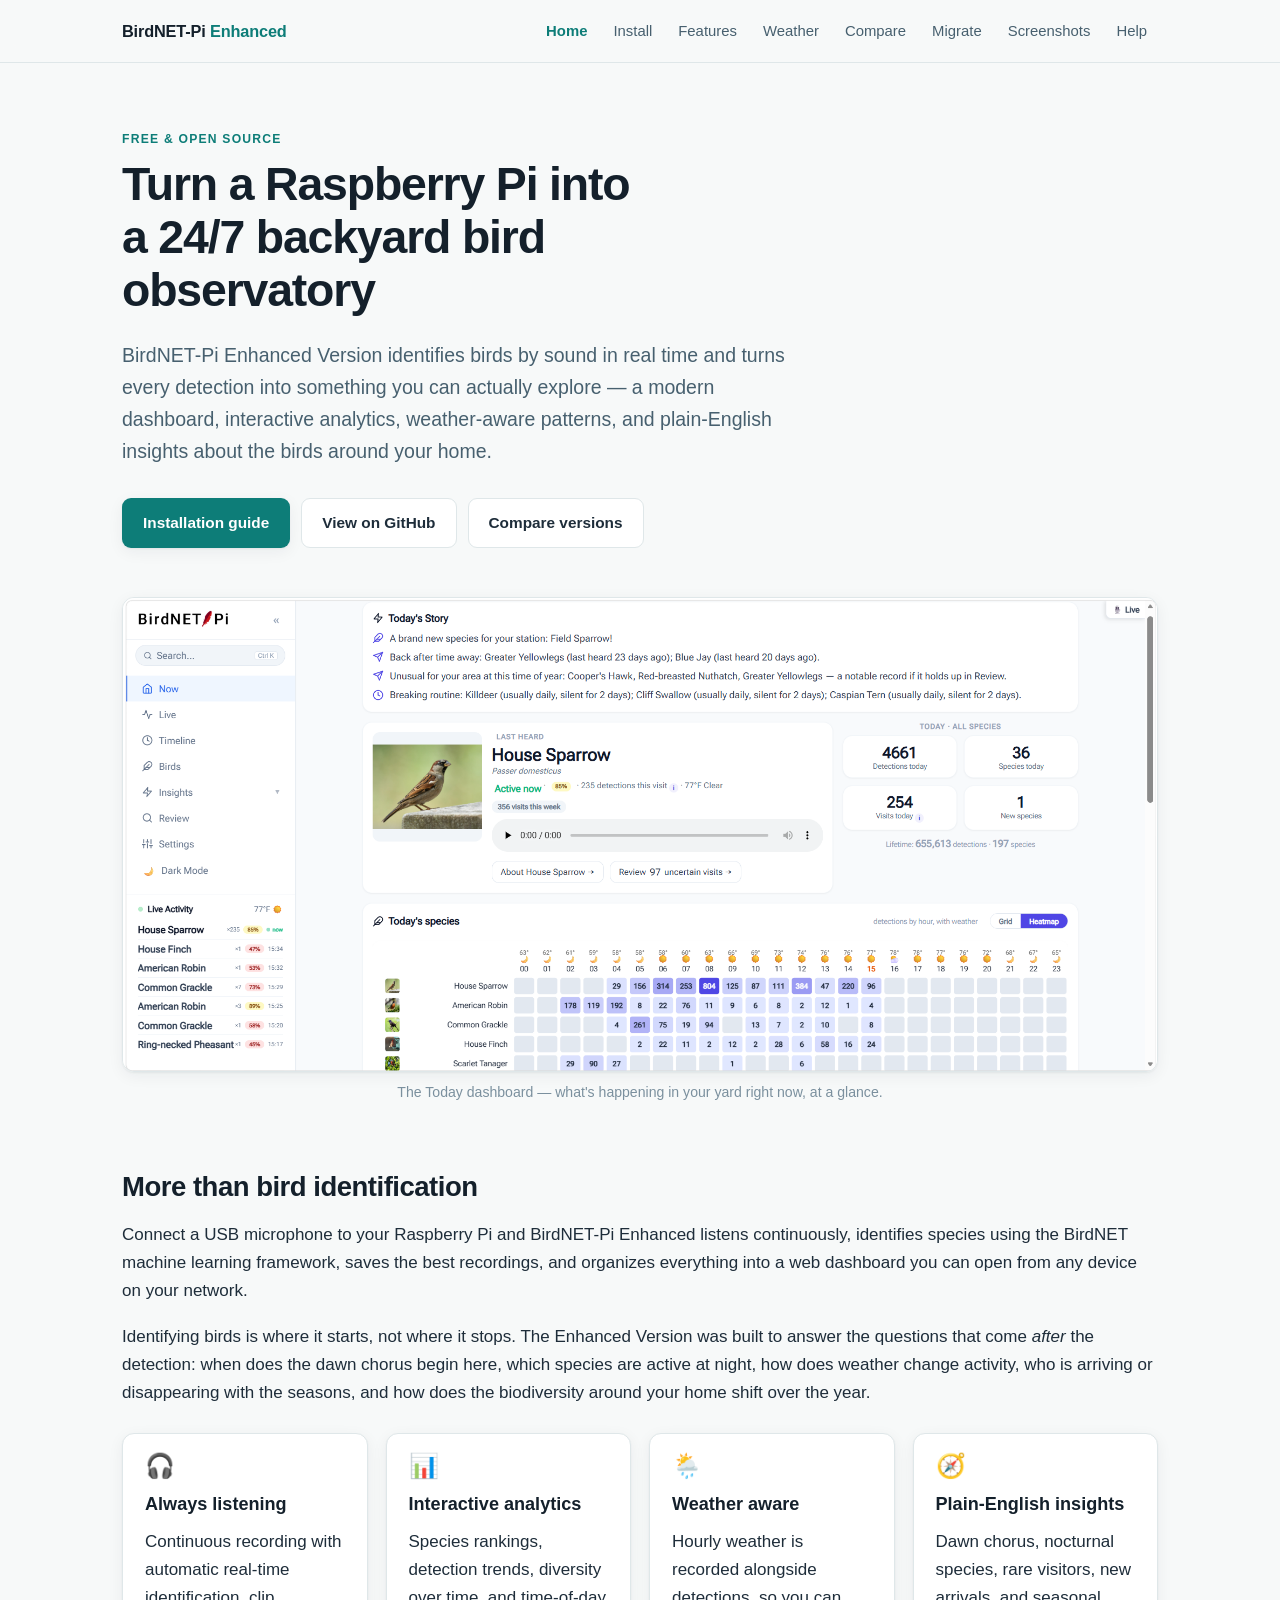
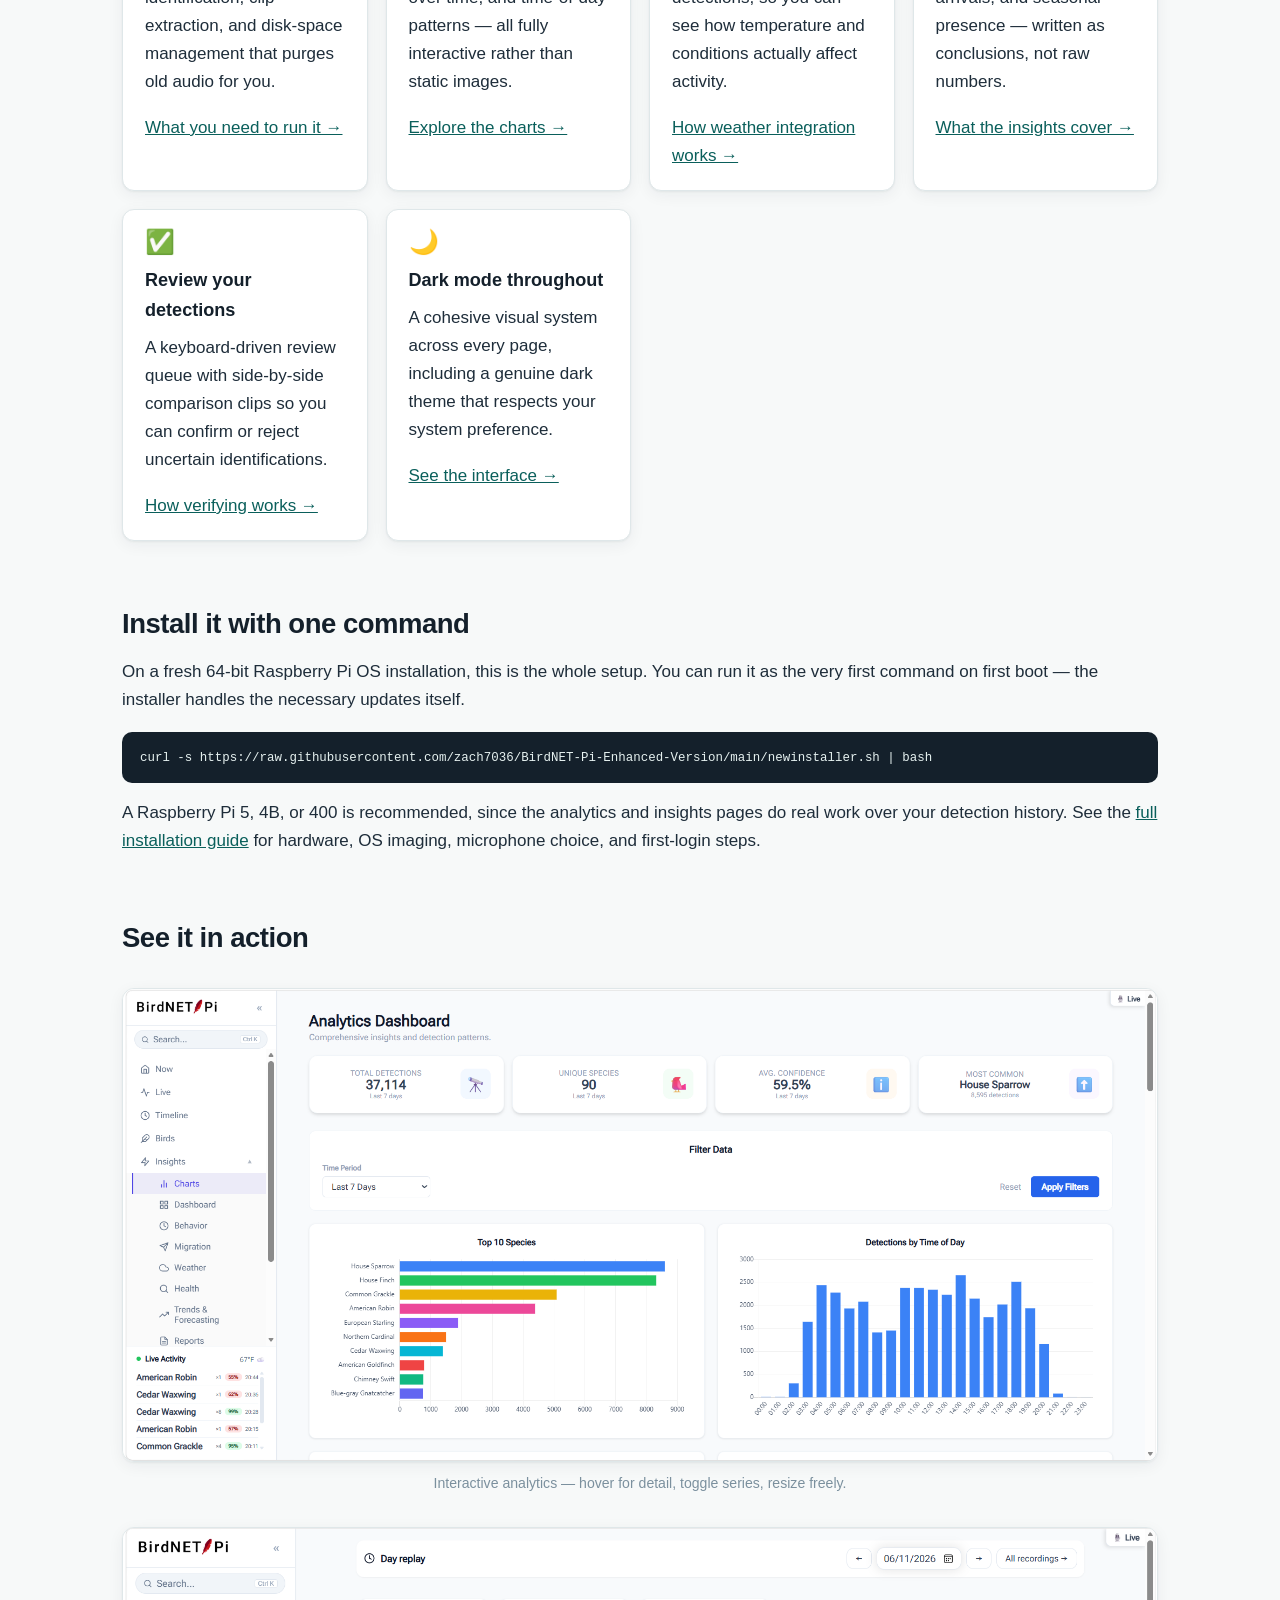
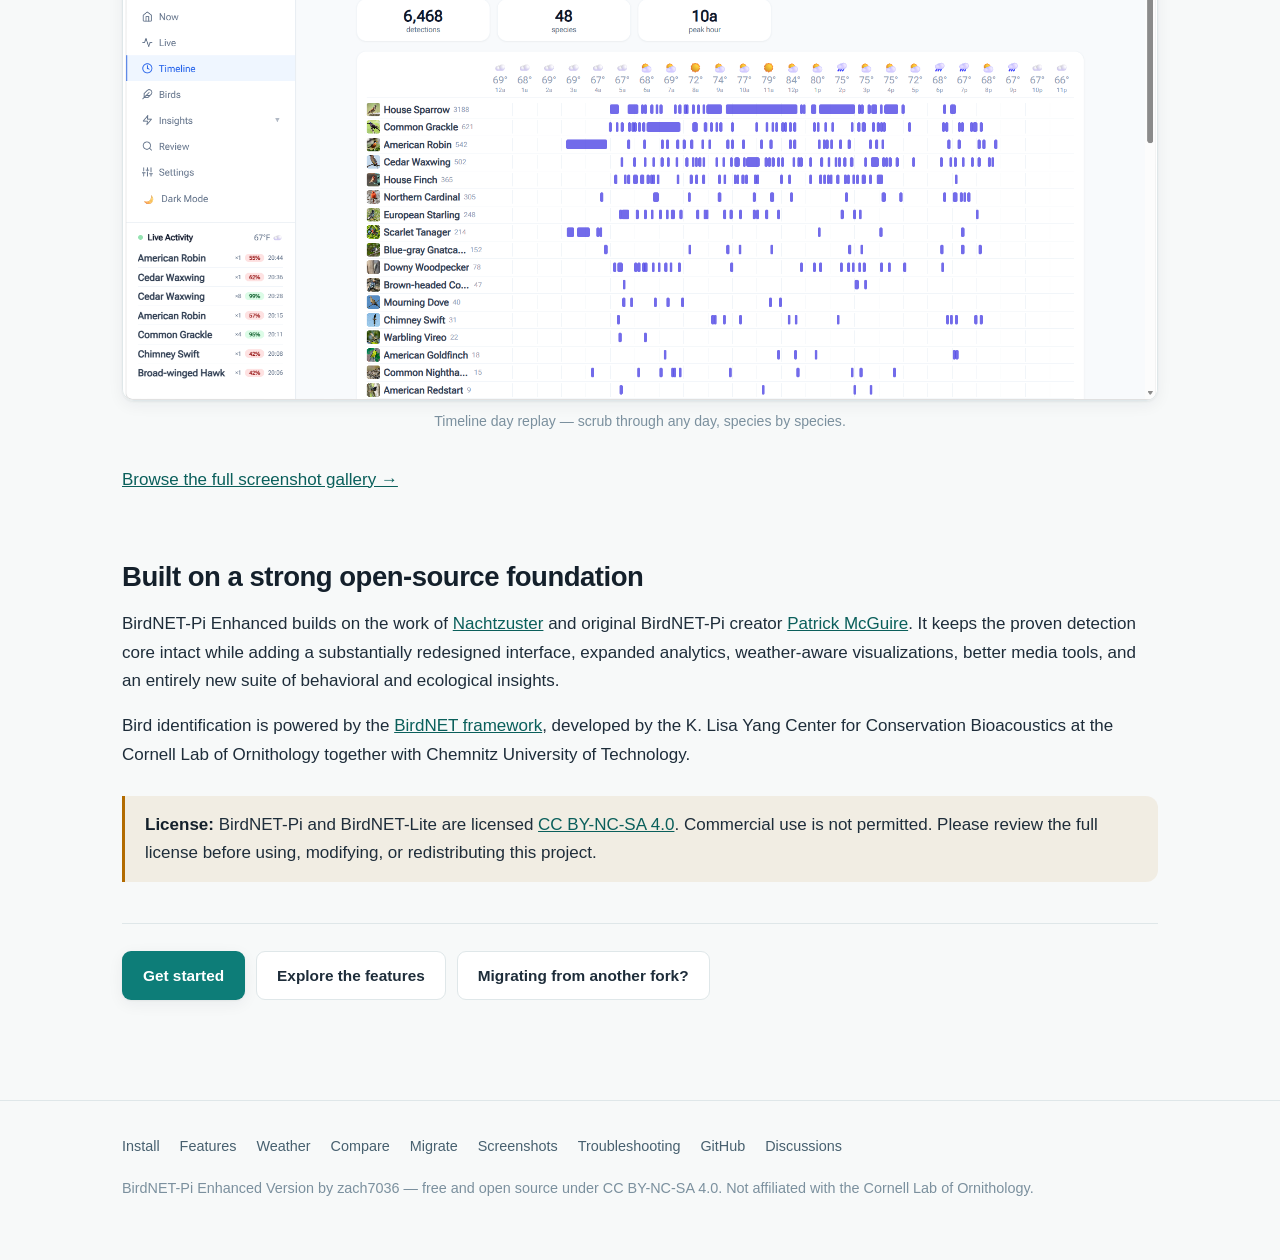
<file: index.html>
<!DOCTYPE html>
<html lang="en">
<head>
<meta charset="utf-8">
<meta name="viewport" content="width=device-width, initial-scale=1">
<title>BirdNET-Pi Enhanced: Bird Identification for Raspberry Pi</title>
<meta name="description" content="Identify birds by sound in real time on a Raspberry Pi. A modern dashboard, interactive analytics, weather-aware patterns, and plain-English insights.">
<link rel="canonical" href="https://zach7036.github.io/BirdNET-Pi-Enhanced-Version/">
<meta name="author" content="zach7036">
<meta property="og:type" content="website">
<meta property="og:site_name" content="BirdNET-Pi Enhanced Version">
<meta property="og:title" content="BirdNET-Pi Enhanced: Bird Identification for Raspberry Pi">
<meta property="og:description" content="Identify birds by sound in real time on a Raspberry Pi. A modern dashboard, interactive analytics, weather-aware patterns, and plain-English insights.">
<meta property="og:url" content="https://zach7036.github.io/BirdNET-Pi-Enhanced-Version/">
<meta property="og:image" content="https://zach7036.github.io/BirdNET-Pi-Enhanced-Version/assets/img/birdnet-pi-enhanced-dashboard.png">
<meta name="twitter:card" content="summary_large_image">
<meta name="twitter:title" content="BirdNET-Pi Enhanced: Bird Identification for Raspberry Pi">
<meta name="twitter:description" content="Identify birds by sound in real time on a Raspberry Pi. A modern dashboard, interactive analytics, weather-aware patterns, and plain-English insights.">
<meta name="twitter:image" content="https://zach7036.github.io/BirdNET-Pi-Enhanced-Version/assets/img/birdnet-pi-enhanced-dashboard.png">
<link rel="icon" href="favicon.ico" sizes="any">
<link rel="icon" type="image/png" href="assets/icon-192.png" sizes="192x192">
<link rel="apple-touch-icon" href="assets/icon-192.png">
<link rel="stylesheet" href="assets/style.css">
<script type="application/ld+json">
{
  "@context": "https://schema.org",
  "@type": "WebSite",
  "name": "BirdNET-Pi Enhanced",
  "alternateName": ["BirdNET-Pi Enhanced Version", "BirdNET-Pi Enhanced by zach7036"],
  "url": "https://zach7036.github.io/BirdNET-Pi-Enhanced-Version/"
}
</script>
<script type="application/ld+json">
{
  "@context": "https://schema.org",
  "@type": "SoftwareApplication",
  "name": "BirdNET-Pi Enhanced Version",
  "alternateName": "BirdNET-Pi Enhanced",
  "applicationCategory": "MultimediaApplication",
  "applicationSubCategory": "Acoustic bird monitoring",
  "operatingSystem": "Raspberry Pi OS (64-bit), Debian",
  "url": "https://zach7036.github.io/BirdNET-Pi-Enhanced-Version/",
  "downloadUrl": "https://github.com/zach7036/BirdNET-Pi-Enhanced-Version",
  "codeRepository": "https://github.com/zach7036/BirdNET-Pi-Enhanced-Version",
  "license": "https://creativecommons.org/licenses/by-nc-sa/4.0/",
  "author": { "@type": "Person", "name": "zach7036" },
  "offers": { "@type": "Offer", "price": "0", "priceCurrency": "USD" },
  "description": "A modern, actively maintained version of BirdNET-Pi for the Raspberry Pi, adding a redesigned interface, interactive analytics, weather integration, eBird export tools, a detection review queue, and plain-English behavioral insights.",
  "featureList": [
    "Real-time birdsong identification with BirdNET",
    "Modern responsive dashboard",
    "Interactive analytics and charts",
    "Live audio stream and spectrogram",
    "Weather-aware activity analysis",
    "Behavioral insights and seasonality reports",
    "Detection review queue",
    "eBird checklist export",
    "BirdWeather integration",
    "Dark mode"
  ]
}
</script>
</head>
<body>
<a class="skip-link" href="#main">Skip to content</a>
<header class="site-header">
  <div class="wrap">
    <a class="brand" href="index.html">BirdNET-Pi <span>Enhanced</span></a>
    <nav class="site-nav" aria-label="Main">
      <a href="index.html" aria-current="page">Home</a>
      <a href="install.html">Install</a>
      <a href="features.html">Features</a>
      <a href="weather.html">Weather</a>
      <a href="compare.html">Compare</a>
      <a href="migrate.html">Migrate</a>
      <a href="screenshots.html">Screenshots</a>
      <a href="troubleshooting.html">Help</a>
    </nav>
  </div>
</header>

<main id="main">
<div class="wrap">

  <section class="hero">
    <p class="kicker">Free &amp; open source</p>
    <h1>Turn a Raspberry Pi into a 24/7 backyard bird observatory</h1>
    <p class="lead">
      BirdNET-Pi Enhanced Version identifies birds by sound in real time and turns every
      detection into something you can actually explore — a modern dashboard, interactive
      analytics, weather-aware patterns, and plain-English insights about the birds around
      your home.
    </p>
    <div class="cta-row">
      <a class="btn btn-primary" href="install.html">Installation guide</a>
      <a class="btn btn-ghost" href="https://github.com/zach7036/BirdNET-Pi-Enhanced-Version">View on GitHub</a>
      <a class="btn btn-ghost" href="compare.html">Compare versions</a>
    </div>
  </section>

  <figure>
    <img src="assets/img/birdnet-pi-enhanced-dashboard.png"
         alt="BirdNET-Pi Enhanced Version dashboard showing Today's Story, the last heard bird with a photo, detection totals, and an hourly species heatmap"
         width="1600" height="900" loading="eager">
    <figcaption>The Today dashboard — what's happening in your yard right now, at a glance.</figcaption>
  </figure>

  <h2>More than bird identification</h2>
  <p>
    Connect a USB microphone to your Raspberry Pi and BirdNET-Pi Enhanced listens continuously,
    identifies species using the BirdNET machine learning framework, saves the best recordings,
    and organizes everything into a web dashboard you can open from any device on your network.
  </p>
  <p>
    Identifying birds is where it starts, not where it stops. The Enhanced Version was built to
    answer the questions that come <em>after</em> the detection: when does the dawn chorus begin
    here, which species are active at night, how does weather change activity, who is arriving
    or disappearing with the seasons, and how does the biodiversity around your home shift over
    the year.
  </p>

  <div class="grid grid-3">
    <div class="card">
      <span class="card-icon" aria-hidden="true">🎧</span>
      <h3>Always listening</h3>
      <p>Continuous recording with automatic real-time identification, clip extraction, and disk-space management that purges old audio for you.</p>
      <p><a href="install.html">What you need to run it &rarr;</a></p>
    </div>
    <div class="card">
      <span class="card-icon" aria-hidden="true">📊</span>
      <h3>Interactive analytics</h3>
      <p>Species rankings, detection trends, diversity over time, and time-of-day patterns — all fully interactive rather than static images.</p>
      <p><a href="features.html#analytics">Explore the charts &rarr;</a></p>
    </div>
    <div class="card">
      <span class="card-icon" aria-hidden="true">🌦️</span>
      <h3>Weather aware</h3>
      <p>Hourly weather is recorded alongside detections, so you can see how temperature and conditions actually affect activity.</p>
      <p><a href="weather.html">How weather integration works &rarr;</a></p>
    </div>
    <div class="card">
      <span class="card-icon" aria-hidden="true">🧭</span>
      <h3>Plain-English insights</h3>
      <p>Dawn chorus, nocturnal species, rare visitors, new arrivals, and seasonal presence — written as conclusions, not raw numbers.</p>
      <p><a href="features.html#insights">What the insights cover &rarr;</a></p>
    </div>
    <div class="card">
      <span class="card-icon" aria-hidden="true">✅</span>
      <h3>Review your detections</h3>
      <p>A keyboard-driven review queue with side-by-side comparison clips so you can confirm or reject uncertain identifications.</p>
      <p><a href="features.html#review">How verifying works &rarr;</a></p>
    </div>
    <div class="card">
      <span class="card-icon" aria-hidden="true">🌙</span>
      <h3>Dark mode throughout</h3>
      <p>A cohesive visual system across every page, including a genuine dark theme that respects your system preference.</p>
      <p><a href="screenshots.html">See the interface &rarr;</a></p>
    </div>
  </div>

  <h2>Install it with one command</h2>
  <p>
    On a fresh 64-bit Raspberry Pi OS installation, this is the whole setup. You can run it as
    the very first command on first boot — the installer handles the necessary updates itself.
  </p>
  <pre><code>curl -s https://raw.githubusercontent.com/zach7036/BirdNET-Pi-Enhanced-Version/main/newinstaller.sh | bash</code></pre>
  <p>
    A Raspberry Pi 5, 4B, or 400 is recommended, since the analytics and insights pages do real
    work over your detection history. See the
    <a href="install.html">full installation guide</a> for hardware, OS imaging, microphone
    choice, and first-login steps.
  </p>

  <h2>See it in action</h2>

  <figure>
    <img src="assets/img/birdnet-pi-analytics-dashboard.png"
         alt="BirdNET-Pi Enhanced analytics dashboard with interactive charts for top species, detections by time of day, and detection trends"
         width="1600" height="900" loading="lazy">
    <figcaption>Interactive analytics — hover for detail, toggle series, resize freely.</figcaption>
  </figure>

  <figure>
    <img src="assets/img/birdnet-pi-timeline-day-replay.png"
         alt="BirdNET-Pi Enhanced timeline day replay showing species lanes with visit blocks across 24 hours and a weather strip"
         width="1600" height="900" loading="lazy">
    <figcaption>Timeline day replay — scrub through any day, species by species.</figcaption>
  </figure>

  <p><a href="screenshots.html">Browse the full screenshot gallery →</a></p>

  <h2>Built on a strong open-source foundation</h2>
  <p>
    BirdNET-Pi Enhanced builds on the work of
    <a href="https://github.com/Nachtzuster/BirdNET-Pi">Nachtzuster</a> and original BirdNET-Pi
    creator <a href="https://github.com/mcguirepr89/BirdNET-Pi">Patrick McGuire</a>. It keeps the
    proven detection core intact while adding a substantially redesigned interface, expanded
    analytics, weather-aware visualizations, better media tools, and an entirely new suite of
    behavioral and ecological insights.
  </p>
  <p>
    Bird identification is powered by the
    <a href="https://github.com/kahst/BirdNET-Analyzer">BirdNET framework</a>, developed by the
    K. Lisa Yang Center for Conservation Bioacoustics at the Cornell Lab of Ornithology together
    with Chemnitz University of Technology.
  </p>

  <div class="note warn">
    <p>
      <strong>License:</strong> BirdNET-Pi and BirdNET-Lite are licensed
      <a href="https://creativecommons.org/licenses/by-nc-sa/4.0/">CC BY-NC-SA 4.0</a>.
      Commercial use is not permitted. Please review the full license before using, modifying,
      or redistributing this project.
    </p>
  </div>

  <div class="next-steps">
    <a class="btn btn-primary" href="install.html">Get started</a>
    <a class="btn btn-ghost" href="features.html">Explore the features</a>
    <a class="btn btn-ghost" href="migrate.html">Migrating from another fork?</a>
  </div>

</div>
</main>

<footer class="site-footer">
  <div class="wrap">
    <div class="footer-links">
      <a href="install.html">Install</a>
      <a href="features.html">Features</a>
      <a href="weather.html">Weather</a>
      <a href="compare.html">Compare</a>
      <a href="migrate.html">Migrate</a>
      <a href="screenshots.html">Screenshots</a>
      <a href="troubleshooting.html">Troubleshooting</a>
      <a href="https://github.com/zach7036/BirdNET-Pi-Enhanced-Version">GitHub</a>
      <a href="https://github.com/zach7036/BirdNET-Pi-Enhanced-Version/discussions">Discussions</a>
    </div>
    <p>
      BirdNET-Pi Enhanced Version by zach7036 — free and open source under CC BY-NC-SA 4.0.
      Not affiliated with the Cornell Lab of Ornithology.
    </p>
  </div>
</footer>
</body>
</html>
</file>
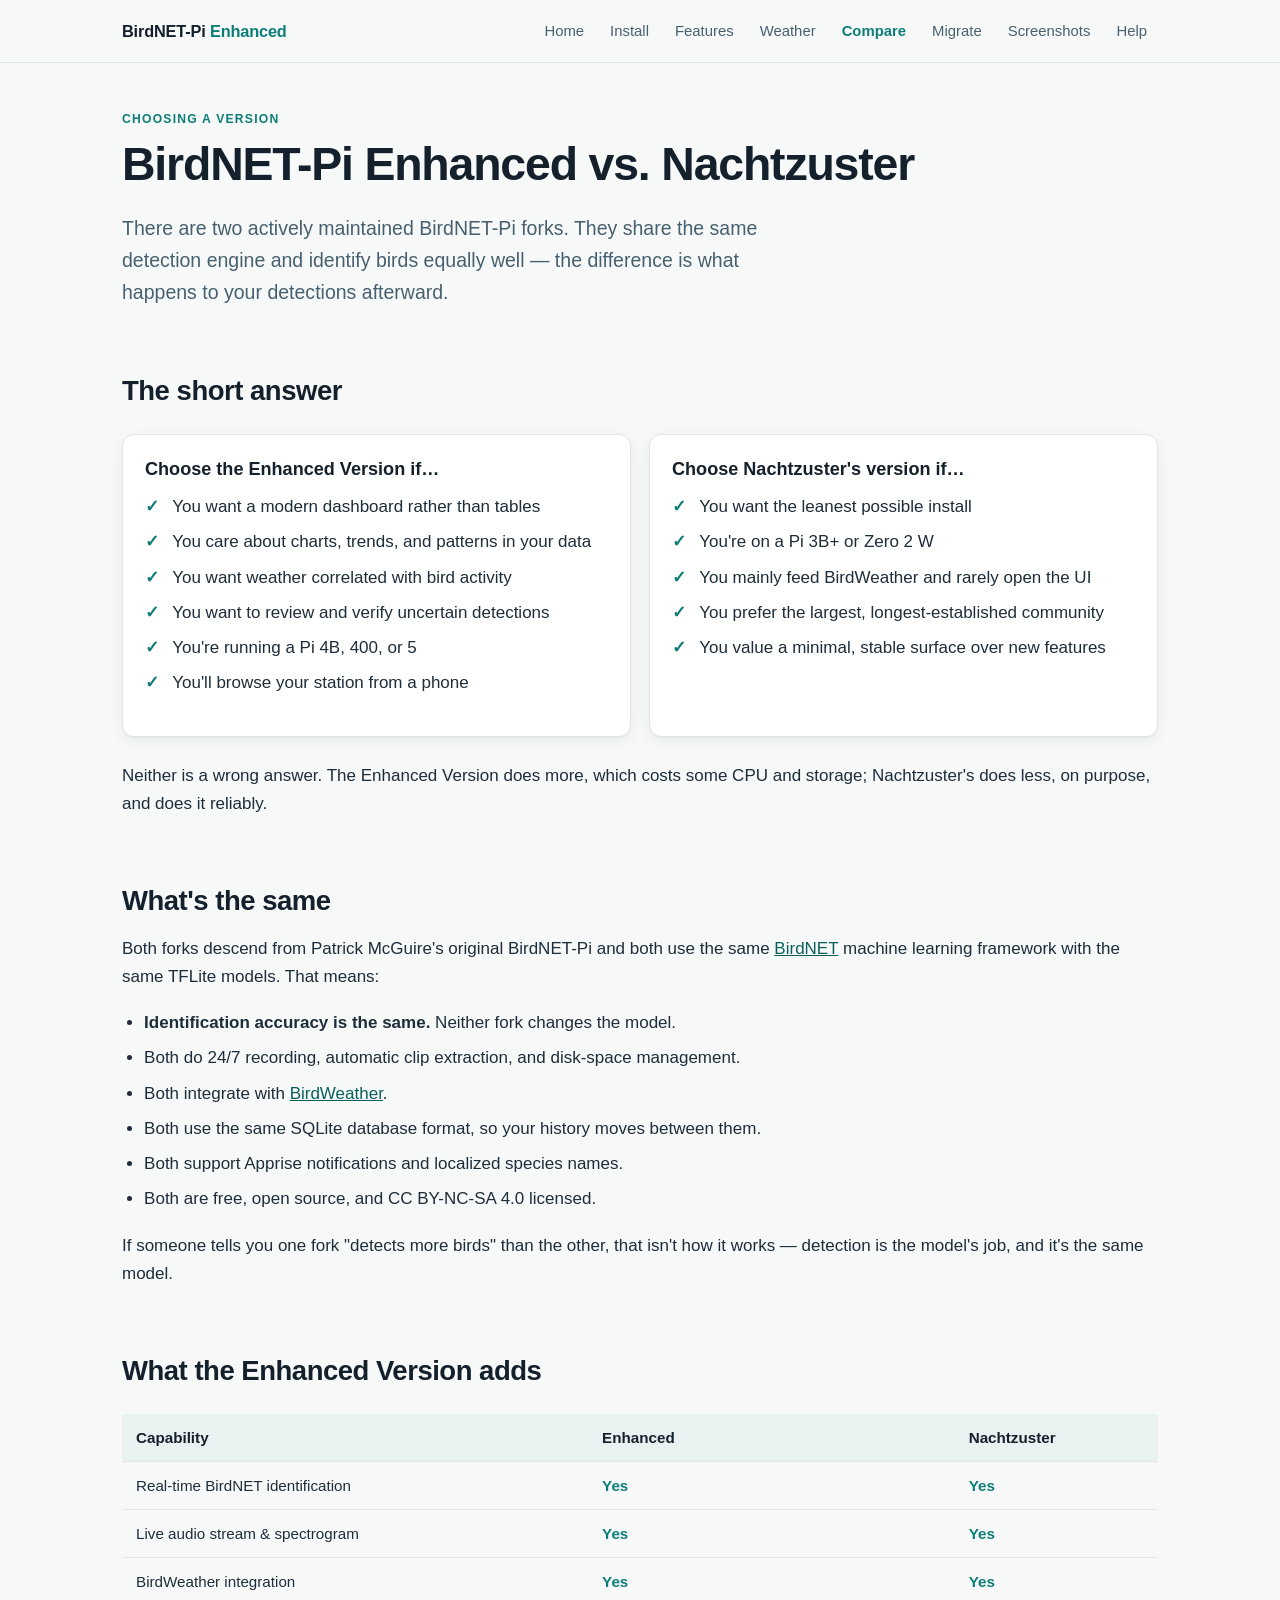
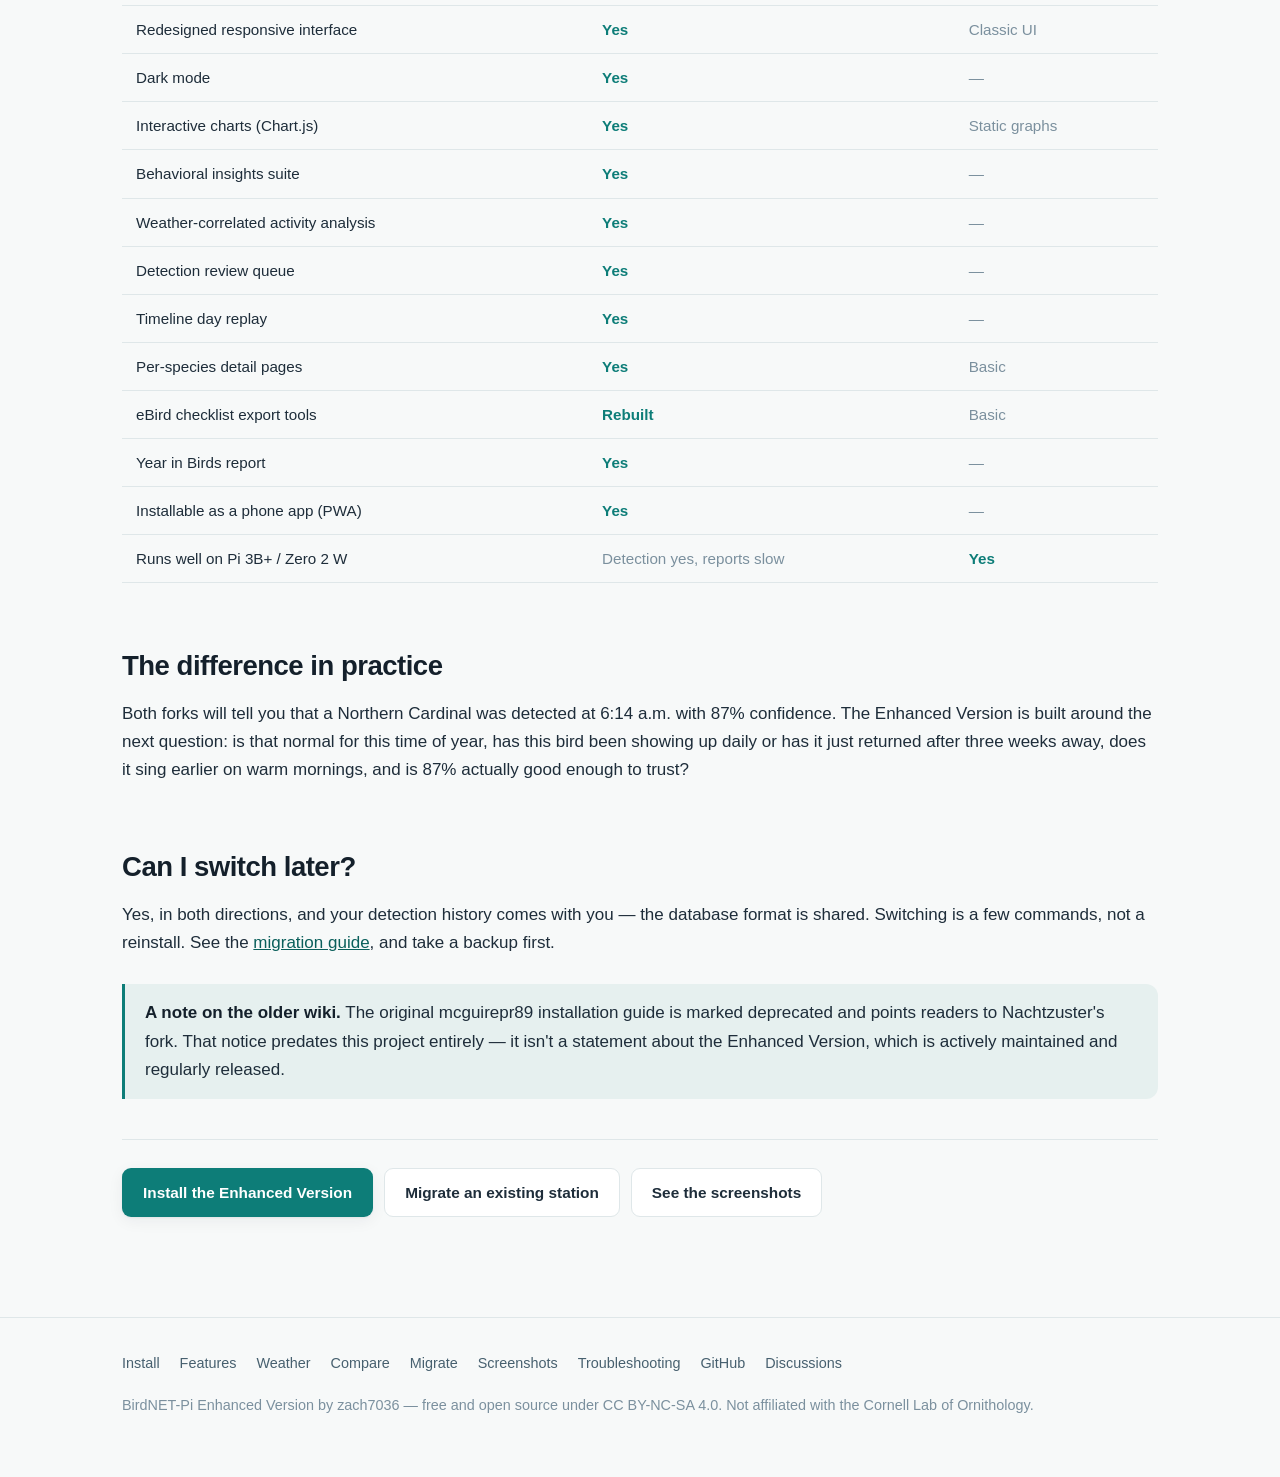
<file: compare.html>
<!DOCTYPE html>
<html lang="en">
<head>
<meta charset="utf-8">
<meta name="viewport" content="width=device-width, initial-scale=1">
<title>BirdNET-Pi Enhanced vs. Nachtzuster: Versions Compared</title>
<meta name="description" content="The two main BirdNET-Pi forks compared: same detection engine, different priorities. See which fits your Raspberry Pi and how you use your data.">
<link rel="canonical" href="https://zach7036.github.io/BirdNET-Pi-Enhanced-Version/compare.html">
<meta property="og:type" content="article">
<meta property="og:site_name" content="BirdNET-Pi Enhanced Version">
<meta property="og:title" content="BirdNET-Pi Enhanced vs. Nachtzuster: Versions Compared">
<meta property="og:description" content="The two main BirdNET-Pi forks compared: same detection engine, different priorities. See which fits your Raspberry Pi and how you use your data.">
<meta property="og:url" content="https://zach7036.github.io/BirdNET-Pi-Enhanced-Version/compare.html">
<meta property="og:image" content="https://zach7036.github.io/BirdNET-Pi-Enhanced-Version/assets/img/birdnet-pi-analytics-dashboard.png">
<meta name="twitter:card" content="summary_large_image">
<meta name="twitter:image" content="https://zach7036.github.io/BirdNET-Pi-Enhanced-Version/assets/img/birdnet-pi-analytics-dashboard.png">
<link rel="icon" href="favicon.ico" sizes="any">
<link rel="icon" type="image/png" href="assets/icon-192.png" sizes="192x192">
<link rel="apple-touch-icon" href="assets/icon-192.png">
<link rel="stylesheet" href="assets/style.css">
</head>
<body>
<a class="skip-link" href="#main">Skip to content</a>
<header class="site-header">
  <div class="wrap">
    <a class="brand" href="index.html">BirdNET-Pi <span>Enhanced</span></a>
    <nav class="site-nav" aria-label="Main">
      <a href="index.html">Home</a>
      <a href="install.html">Install</a>
      <a href="features.html">Features</a>
      <a href="weather.html">Weather</a>
      <a href="compare.html" aria-current="page">Compare</a>
      <a href="migrate.html">Migrate</a>
      <a href="screenshots.html">Screenshots</a>
      <a href="troubleshooting.html">Help</a>
    </nav>
  </div>
</header>

<main id="main">
<div class="wrap">

  <p class="kicker">Choosing a version</p>
  <h1>BirdNET-Pi Enhanced vs. Nachtzuster</h1>
  <p class="lead">
    There are two actively maintained BirdNET-Pi forks. They share the same detection engine and
    identify birds equally well — the difference is what happens to your detections afterward.
  </p>

  <h2>The short answer</h2>
  <div class="grid grid-2">
    <div class="card">
      <h3>Choose the Enhanced Version if…</h3>
      <ul class="plain">
        <li>You want a modern dashboard rather than tables</li>
        <li>You care about charts, trends, and patterns in your data</li>
        <li>You want weather correlated with bird activity</li>
        <li>You want to review and verify uncertain detections</li>
        <li>You're running a Pi 4B, 400, or 5</li>
        <li>You'll browse your station from a phone</li>
      </ul>
    </div>
    <div class="card">
      <h3>Choose Nachtzuster's version if…</h3>
      <ul class="plain">
        <li>You want the leanest possible install</li>
        <li>You're on a Pi 3B+ or Zero 2 W</li>
        <li>You mainly feed BirdWeather and rarely open the UI</li>
        <li>You prefer the largest, longest-established community</li>
        <li>You value a minimal, stable surface over new features</li>
      </ul>
    </div>
  </div>
  <p>
    Neither is a wrong answer. The Enhanced Version does more, which costs some CPU and storage;
    Nachtzuster's does less, on purpose, and does it reliably.
  </p>

  <h2>What's the same</h2>
  <p>
    Both forks descend from Patrick McGuire's original BirdNET-Pi and both use the same
    <a href="https://github.com/kahst/BirdNET-Analyzer">BirdNET</a> machine learning framework
    with the same TFLite models. That means:
  </p>
  <ul>
    <li><strong>Identification accuracy is the same.</strong> Neither fork changes the model.</li>
    <li>Both do 24/7 recording, automatic clip extraction, and disk-space management.</li>
    <li>Both integrate with <a href="https://app.birdweather.com">BirdWeather</a>.</li>
    <li>Both use the same SQLite database format, so your history moves between them.</li>
    <li>Both support Apprise notifications and localized species names.</li>
    <li>Both are free, open source, and CC BY-NC-SA 4.0 licensed.</li>
  </ul>
  <p>
    If someone tells you one fork "detects more birds" than the other, that isn't how it works —
    detection is the model's job, and it's the same model.
  </p>

  <h2>What the Enhanced Version adds</h2>
  <div class="table-scroll">
    <table>
      <thead>
        <tr><th>Capability</th><th>Enhanced</th><th>Nachtzuster</th></tr>
      </thead>
      <tbody>
        <tr><td>Real-time BirdNET identification</td><td class="yes">Yes</td><td class="yes">Yes</td></tr>
        <tr><td>Live audio stream &amp; spectrogram</td><td class="yes">Yes</td><td class="yes">Yes</td></tr>
        <tr><td>BirdWeather integration</td><td class="yes">Yes</td><td class="yes">Yes</td></tr>
        <tr><td>Redesigned responsive interface</td><td class="yes">Yes</td><td class="no">Classic UI</td></tr>
        <tr><td>Dark mode</td><td class="yes">Yes</td><td class="no">—</td></tr>
        <tr><td>Interactive charts (Chart.js)</td><td class="yes">Yes</td><td class="no">Static graphs</td></tr>
        <tr><td>Behavioral insights suite</td><td class="yes">Yes</td><td class="no">—</td></tr>
        <tr><td>Weather-correlated activity analysis</td><td class="yes">Yes</td><td class="no">—</td></tr>
        <tr><td>Detection review queue</td><td class="yes">Yes</td><td class="no">—</td></tr>
        <tr><td>Timeline day replay</td><td class="yes">Yes</td><td class="no">—</td></tr>
        <tr><td>Per-species detail pages</td><td class="yes">Yes</td><td class="no">Basic</td></tr>
        <tr><td>eBird checklist export tools</td><td class="yes">Rebuilt</td><td class="no">Basic</td></tr>
        <tr><td>Year in Birds report</td><td class="yes">Yes</td><td class="no">—</td></tr>
        <tr><td>Installable as a phone app (PWA)</td><td class="yes">Yes</td><td class="no">—</td></tr>
        <tr><td>Runs well on Pi 3B+ / Zero 2 W</td><td class="no">Detection yes, reports slow</td><td class="yes">Yes</td></tr>
      </tbody>
    </table>
  </div>

  <h2>The difference in practice</h2>
  <p>
    Both forks will tell you that a Northern Cardinal was detected at 6:14 a.m. with 87%
    confidence. The Enhanced Version is built around the next question: is that normal for this
    time of year, has this bird been showing up daily or has it just returned after three weeks
    away, does it sing earlier on warm mornings, and is 87% actually good enough to trust?
  </p>

  <h2>Can I switch later?</h2>
  <p>
    Yes, in both directions, and your detection history comes with you — the database format is
    shared. Switching is a few commands, not a reinstall. See the
    <a href="migrate.html">migration guide</a>, and take a backup first.
  </p>

  <div class="note">
    <p>
      <strong>A note on the older wiki.</strong> The original mcguirepr89 installation guide is
      marked deprecated and points readers to Nachtzuster's fork. That notice predates this
      project entirely — it isn't a statement about the Enhanced Version, which is actively
      maintained and regularly released.
    </p>
  </div>

  <div class="next-steps">
    <a class="btn btn-primary" href="install.html">Install the Enhanced Version</a>
    <a class="btn btn-ghost" href="migrate.html">Migrate an existing station</a>
    <a class="btn btn-ghost" href="screenshots.html">See the screenshots</a>
  </div>

</div>
</main>

<footer class="site-footer">
  <div class="wrap">
    <div class="footer-links">
      <a href="install.html">Install</a>
      <a href="features.html">Features</a>
      <a href="weather.html">Weather</a>
      <a href="compare.html">Compare</a>
      <a href="migrate.html">Migrate</a>
      <a href="screenshots.html">Screenshots</a>
      <a href="troubleshooting.html">Troubleshooting</a>
      <a href="https://github.com/zach7036/BirdNET-Pi-Enhanced-Version">GitHub</a>
      <a href="https://github.com/zach7036/BirdNET-Pi-Enhanced-Version/discussions">Discussions</a>
    </div>
    <p>
      BirdNET-Pi Enhanced Version by zach7036 — free and open source under CC BY-NC-SA 4.0.
      Not affiliated with the Cornell Lab of Ornithology.
    </p>
  </div>
</footer>
</body>
</html>
</file>
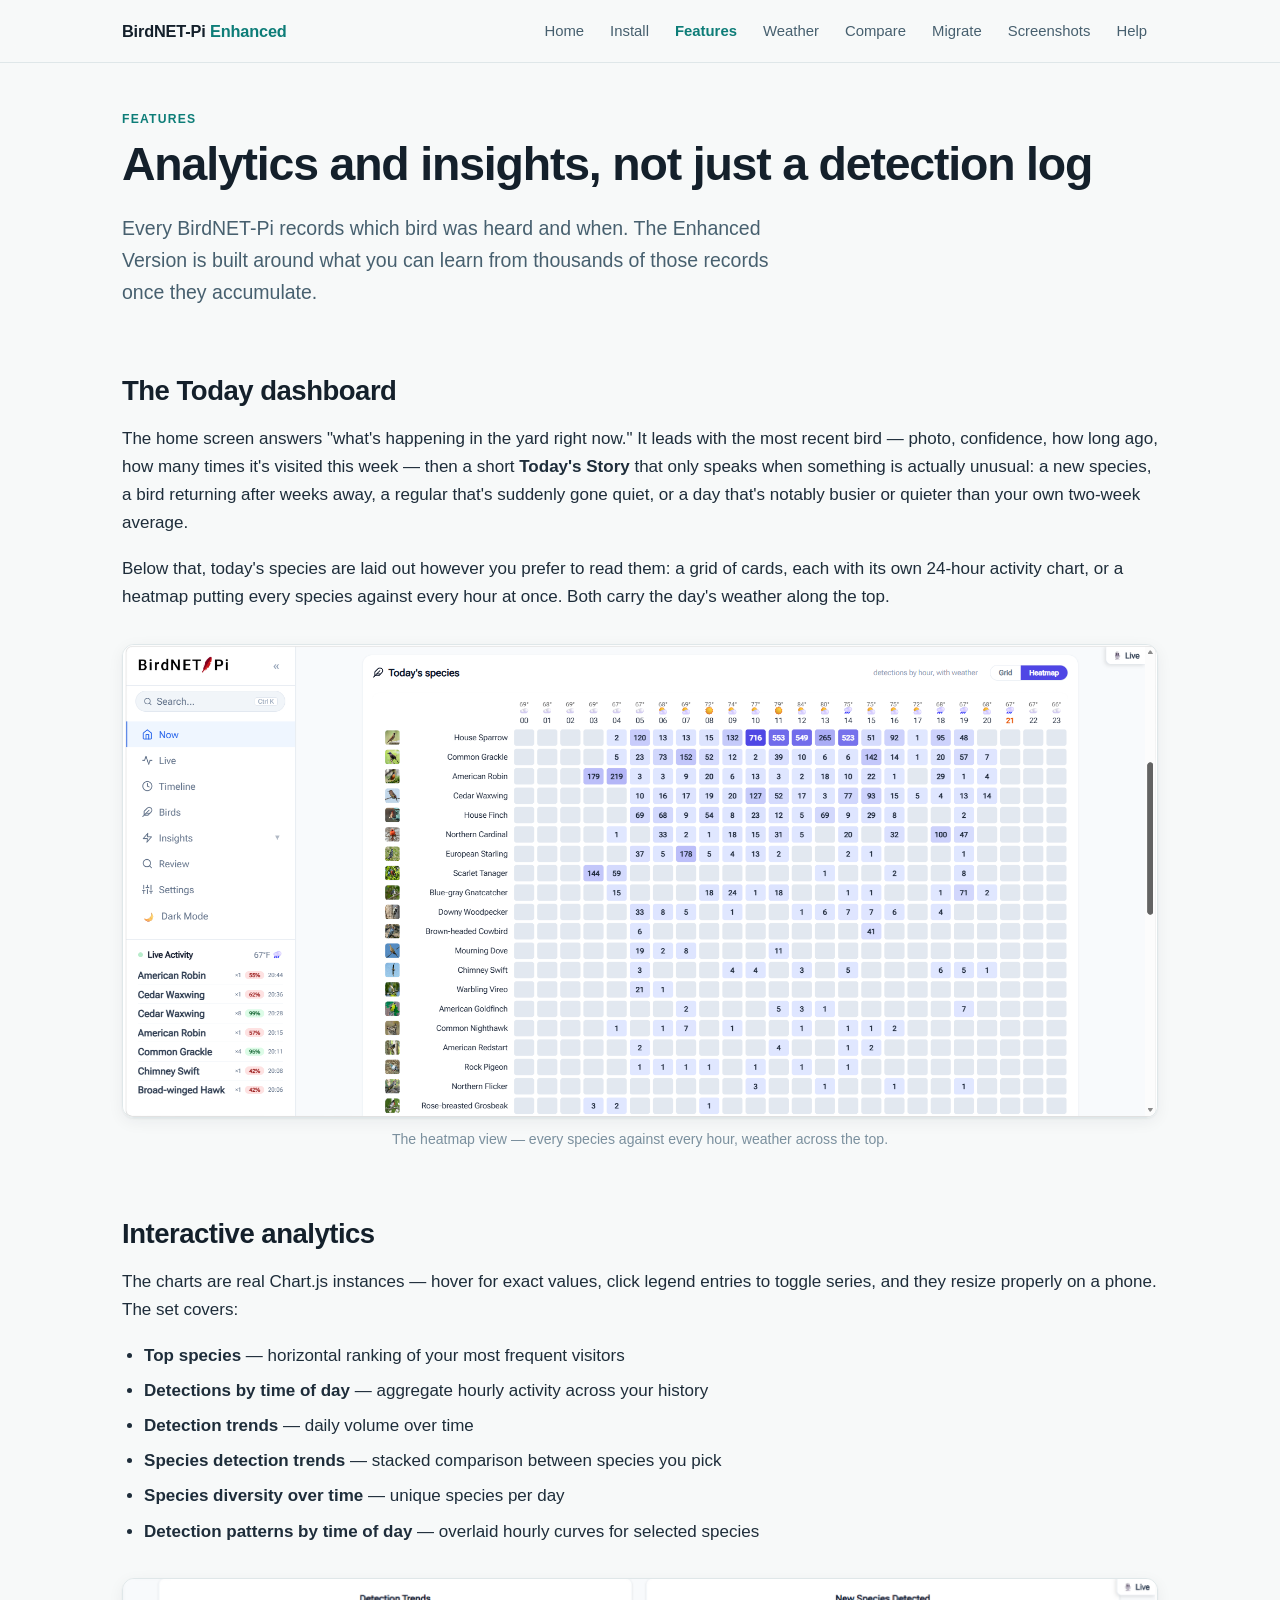
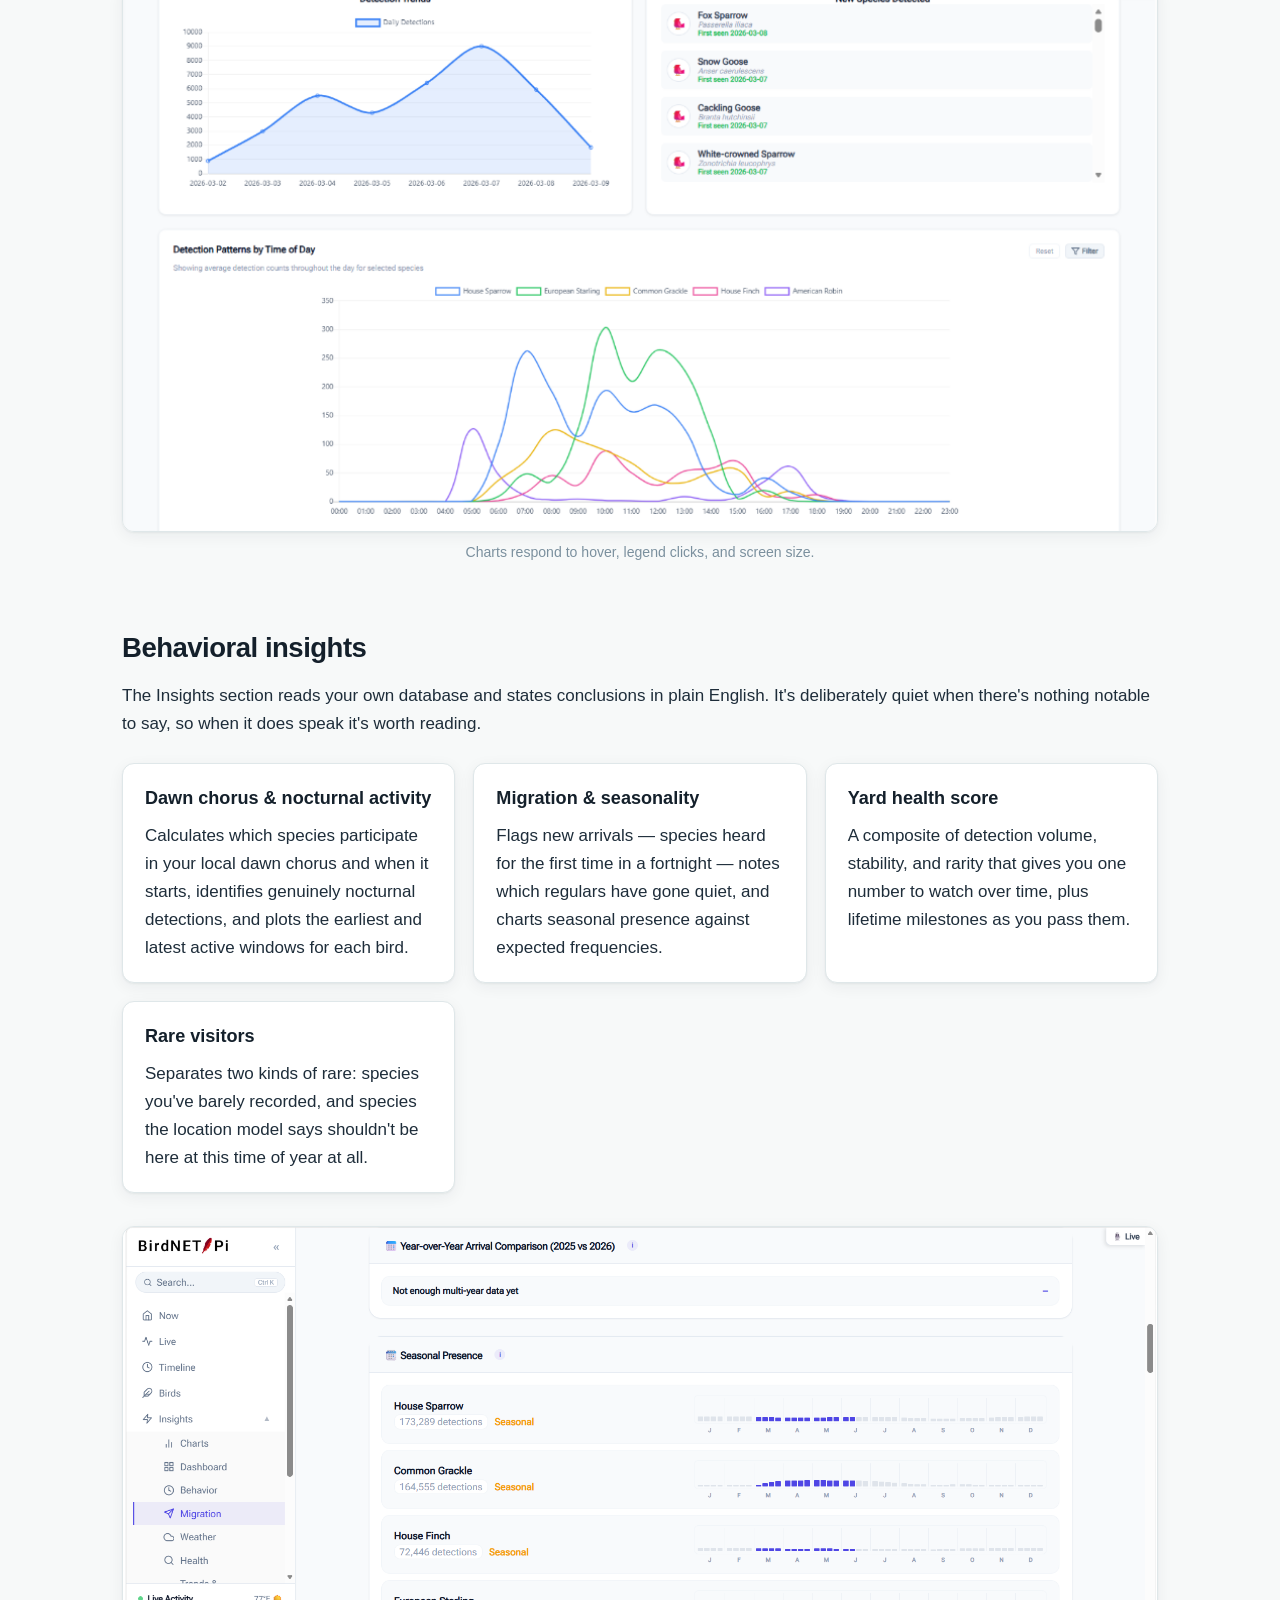
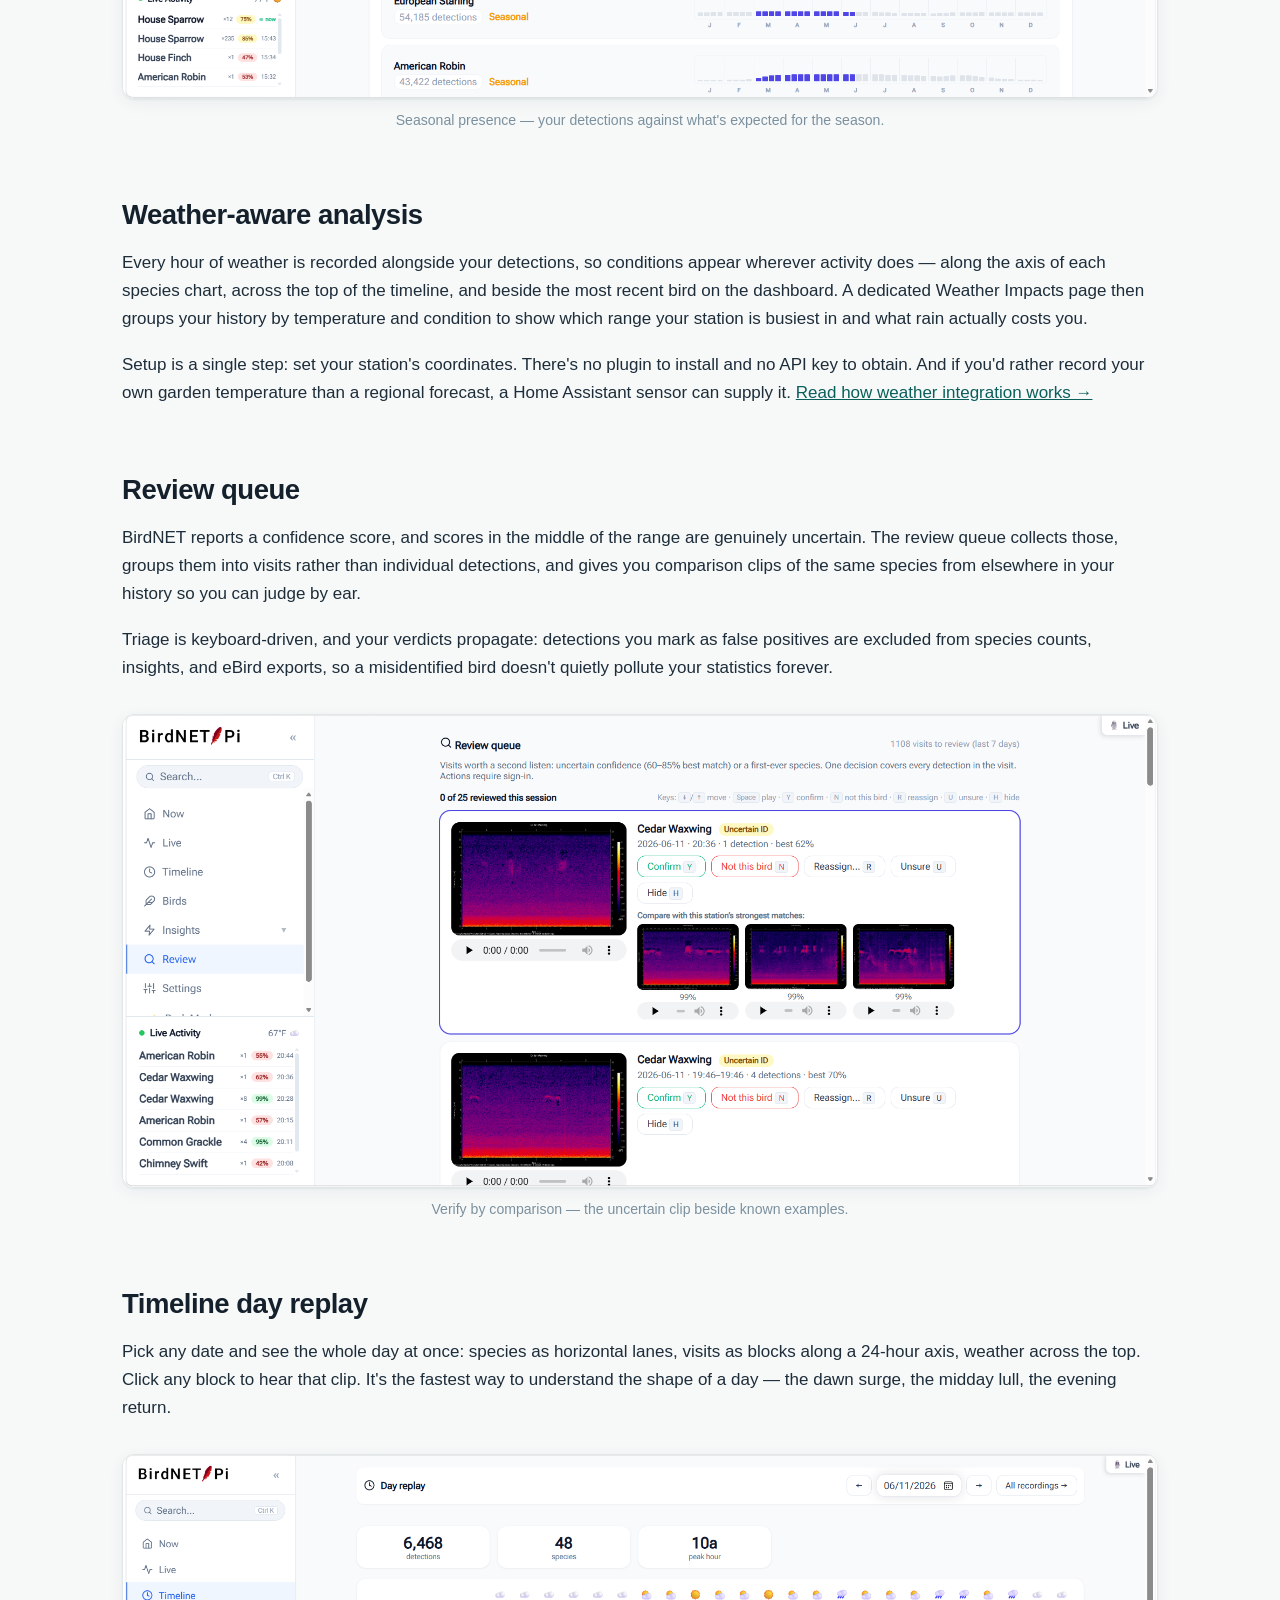
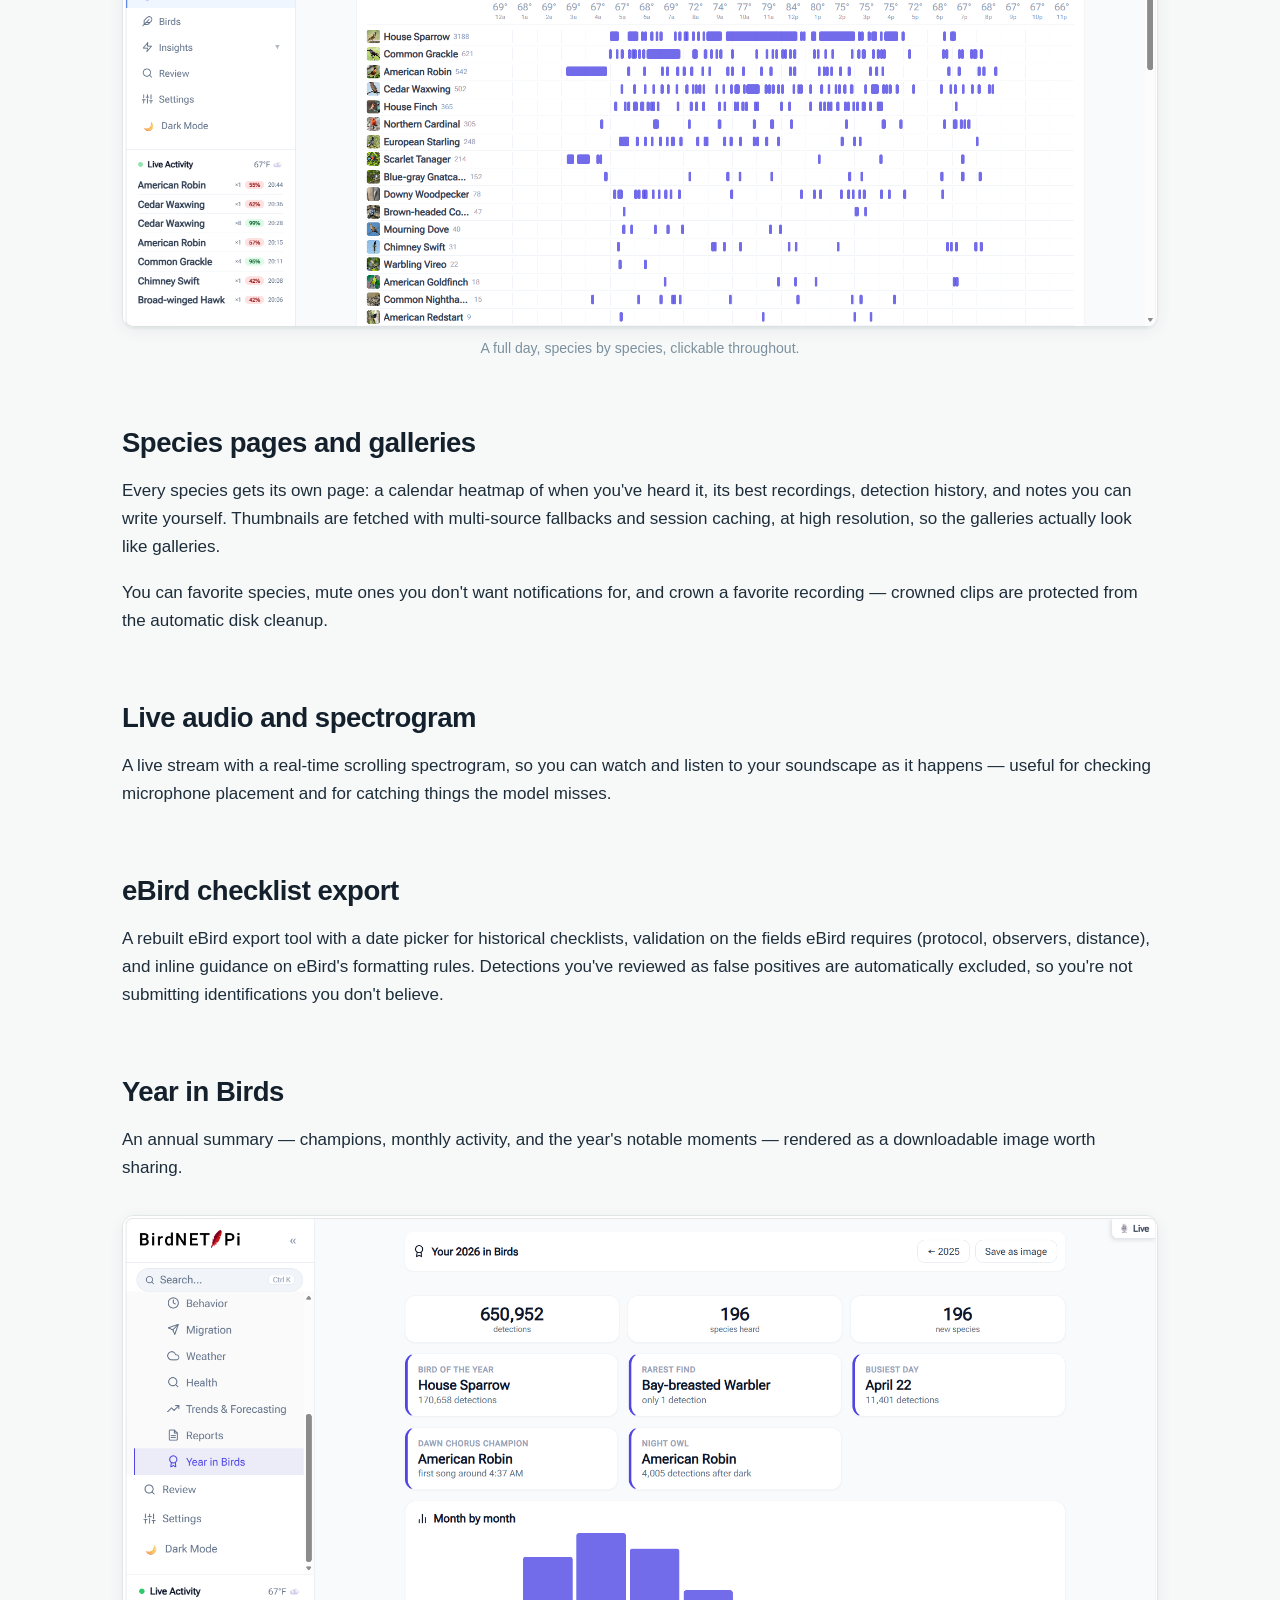
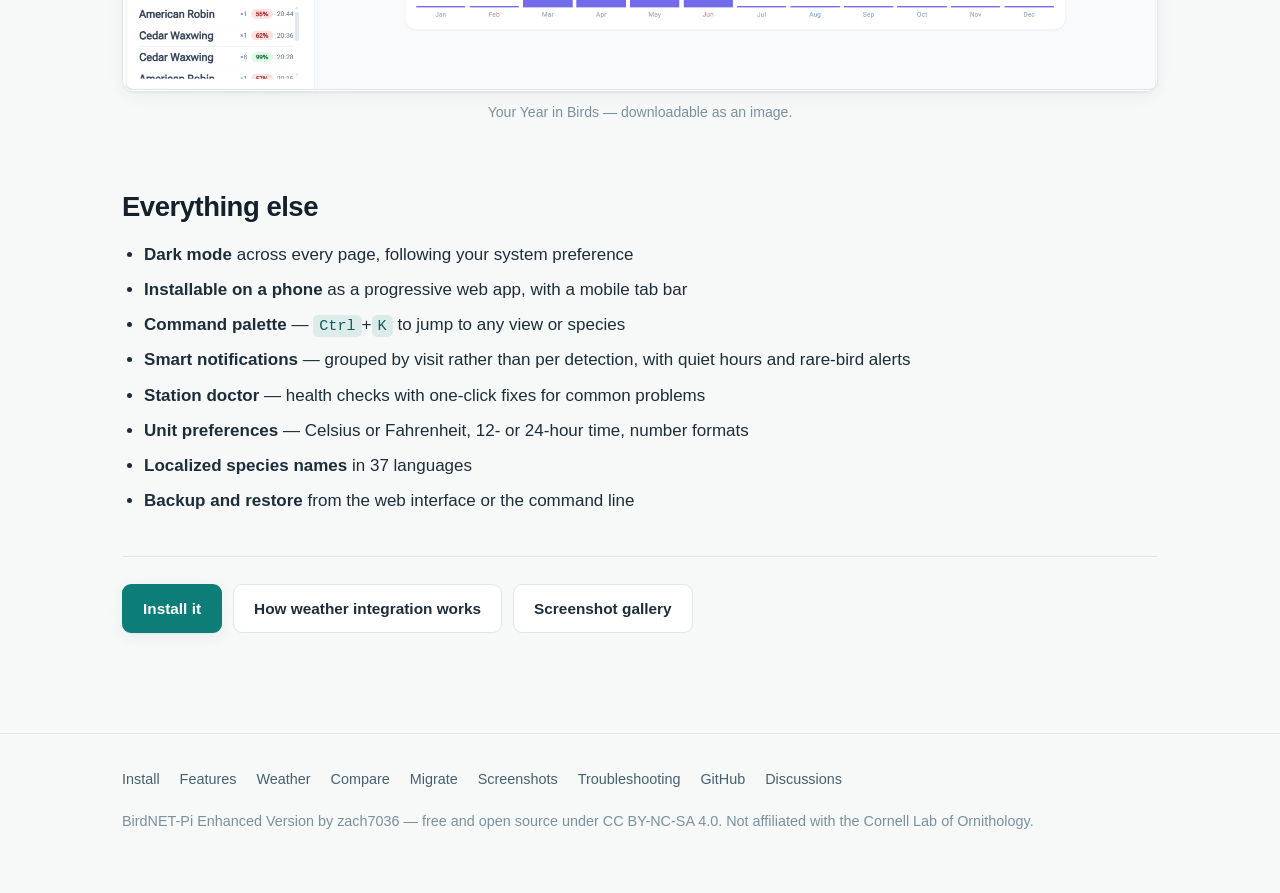
<file: features.html>
<!DOCTYPE html>
<html lang="en">
<head>
<meta charset="utf-8">
<meta name="viewport" content="width=device-width, initial-scale=1">
<title>BirdNET-Pi Enhanced Features, Analytics and Insights</title>
<meta name="description" content="Interactive charts, behavioral insights, dawn chorus and nocturnal analysis, seasonal presence, a detection review queue, and timeline day replay.">
<link rel="canonical" href="https://zach7036.github.io/BirdNET-Pi-Enhanced-Version/features.html">
<meta property="og:type" content="article">
<meta property="og:site_name" content="BirdNET-Pi Enhanced Version">
<meta property="og:title" content="BirdNET-Pi Enhanced Features, Analytics and Insights">
<meta property="og:description" content="Interactive charts, behavioral insights, dawn chorus and nocturnal analysis, seasonal presence, a detection review queue, and timeline day replay.">
<meta property="og:url" content="https://zach7036.github.io/BirdNET-Pi-Enhanced-Version/features.html">
<meta property="og:image" content="https://zach7036.github.io/BirdNET-Pi-Enhanced-Version/assets/img/birdnet-pi-analytics-dashboard.png">
<meta name="twitter:card" content="summary_large_image">
<meta name="twitter:image" content="https://zach7036.github.io/BirdNET-Pi-Enhanced-Version/assets/img/birdnet-pi-analytics-dashboard.png">
<link rel="icon" href="favicon.ico" sizes="any">
<link rel="icon" type="image/png" href="assets/icon-192.png" sizes="192x192">
<link rel="apple-touch-icon" href="assets/icon-192.png">
<link rel="stylesheet" href="assets/style.css">
</head>
<body>
<a class="skip-link" href="#main">Skip to content</a>
<header class="site-header">
  <div class="wrap">
    <a class="brand" href="index.html">BirdNET-Pi <span>Enhanced</span></a>
    <nav class="site-nav" aria-label="Main">
      <a href="index.html">Home</a>
      <a href="install.html">Install</a>
      <a href="features.html" aria-current="page">Features</a>
      <a href="weather.html">Weather</a>
      <a href="compare.html">Compare</a>
      <a href="migrate.html">Migrate</a>
      <a href="screenshots.html">Screenshots</a>
      <a href="troubleshooting.html">Help</a>
    </nav>
  </div>
</header>

<main id="main">
<div class="wrap">

  <p class="kicker">Features</p>
  <h1>Analytics and insights, not just a detection log</h1>
  <p class="lead">
    Every BirdNET-Pi records which bird was heard and when. The Enhanced Version is built around
    what you can learn from thousands of those records once they accumulate.
  </p>

  <h2>The Today dashboard</h2>
  <p>
    The home screen answers "what's happening in the yard right now." It leads with the most
    recent bird — photo, confidence, how long ago, how many times it's visited this week — then a
    short <strong>Today's Story</strong> that only speaks when something is actually unusual: a
    new species, a bird returning after weeks away, a regular that's suddenly gone quiet, or a
    day that's notably busier or quieter than your own two-week average.
  </p>
  <p>
    Below that, today's species are laid out however you prefer to read them: a grid of cards,
    each with its own 24-hour activity chart, or a heatmap putting every species against every
    hour at once. Both carry the day's weather along the top.
  </p>
  <figure>
    <img src="assets/img/birdnet-pi-species-heatmap-weather.png"
         alt="BirdNET-Pi Enhanced today's species heatmap: a species by 24-hour grid with detection counts, bird thumbnails, and hourly temperature and weather along the top"
         width="1600" height="900" loading="lazy">
    <figcaption>The heatmap view — every species against every hour, weather across the top.</figcaption>
  </figure>

  <h2 id="analytics">Interactive analytics</h2>
  <p>
    The charts are real Chart.js instances — hover for exact values, click legend entries to
    toggle series, and they resize properly on a phone. The set covers:
  </p>
  <ul>
    <li><strong>Top species</strong> — horizontal ranking of your most frequent visitors</li>
    <li><strong>Detections by time of day</strong> — aggregate hourly activity across your history</li>
    <li><strong>Detection trends</strong> — daily volume over time</li>
    <li><strong>Species detection trends</strong> — stacked comparison between species you pick</li>
    <li><strong>Species diversity over time</strong> — unique species per day</li>
    <li><strong>Detection patterns by time of day</strong> — overlaid hourly curves for selected species</li>
  </ul>
  <figure>
    <img src="assets/img/birdnet-pi-analytics-charts.png"
         alt="BirdNET-Pi Enhanced interactive charts showing top species ranking and detections by time of day"
         width="1600" height="900" loading="lazy">
    <figcaption>Charts respond to hover, legend clicks, and screen size.</figcaption>
  </figure>

  <h2 id="insights">Behavioral insights</h2>
  <p>
    The Insights section reads your own database and states conclusions in plain English. It's
    deliberately quiet when there's nothing notable to say, so when it does speak it's worth
    reading.
  </p>
  <div class="grid grid-2">
    <div class="card">
      <h3>Dawn chorus &amp; nocturnal activity</h3>
      <p>Calculates which species participate in your local dawn chorus and when it starts, identifies genuinely nocturnal detections, and plots the earliest and latest active windows for each bird.</p>
    </div>
    <div class="card">
      <h3>Migration &amp; seasonality</h3>
      <p>Flags new arrivals — species heard for the first time in a fortnight — notes which regulars have gone quiet, and charts seasonal presence against expected frequencies.</p>
    </div>
    <div class="card">
      <h3>Yard health score</h3>
      <p>A composite of detection volume, stability, and rarity that gives you one number to watch over time, plus lifetime milestones as you pass them.</p>
    </div>
    <div class="card">
      <h3>Rare visitors</h3>
      <p>Separates two kinds of rare: species you've barely recorded, and species the location model says shouldn't be here at this time of year at all.</p>
    </div>
  </div>
  <figure>
    <img src="assets/img/birdnet-pi-seasonal-presence.png"
         alt="BirdNET-Pi Enhanced seasonal presence chart comparing actual detections against expected seasonal frequency for each species"
         width="1600" height="900" loading="lazy">
    <figcaption>Seasonal presence — your detections against what's expected for the season.</figcaption>
  </figure>

  <h2>Weather-aware analysis</h2>
  <p>
    Every hour of weather is recorded alongside your detections, so conditions appear wherever
    activity does — along the axis of each species chart, across the top of the timeline, and
    beside the most recent bird on the dashboard. A dedicated Weather Impacts page then groups
    your history by temperature and condition to show which range your station is busiest in and
    what rain actually costs you.
  </p>
  <p>
    Setup is a single step: set your station's coordinates. There's no plugin to install and no
    API key to obtain. And if you'd rather record your own garden temperature than a regional
    forecast, a Home Assistant sensor can supply it.
    <a href="weather.html">Read how weather integration works &rarr;</a>
  </p>

  <h2 id="review">Review queue</h2>
  <p>
    BirdNET reports a confidence score, and scores in the middle of the range are genuinely
    uncertain. The review queue collects those, groups them into visits rather than individual
    detections, and gives you comparison clips of the same species from elsewhere in your
    history so you can judge by ear.
  </p>
  <p>
    Triage is keyboard-driven, and your verdicts propagate: detections you mark as false
    positives are excluded from species counts, insights, and eBird exports, so a misidentified
    bird doesn't quietly pollute your statistics forever.
  </p>
  <figure>
    <img src="assets/img/birdnet-pi-review-queue.png"
         alt="BirdNET-Pi Enhanced review queue showing an uncertain detection with spectrogram and comparison recordings of the same species"
         width="1600" height="900" loading="lazy">
    <figcaption>Verify by comparison — the uncertain clip beside known examples.</figcaption>
  </figure>

  <h2>Timeline day replay</h2>
  <p>
    Pick any date and see the whole day at once: species as horizontal lanes, visits as blocks
    along a 24-hour axis, weather across the top. Click any block to hear that clip. It's the
    fastest way to understand the shape of a day — the dawn surge, the midday lull, the evening
    return.
  </p>
  <figure>
    <img src="assets/img/birdnet-pi-timeline-day-replay.png"
         alt="BirdNET-Pi Enhanced timeline day replay with species lanes, visit blocks across 24 hours, and a weather strip"
         width="1600" height="900" loading="lazy">
    <figcaption>A full day, species by species, clickable throughout.</figcaption>
  </figure>

  <h2>Species pages and galleries</h2>
  <p>
    Every species gets its own page: a calendar heatmap of when you've heard it, its best
    recordings, detection history, and notes you can write yourself. Thumbnails are fetched with
    multi-source fallbacks and session caching, at high resolution, so the galleries actually
    look like galleries.
  </p>
  <p>
    You can favorite species, mute ones you don't want notifications for, and crown a favorite
    recording — crowned clips are protected from the automatic disk cleanup.
  </p>

  <h2>Live audio and spectrogram</h2>
  <p>
    A live stream with a real-time scrolling spectrogram, so you can watch and listen to your
    soundscape as it happens — useful for checking microphone placement and for catching things
    the model misses.
  </p>

  <h2>eBird checklist export</h2>
  <p>
    A rebuilt eBird export tool with a date picker for historical checklists, validation on the
    fields eBird requires (protocol, observers, distance), and inline guidance on eBird's
    formatting rules. Detections you've reviewed as false positives are automatically excluded,
    so you're not submitting identifications you don't believe.
  </p>

  <h2>Year in Birds</h2>
  <p>
    An annual summary — champions, monthly activity, and the year's notable moments — rendered as
    a downloadable image worth sharing.
  </p>
  <figure>
    <img src="assets/img/birdnet-pi-year-in-birds.png"
         alt="BirdNET-Pi Enhanced Year in Birds annual summary showing champion species and monthly detection bars"
         width="1600" height="900" loading="lazy">
    <figcaption>Your Year in Birds — downloadable as an image.</figcaption>
  </figure>

  <h2>Everything else</h2>
  <ul>
    <li><strong>Dark mode</strong> across every page, following your system preference</li>
    <li><strong>Installable on a phone</strong> as a progressive web app, with a mobile tab bar</li>
    <li><strong>Command palette</strong> — <code>Ctrl</code>+<code>K</code> to jump to any view or species</li>
    <li><strong>Smart notifications</strong> — grouped by visit rather than per detection, with quiet hours and rare-bird alerts</li>
    <li><strong>Station doctor</strong> — health checks with one-click fixes for common problems</li>
    <li><strong>Unit preferences</strong> — Celsius or Fahrenheit, 12- or 24-hour time, number formats</li>
    <li><strong>Localized species names</strong> in 37 languages</li>
    <li><strong>Backup and restore</strong> from the web interface or the command line</li>
  </ul>

  <div class="next-steps">
    <a class="btn btn-primary" href="install.html">Install it</a>
    <a class="btn btn-ghost" href="weather.html">How weather integration works</a>
    <a class="btn btn-ghost" href="screenshots.html">Screenshot gallery</a>
  </div>

</div>
</main>

<footer class="site-footer">
  <div class="wrap">
    <div class="footer-links">
      <a href="install.html">Install</a>
      <a href="features.html">Features</a>
      <a href="weather.html">Weather</a>
      <a href="compare.html">Compare</a>
      <a href="migrate.html">Migrate</a>
      <a href="screenshots.html">Screenshots</a>
      <a href="troubleshooting.html">Troubleshooting</a>
      <a href="https://github.com/zach7036/BirdNET-Pi-Enhanced-Version">GitHub</a>
      <a href="https://github.com/zach7036/BirdNET-Pi-Enhanced-Version/discussions">Discussions</a>
    </div>
    <p>
      BirdNET-Pi Enhanced Version by zach7036 — free and open source under CC BY-NC-SA 4.0.
      Not affiliated with the Cornell Lab of Ornithology.
    </p>
  </div>
</footer>
</body>
</html>
</file>
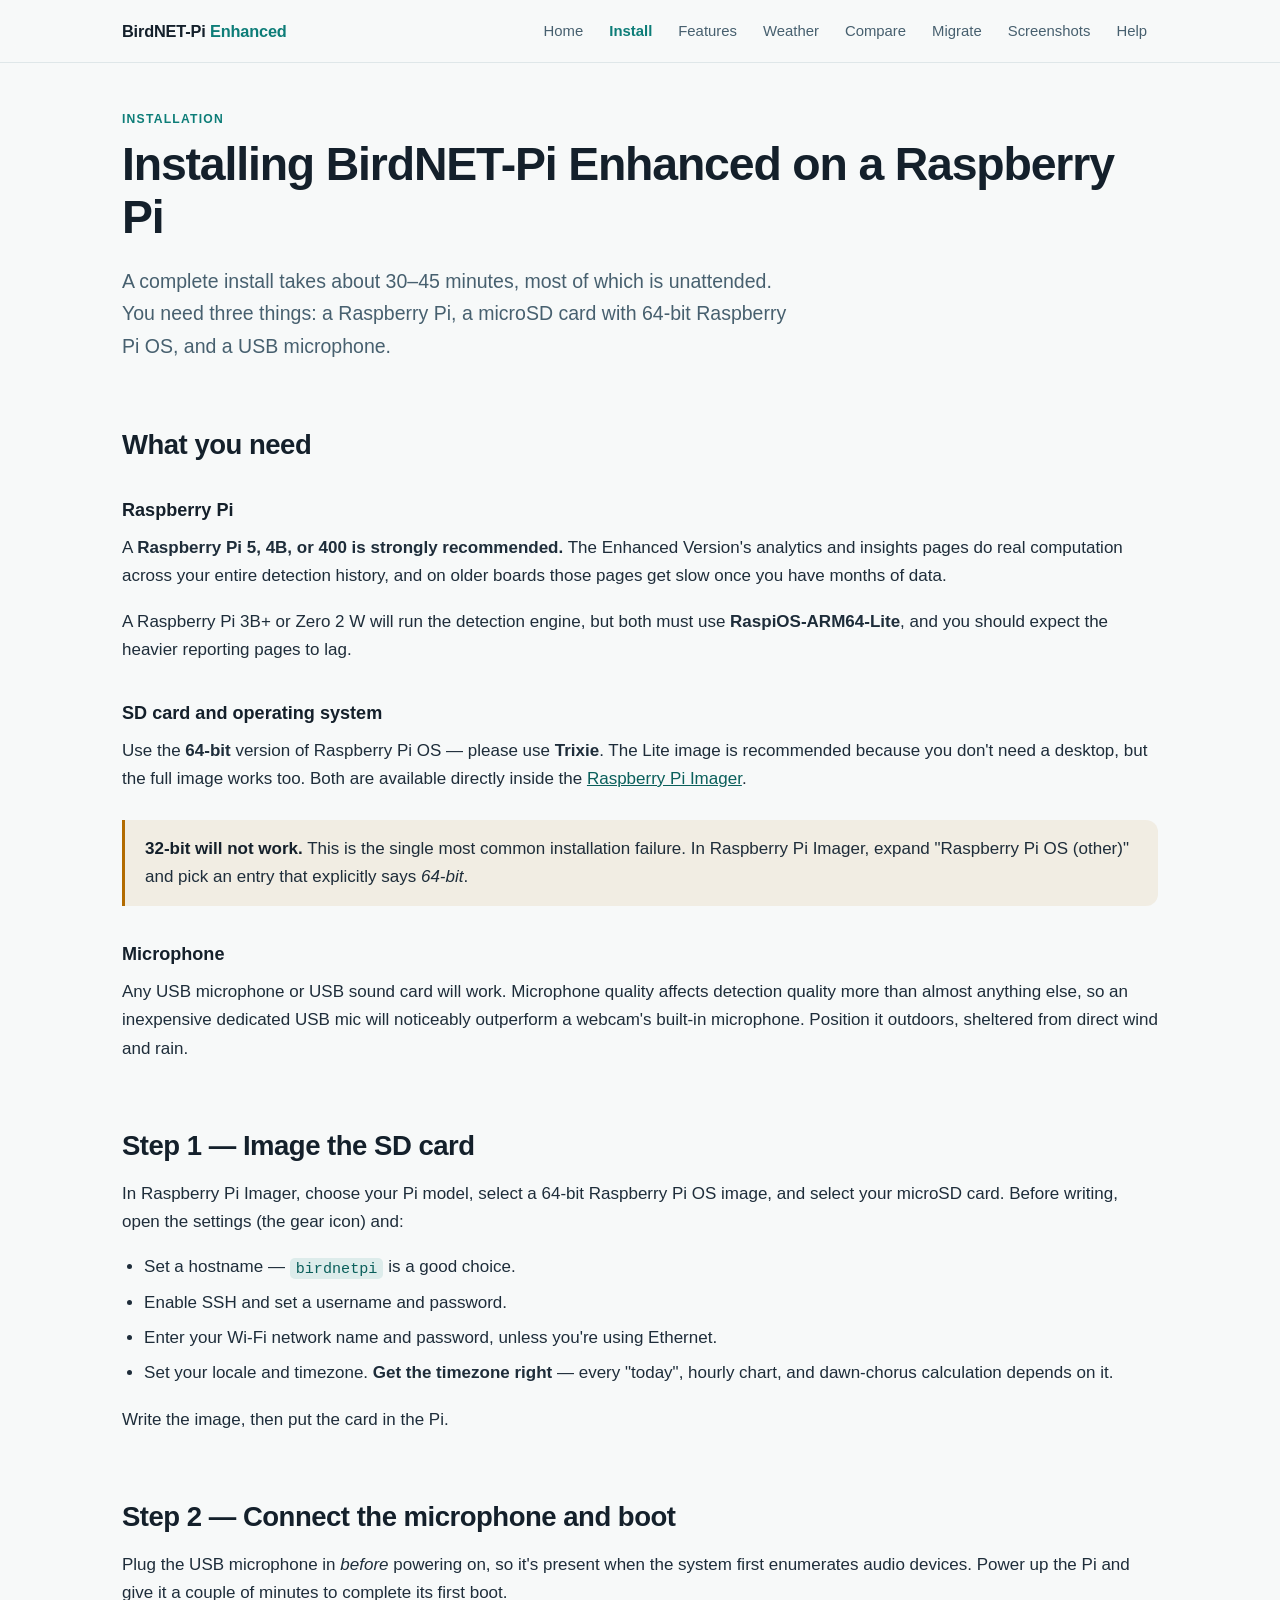
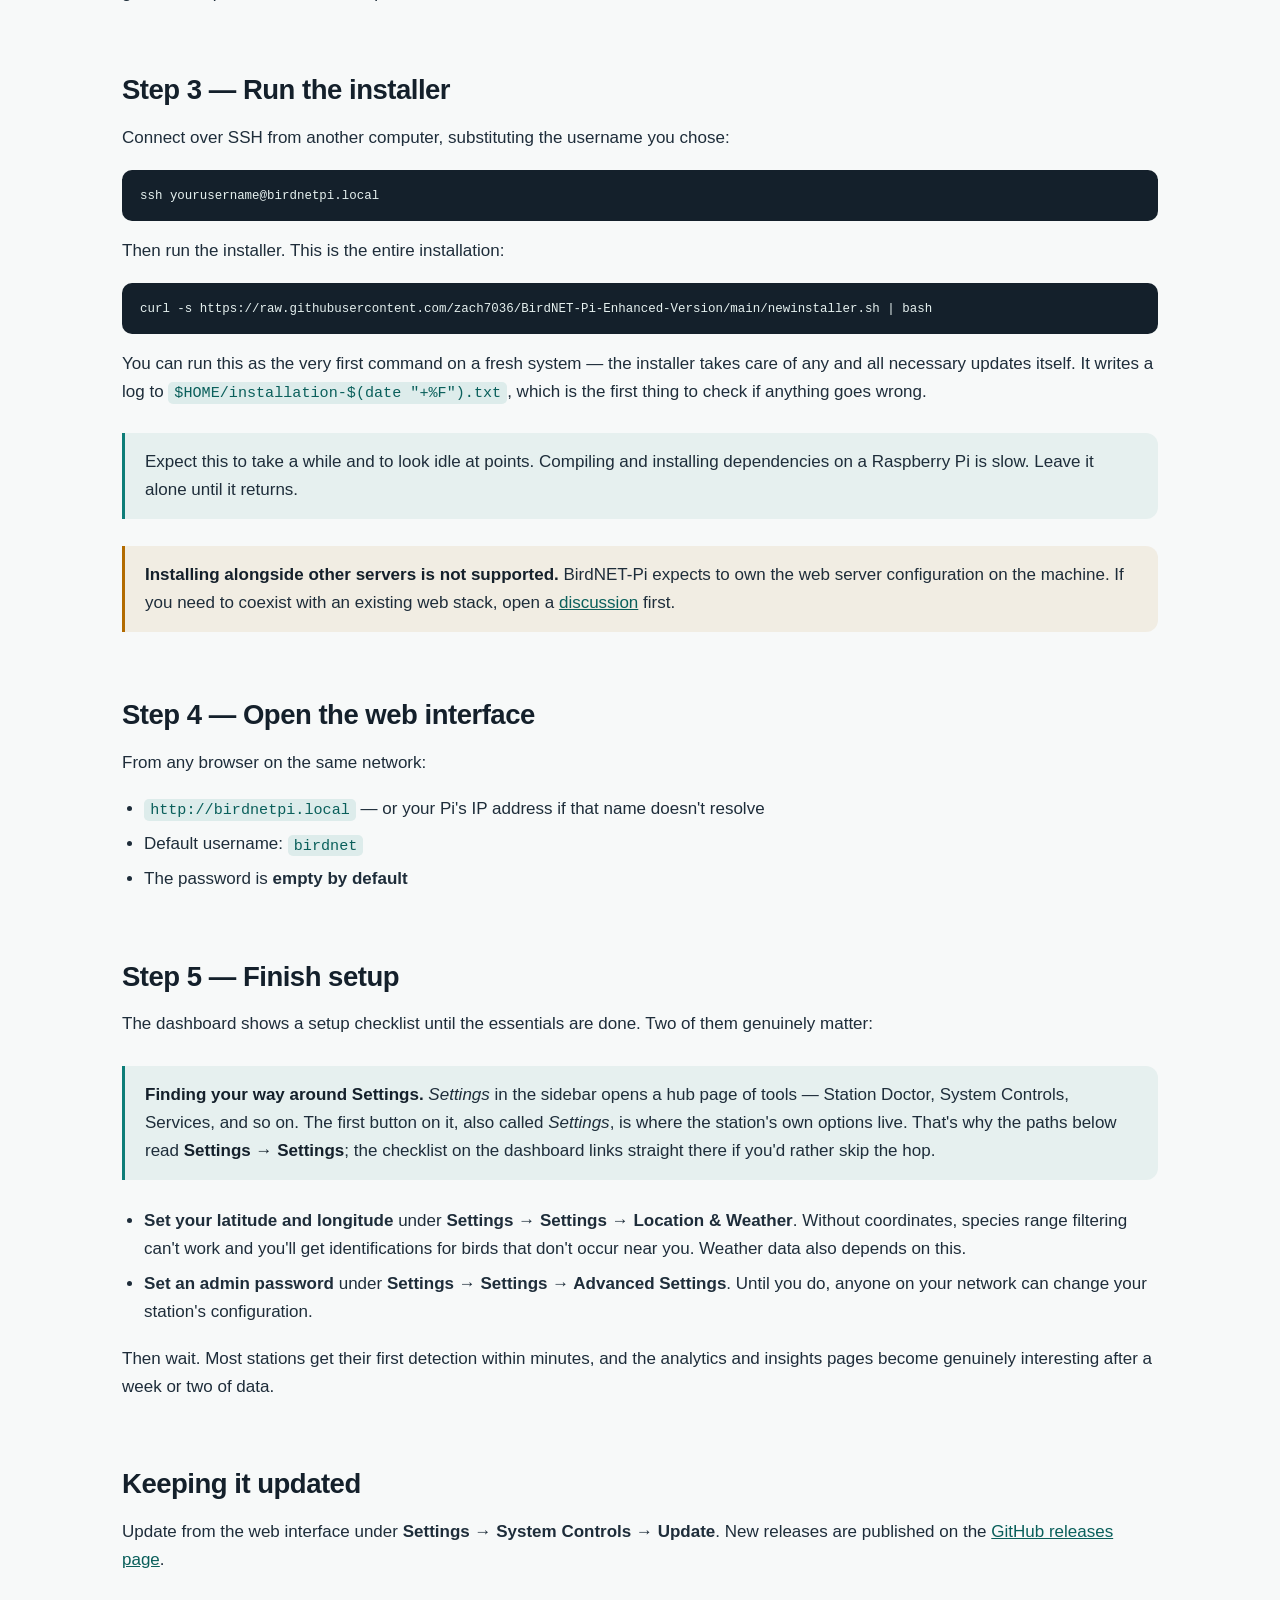
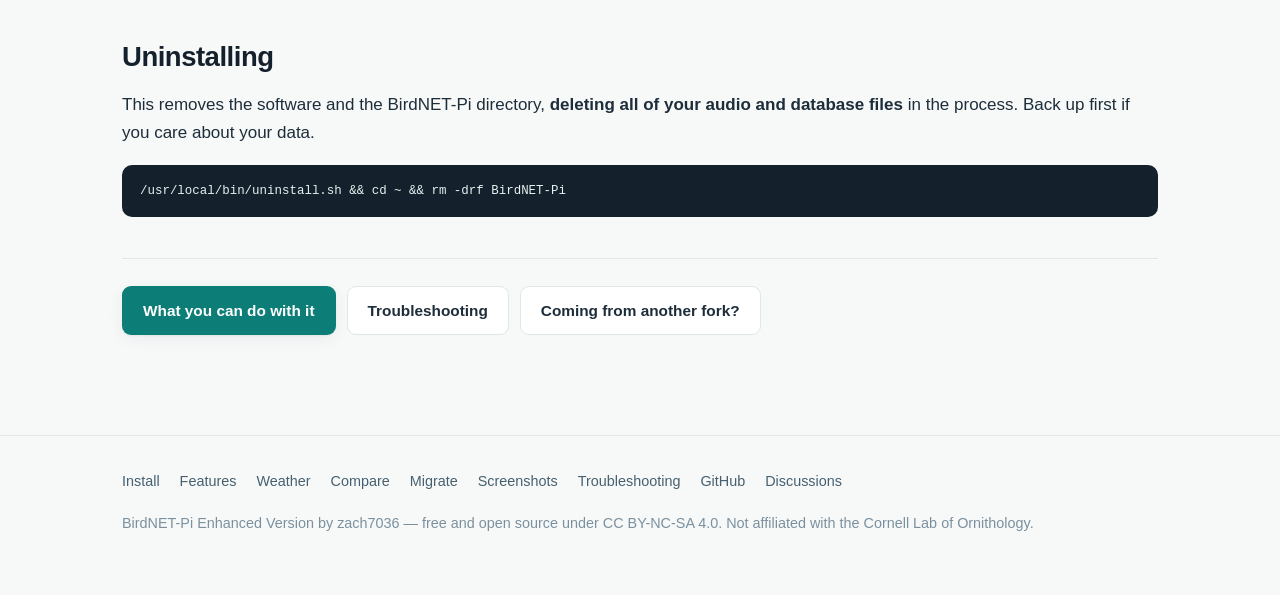
<file: install.html>
<!DOCTYPE html>
<html lang="en">
<head>
<meta charset="utf-8">
<meta name="viewport" content="width=device-width, initial-scale=1">
<title>BirdNET-Pi Enhanced Installation Guide for Raspberry Pi</title>
<meta name="description" content="Step-by-step install for Raspberry Pi 5, 4B, 400, 3B+, or Zero 2 W: hardware, imaging 64-bit Raspberry Pi OS, the one-line installer, and first login.">
<link rel="canonical" href="https://zach7036.github.io/BirdNET-Pi-Enhanced-Version/install.html">
<meta property="og:type" content="article">
<meta property="og:site_name" content="BirdNET-Pi Enhanced Version">
<meta property="og:title" content="BirdNET-Pi Enhanced Installation Guide for Raspberry Pi">
<meta property="og:description" content="Step-by-step install for Raspberry Pi 5, 4B, 400, 3B+, or Zero 2 W: hardware, imaging 64-bit Raspberry Pi OS, the one-line installer, and first login.">
<meta property="og:url" content="https://zach7036.github.io/BirdNET-Pi-Enhanced-Version/install.html">
<meta property="og:image" content="https://zach7036.github.io/BirdNET-Pi-Enhanced-Version/assets/img/birdnet-pi-enhanced-dashboard.png">
<meta name="twitter:card" content="summary_large_image">
<meta name="twitter:image" content="https://zach7036.github.io/BirdNET-Pi-Enhanced-Version/assets/img/birdnet-pi-enhanced-dashboard.png">
<link rel="icon" href="favicon.ico" sizes="any">
<link rel="icon" type="image/png" href="assets/icon-192.png" sizes="192x192">
<link rel="apple-touch-icon" href="assets/icon-192.png">
<link rel="stylesheet" href="assets/style.css">
<script type="application/ld+json">
{
  "@context": "https://schema.org",
  "@type": "HowTo",
  "name": "Install BirdNET-Pi Enhanced Version on a Raspberry Pi",
  "description": "Install the BirdNET-Pi Enhanced Version bird sound identification system on a Raspberry Pi running 64-bit Raspberry Pi OS.",
  "totalTime": "PT45M",
  "supply": [
    { "@type": "HowToSupply", "name": "Raspberry Pi 5, 4B, 400, 3B+, or Zero 2 W" },
    { "@type": "HowToSupply", "name": "microSD card with 64-bit Raspberry Pi OS" },
    { "@type": "HowToSupply", "name": "USB microphone or sound card" }
  ],
  "step": [
    { "@type": "HowToStep", "name": "Image the SD card", "text": "Use Raspberry Pi Imager to write the 64-bit version of Raspberry Pi OS (Trixie recommended) to your microSD card, enabling SSH and your Wi-Fi credentials in the imager settings." },
    { "@type": "HowToStep", "name": "Connect the microphone", "text": "Plug a USB microphone or USB sound card into the Raspberry Pi before first boot." },
    { "@type": "HowToStep", "name": "Run the installer", "text": "Boot the Pi, connect over SSH, and run the one-line installer command. The installer handles all required system updates itself." },
    { "@type": "HowToStep", "name": "Open the web interface", "text": "Browse to http://birdnetpi.local or the Pi's IP address and log in with the username birdnet." },
    { "@type": "HowToStep", "name": "Set your location and password", "text": "In Settings, set your latitude and longitude so species range filtering works, and set an admin password." }
  ]
}
</script>
</head>
<body>
<a class="skip-link" href="#main">Skip to content</a>
<header class="site-header">
  <div class="wrap">
    <a class="brand" href="index.html">BirdNET-Pi <span>Enhanced</span></a>
    <nav class="site-nav" aria-label="Main">
      <a href="index.html">Home</a>
      <a href="install.html" aria-current="page">Install</a>
      <a href="features.html">Features</a>
      <a href="weather.html">Weather</a>
      <a href="compare.html">Compare</a>
      <a href="migrate.html">Migrate</a>
      <a href="screenshots.html">Screenshots</a>
      <a href="troubleshooting.html">Help</a>
    </nav>
  </div>
</header>

<main id="main">
<div class="wrap">

  <p class="kicker">Installation</p>
  <h1>Installing BirdNET-Pi Enhanced on a Raspberry Pi</h1>
  <p class="lead">
    A complete install takes about 30–45 minutes, most of which is unattended. You need three
    things: a Raspberry Pi, a microSD card with 64-bit Raspberry Pi OS, and a USB microphone.
  </p>

  <h2>What you need</h2>

  <h3>Raspberry Pi</h3>
  <p>
    A <strong>Raspberry Pi 5, 4B, or 400 is strongly recommended.</strong> The Enhanced Version's
    analytics and insights pages do real computation across your entire detection history, and on
    older boards those pages get slow once you have months of data.
  </p>
  <p>
    A Raspberry Pi 3B+ or Zero 2 W will run the detection engine, but both must use
    <strong>RaspiOS-ARM64-Lite</strong>, and you should expect the heavier reporting pages to lag.
  </p>

  <h3>SD card and operating system</h3>
  <p>
    Use the <strong>64-bit</strong> version of Raspberry Pi OS — please use
    <strong>Trixie</strong>. The Lite image is recommended because you don't need a desktop, but
    the full image works too. Both are available directly inside the
    <a href="https://www.raspberrypi.com/software/">Raspberry Pi Imager</a>.
  </p>
  <div class="note warn">
    <p>
      <strong>32-bit will not work.</strong> This is the single most common installation failure.
      In Raspberry Pi Imager, expand "Raspberry Pi OS (other)" and pick an entry that explicitly
      says <em>64-bit</em>.
    </p>
  </div>

  <h3>Microphone</h3>
  <p>
    Any USB microphone or USB sound card will work. Microphone quality affects detection quality
    more than almost anything else, so an inexpensive dedicated USB mic will noticeably outperform
    a webcam's built-in microphone. Position it outdoors, sheltered from direct wind and rain.
  </p>

  <h2>Step 1 — Image the SD card</h2>
  <p>
    In Raspberry Pi Imager, choose your Pi model, select a 64-bit Raspberry Pi OS image, and
    select your microSD card. Before writing, open the settings (the gear icon) and:
  </p>
  <ul>
    <li>Set a hostname — <code>birdnetpi</code> is a good choice.</li>
    <li>Enable SSH and set a username and password.</li>
    <li>Enter your Wi-Fi network name and password, unless you're using Ethernet.</li>
    <li>Set your locale and timezone. <strong>Get the timezone right</strong> — every "today", hourly chart, and dawn-chorus calculation depends on it.</li>
  </ul>
  <p>Write the image, then put the card in the Pi.</p>

  <h2>Step 2 — Connect the microphone and boot</h2>
  <p>
    Plug the USB microphone in <em>before</em> powering on, so it's present when the system first
    enumerates audio devices. Power up the Pi and give it a couple of minutes to complete its
    first boot.
  </p>

  <h2>Step 3 — Run the installer</h2>
  <p>Connect over SSH from another computer, substituting the username you chose:</p>
  <pre><code>ssh yourusername@birdnetpi.local</code></pre>
  <p>Then run the installer. This is the entire installation:</p>
  <pre><code>curl -s https://raw.githubusercontent.com/zach7036/BirdNET-Pi-Enhanced-Version/main/newinstaller.sh | bash</code></pre>
  <p>
    You can run this as the very first command on a fresh system — the installer takes care of
    any and all necessary updates itself. It writes a log to
    <code>$HOME/installation-$(date "+%F").txt</code>, which is the first thing to check if
    anything goes wrong.
  </p>
  <div class="note">
    <p>
      Expect this to take a while and to look idle at points. Compiling and installing
      dependencies on a Raspberry Pi is slow. Leave it alone until it returns.
    </p>
  </div>

  <div class="note warn">
    <p>
      <strong>Installing alongside other servers is not supported.</strong> BirdNET-Pi expects to
      own the web server configuration on the machine. If you need to coexist with an existing
      web stack, open a
      <a href="https://github.com/zach7036/BirdNET-Pi-Enhanced-Version/discussions">discussion</a>
      first.
    </p>
  </div>

  <h2>Step 4 — Open the web interface</h2>
  <p>From any browser on the same network:</p>
  <ul>
    <li><code>http://birdnetpi.local</code> — or your Pi's IP address if that name doesn't resolve</li>
    <li>Default username: <code>birdnet</code></li>
    <li>The password is <strong>empty by default</strong></li>
  </ul>

  <h2>Step 5 — Finish setup</h2>
  <p>
    The dashboard shows a setup checklist until the essentials are done. Two of them genuinely
    matter:
  </p>
  <div class="note">
    <p>
      <strong>Finding your way around Settings.</strong> <em>Settings</em> in the sidebar opens a
      hub page of tools — Station Doctor, System Controls, Services, and so on. The first button
      on it, also called <em>Settings</em>, is where the station's own options live. That's why
      the paths below read <strong>Settings → Settings</strong>; the checklist on the dashboard
      links straight there if you'd rather skip the hop.
    </p>
  </div>
  <ul>
    <li>
      <strong>Set your latitude and longitude</strong> under <strong>Settings → Settings →
      Location &amp; Weather</strong>. Without coordinates, species range filtering can't work and
      you'll get identifications for birds that don't occur near you. Weather data also depends
      on this.
    </li>
    <li>
      <strong>Set an admin password</strong> under <strong>Settings → Settings → Advanced
      Settings</strong>. Until you do, anyone on your network can change your station's
      configuration.
    </li>
  </ul>
  <p>
    Then wait. Most stations get their first detection within minutes, and the analytics and
    insights pages become genuinely interesting after a week or two of data.
  </p>

  <h2>Keeping it updated</h2>
  <p>
    Update from the web interface under <strong>Settings → System Controls → Update</strong>. New
    releases are published on the
    <a href="https://github.com/zach7036/BirdNET-Pi-Enhanced-Version/releases">GitHub releases page</a>.
  </p>

  <h2>Uninstalling</h2>
  <p>
    This removes the software and the BirdNET-Pi directory, <strong>deleting all of your audio
    and database files</strong> in the process. Back up first if you care about your data.
  </p>
  <pre><code>/usr/local/bin/uninstall.sh &amp;&amp; cd ~ &amp;&amp; rm -drf BirdNET-Pi</code></pre>

  <div class="next-steps">
    <a class="btn btn-primary" href="features.html">What you can do with it</a>
    <a class="btn btn-ghost" href="troubleshooting.html">Troubleshooting</a>
    <a class="btn btn-ghost" href="migrate.html">Coming from another fork?</a>
  </div>

</div>
</main>

<footer class="site-footer">
  <div class="wrap">
    <div class="footer-links">
      <a href="install.html">Install</a>
      <a href="features.html">Features</a>
      <a href="weather.html">Weather</a>
      <a href="compare.html">Compare</a>
      <a href="migrate.html">Migrate</a>
      <a href="screenshots.html">Screenshots</a>
      <a href="troubleshooting.html">Troubleshooting</a>
      <a href="https://github.com/zach7036/BirdNET-Pi-Enhanced-Version">GitHub</a>
      <a href="https://github.com/zach7036/BirdNET-Pi-Enhanced-Version/discussions">Discussions</a>
    </div>
    <p>
      BirdNET-Pi Enhanced Version by zach7036 — free and open source under CC BY-NC-SA 4.0.
      Not affiliated with the Cornell Lab of Ornithology.
    </p>
  </div>
</footer>
</body>
</html>
</file>
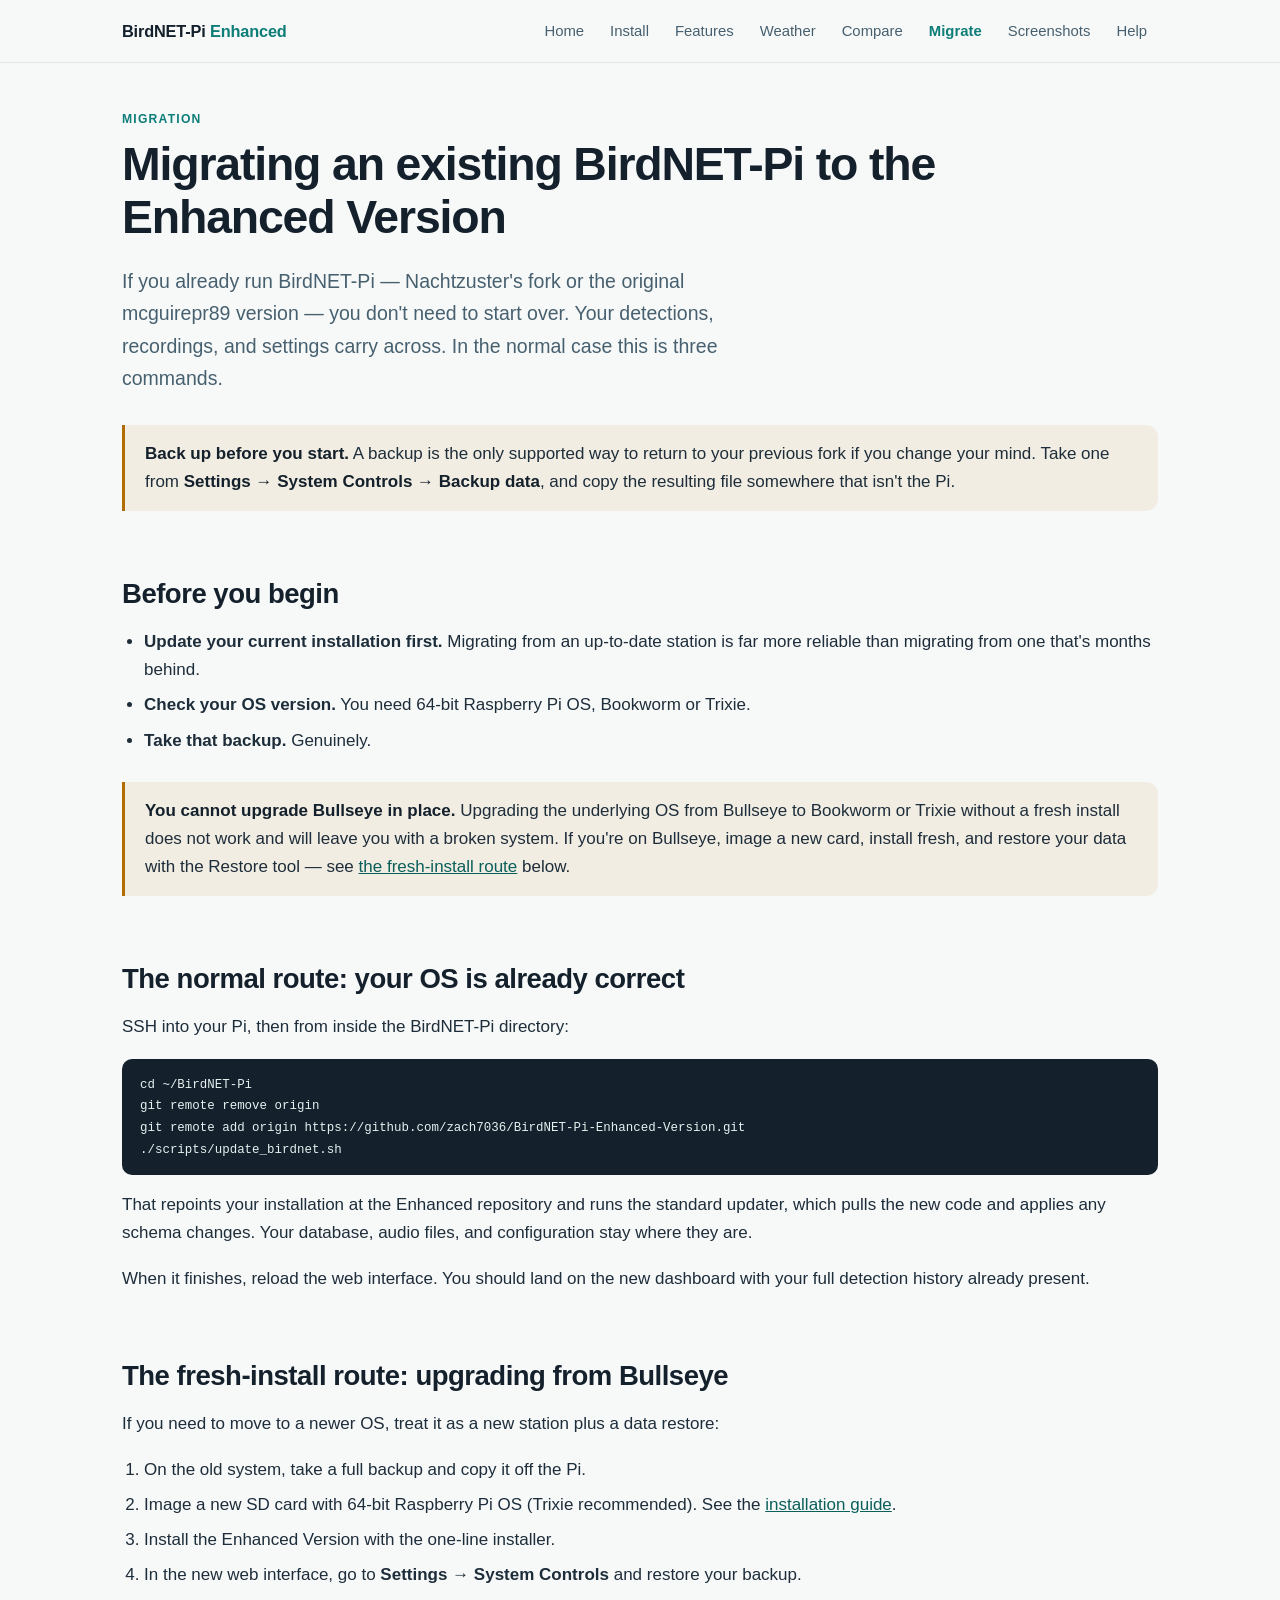
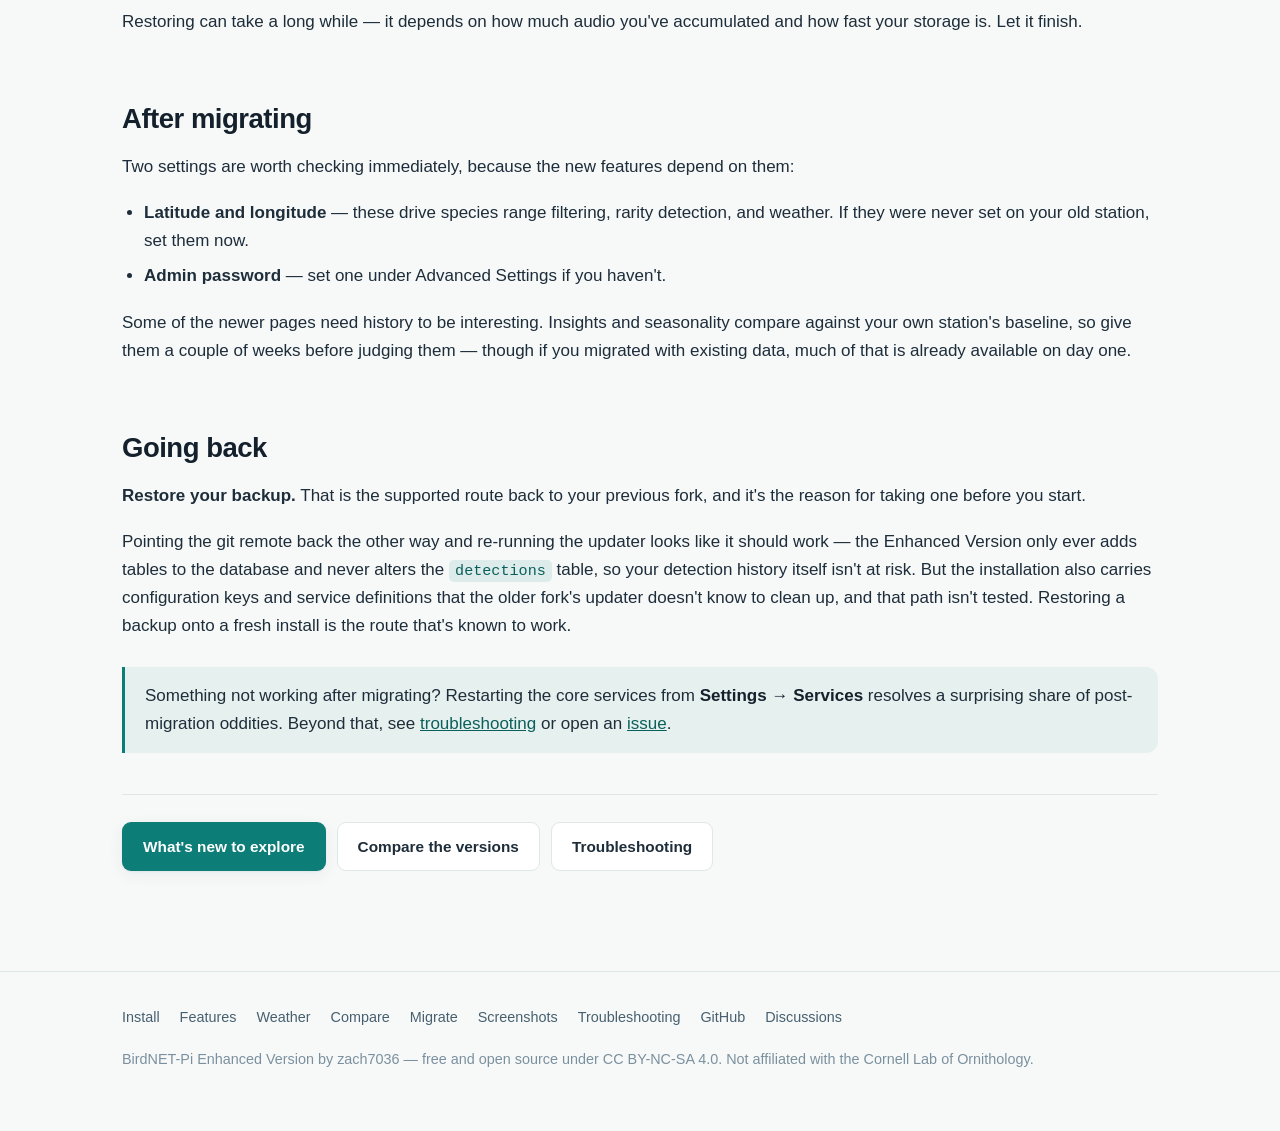
<file: migrate.html>
<!DOCTYPE html>
<html lang="en">
<head>
<meta charset="utf-8">
<meta name="viewport" content="width=device-width, initial-scale=1">
<title>Migrate to BirdNET-Pi Enhanced from Another Fork</title>
<meta name="description" content="Switch an existing BirdNET-Pi to the Enhanced Version without losing your history: back up, repoint the git remote, and run the updater.">
<link rel="canonical" href="https://zach7036.github.io/BirdNET-Pi-Enhanced-Version/migrate.html">
<meta property="og:type" content="article">
<meta property="og:site_name" content="BirdNET-Pi Enhanced Version">
<meta property="og:title" content="Migrate to BirdNET-Pi Enhanced from Another Fork">
<meta property="og:description" content="Switch an existing BirdNET-Pi to the Enhanced Version without losing your history: back up, repoint the git remote, and run the updater.">
<meta property="og:url" content="https://zach7036.github.io/BirdNET-Pi-Enhanced-Version/migrate.html">
<meta property="og:image" content="https://zach7036.github.io/BirdNET-Pi-Enhanced-Version/assets/img/birdnet-pi-enhanced-dashboard.png">
<meta name="twitter:card" content="summary_large_image">
<meta name="twitter:image" content="https://zach7036.github.io/BirdNET-Pi-Enhanced-Version/assets/img/birdnet-pi-enhanced-dashboard.png">
<link rel="icon" href="favicon.ico" sizes="any">
<link rel="icon" type="image/png" href="assets/icon-192.png" sizes="192x192">
<link rel="apple-touch-icon" href="assets/icon-192.png">
<link rel="stylesheet" href="assets/style.css">
</head>
<body>
<a class="skip-link" href="#main">Skip to content</a>
<header class="site-header">
  <div class="wrap">
    <a class="brand" href="index.html">BirdNET-Pi <span>Enhanced</span></a>
    <nav class="site-nav" aria-label="Main">
      <a href="index.html">Home</a>
      <a href="install.html">Install</a>
      <a href="features.html">Features</a>
      <a href="weather.html">Weather</a>
      <a href="compare.html">Compare</a>
      <a href="migrate.html" aria-current="page">Migrate</a>
      <a href="screenshots.html">Screenshots</a>
      <a href="troubleshooting.html">Help</a>
    </nav>
  </div>
</header>

<main id="main">
<div class="wrap">

  <p class="kicker">Migration</p>
  <h1>Migrating an existing BirdNET-Pi to the Enhanced Version</h1>
  <p class="lead">
    If you already run BirdNET-Pi — Nachtzuster's fork or the original mcguirepr89 version — you
    don't need to start over. Your detections, recordings, and settings carry across. In the
    normal case this is three commands.
  </p>

  <div class="note warn">
    <p>
      <strong>Back up before you start.</strong> A backup is the only supported way to return to
      your previous fork if you change your mind. Take one from
      <strong>Settings → System Controls → Backup data</strong>, and copy the resulting file
      somewhere that isn't the Pi.
    </p>
  </div>

  <h2>Before you begin</h2>
  <ul>
    <li><strong>Update your current installation first.</strong> Migrating from an up-to-date station is far more reliable than migrating from one that's months behind.</li>
    <li><strong>Check your OS version.</strong> You need 64-bit Raspberry Pi OS, Bookworm or Trixie.</li>
    <li><strong>Take that backup.</strong> Genuinely.</li>
  </ul>

  <div class="note warn">
    <p>
      <strong>You cannot upgrade Bullseye in place.</strong> Upgrading the underlying OS from
      Bullseye to Bookworm or Trixie without a fresh install does not work and will leave you
      with a broken system. If you're on Bullseye, image a new card, install fresh, and restore
      your data with the Restore tool — see <a href="#bullseye">the fresh-install route</a> below.
    </p>
  </div>

  <h2>The normal route: your OS is already correct</h2>
  <p>SSH into your Pi, then from inside the BirdNET-Pi directory:</p>
  <pre><code>cd ~/BirdNET-Pi
git remote remove origin
git remote add origin https://github.com/zach7036/BirdNET-Pi-Enhanced-Version.git
./scripts/update_birdnet.sh</code></pre>
  <p>
    That repoints your installation at the Enhanced repository and runs the standard updater,
    which pulls the new code and applies any schema changes. Your database, audio files, and
    configuration stay where they are.
  </p>
  <p>
    When it finishes, reload the web interface. You should land on the new dashboard with your
    full detection history already present.
  </p>

  <h2 id="bullseye">The fresh-install route: upgrading from Bullseye</h2>
  <p>If you need to move to a newer OS, treat it as a new station plus a data restore:</p>
  <ol>
    <li>On the old system, take a full backup and copy it off the Pi.</li>
    <li>Image a new SD card with 64-bit Raspberry Pi OS (Trixie recommended). See the <a href="install.html">installation guide</a>.</li>
    <li>Install the Enhanced Version with the one-line installer.</li>
    <li>In the new web interface, go to <strong>Settings → System Controls</strong> and restore your backup.</li>
  </ol>
  <p>
    Restoring can take a long while — it depends on how much audio you've accumulated and how
    fast your storage is. Let it finish.
  </p>

  <h2>After migrating</h2>
  <p>Two settings are worth checking immediately, because the new features depend on them:</p>
  <ul>
    <li>
      <strong>Latitude and longitude</strong> — these drive species range filtering, rarity
      detection, and weather. If they were never set on your old station, set them now.
    </li>
    <li>
      <strong>Admin password</strong> — set one under Advanced Settings if you haven't.
    </li>
  </ul>
  <p>
    Some of the newer pages need history to be interesting. Insights and seasonality compare
    against your own station's baseline, so give them a couple of weeks before judging them —
    though if you migrated with existing data, much of that is already available on day one.
  </p>

  <h2>Going back</h2>
  <p>
    <strong>Restore your backup.</strong> That is the supported route back to your previous fork,
    and it's the reason for taking one before you start.
  </p>
  <p>
    Pointing the git remote back the other way and re-running the updater looks like it should
    work — the Enhanced Version only ever adds tables to the database and never alters the
    <code>detections</code> table, so your detection history itself isn't at risk. But the
    installation also carries configuration keys and service definitions that the older fork's
    updater doesn't know to clean up, and that path isn't tested. Restoring a backup onto a fresh
    install is the route that's known to work.
  </p>

  <div class="note">
    <p>
      Something not working after migrating? Restarting the core services from
      <strong>Settings → Services</strong> resolves a surprising share of post-migration oddities.
      Beyond that, see <a href="troubleshooting.html">troubleshooting</a> or open an
      <a href="https://github.com/zach7036/BirdNET-Pi-Enhanced-Version/issues">issue</a>.
    </p>
  </div>

  <div class="next-steps">
    <a class="btn btn-primary" href="features.html">What's new to explore</a>
    <a class="btn btn-ghost" href="compare.html">Compare the versions</a>
    <a class="btn btn-ghost" href="troubleshooting.html">Troubleshooting</a>
  </div>

</div>
</main>

<footer class="site-footer">
  <div class="wrap">
    <div class="footer-links">
      <a href="install.html">Install</a>
      <a href="features.html">Features</a>
      <a href="weather.html">Weather</a>
      <a href="compare.html">Compare</a>
      <a href="migrate.html">Migrate</a>
      <a href="screenshots.html">Screenshots</a>
      <a href="troubleshooting.html">Troubleshooting</a>
      <a href="https://github.com/zach7036/BirdNET-Pi-Enhanced-Version">GitHub</a>
      <a href="https://github.com/zach7036/BirdNET-Pi-Enhanced-Version/discussions">Discussions</a>
    </div>
    <p>
      BirdNET-Pi Enhanced Version by zach7036 — free and open source under CC BY-NC-SA 4.0.
      Not affiliated with the Cornell Lab of Ornithology.
    </p>
  </div>
</footer>
</body>
</html>
</file>
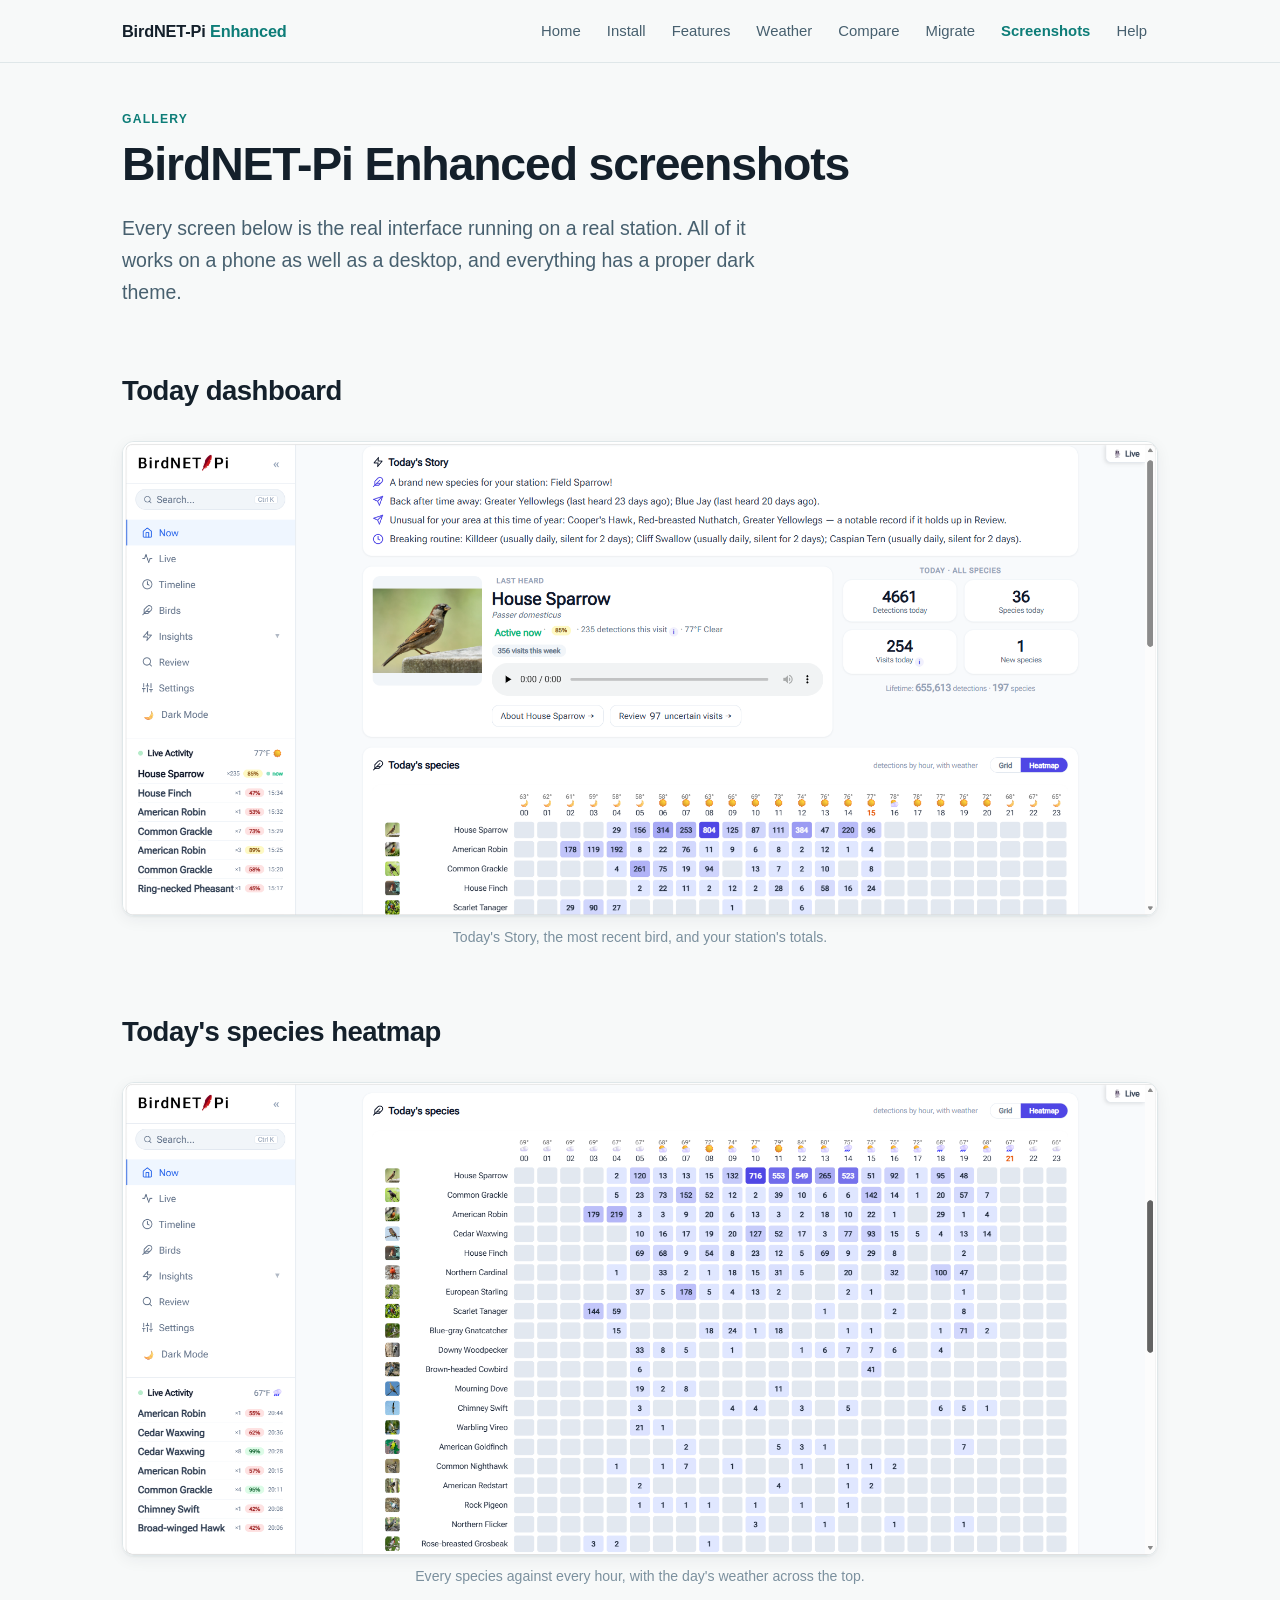
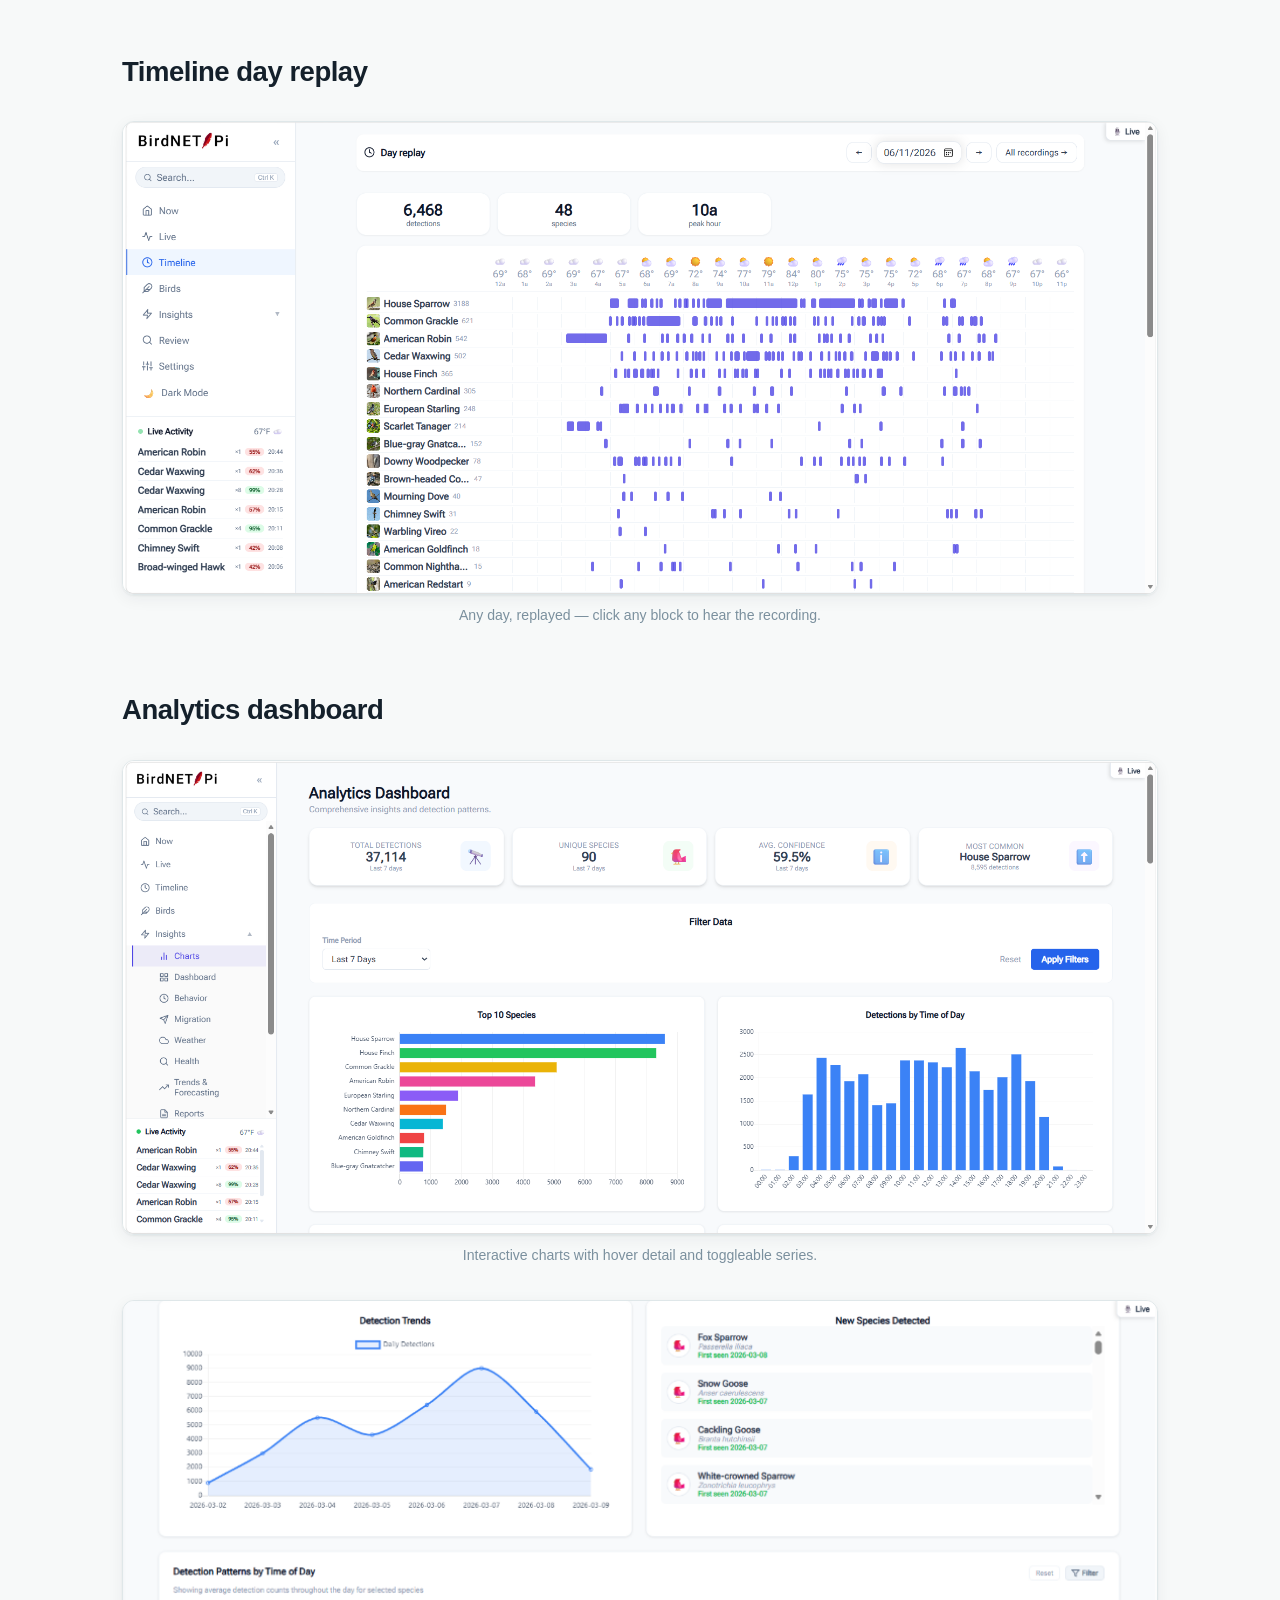
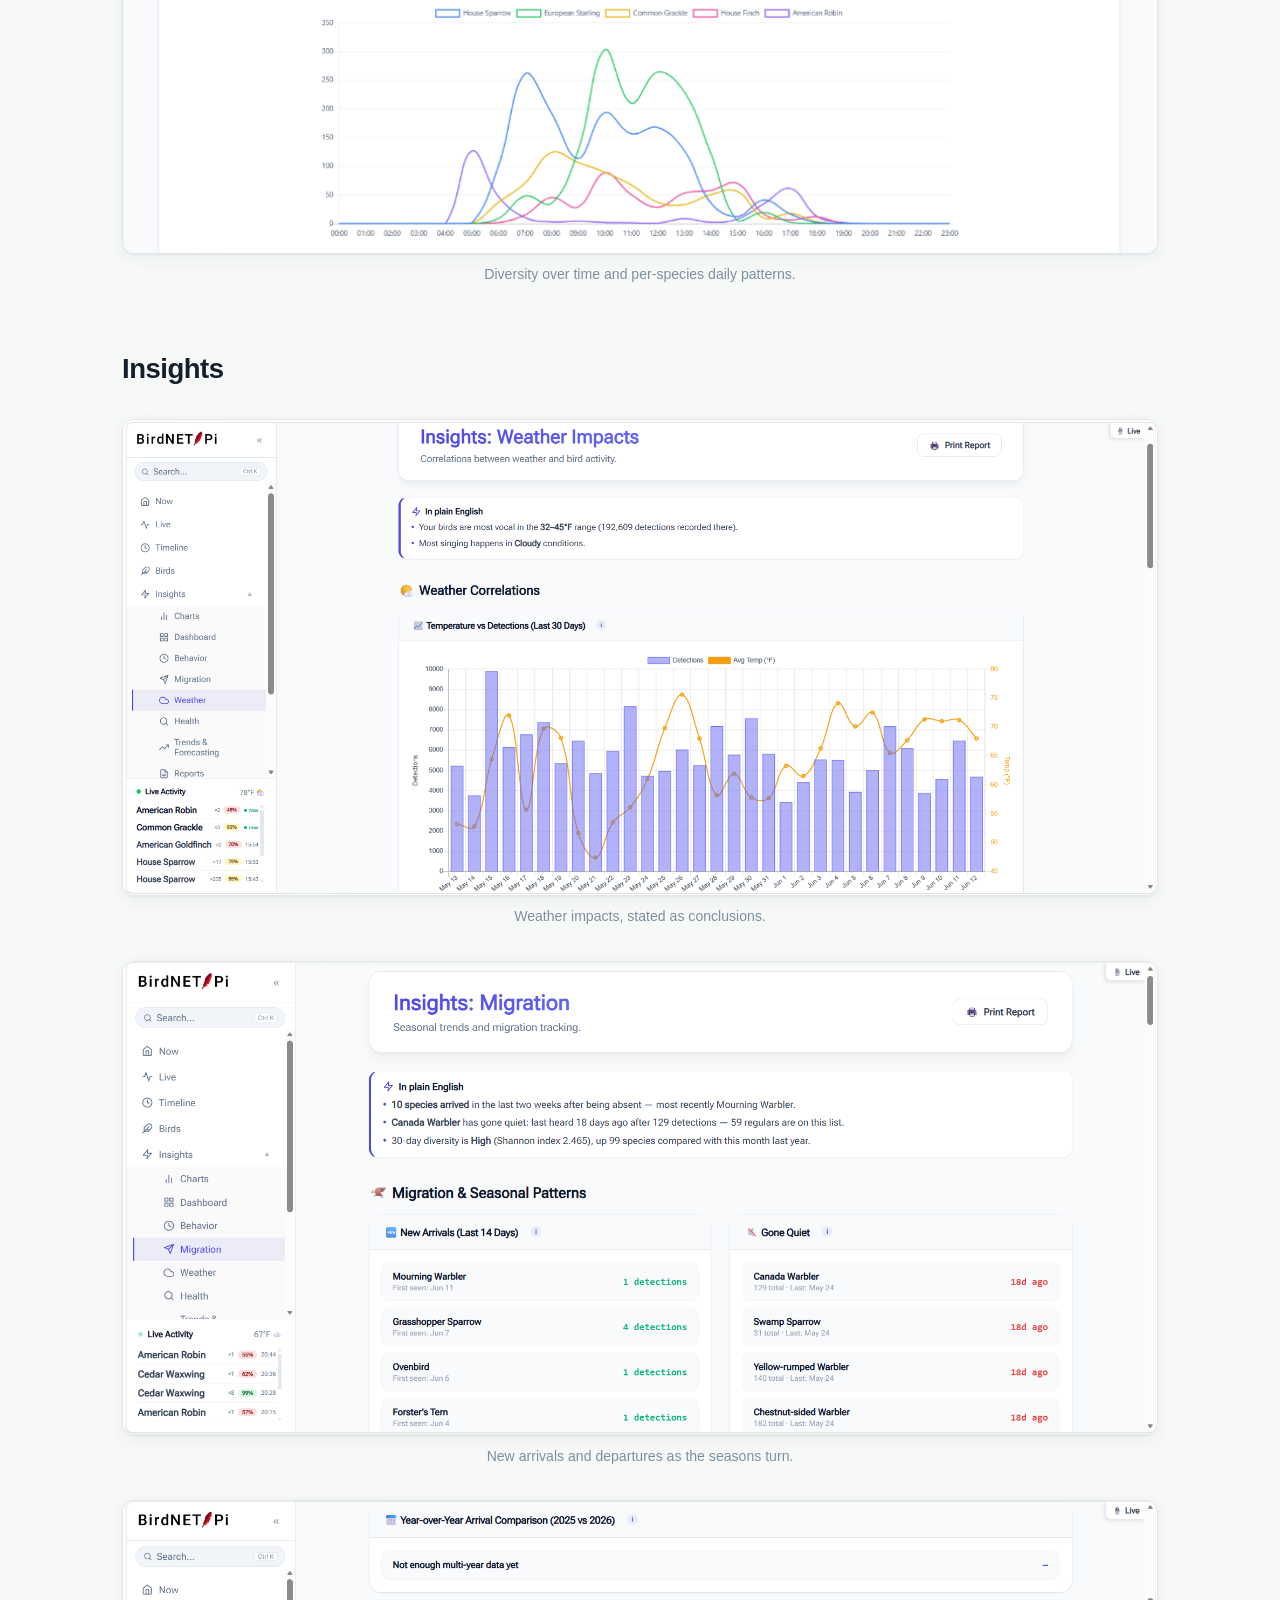
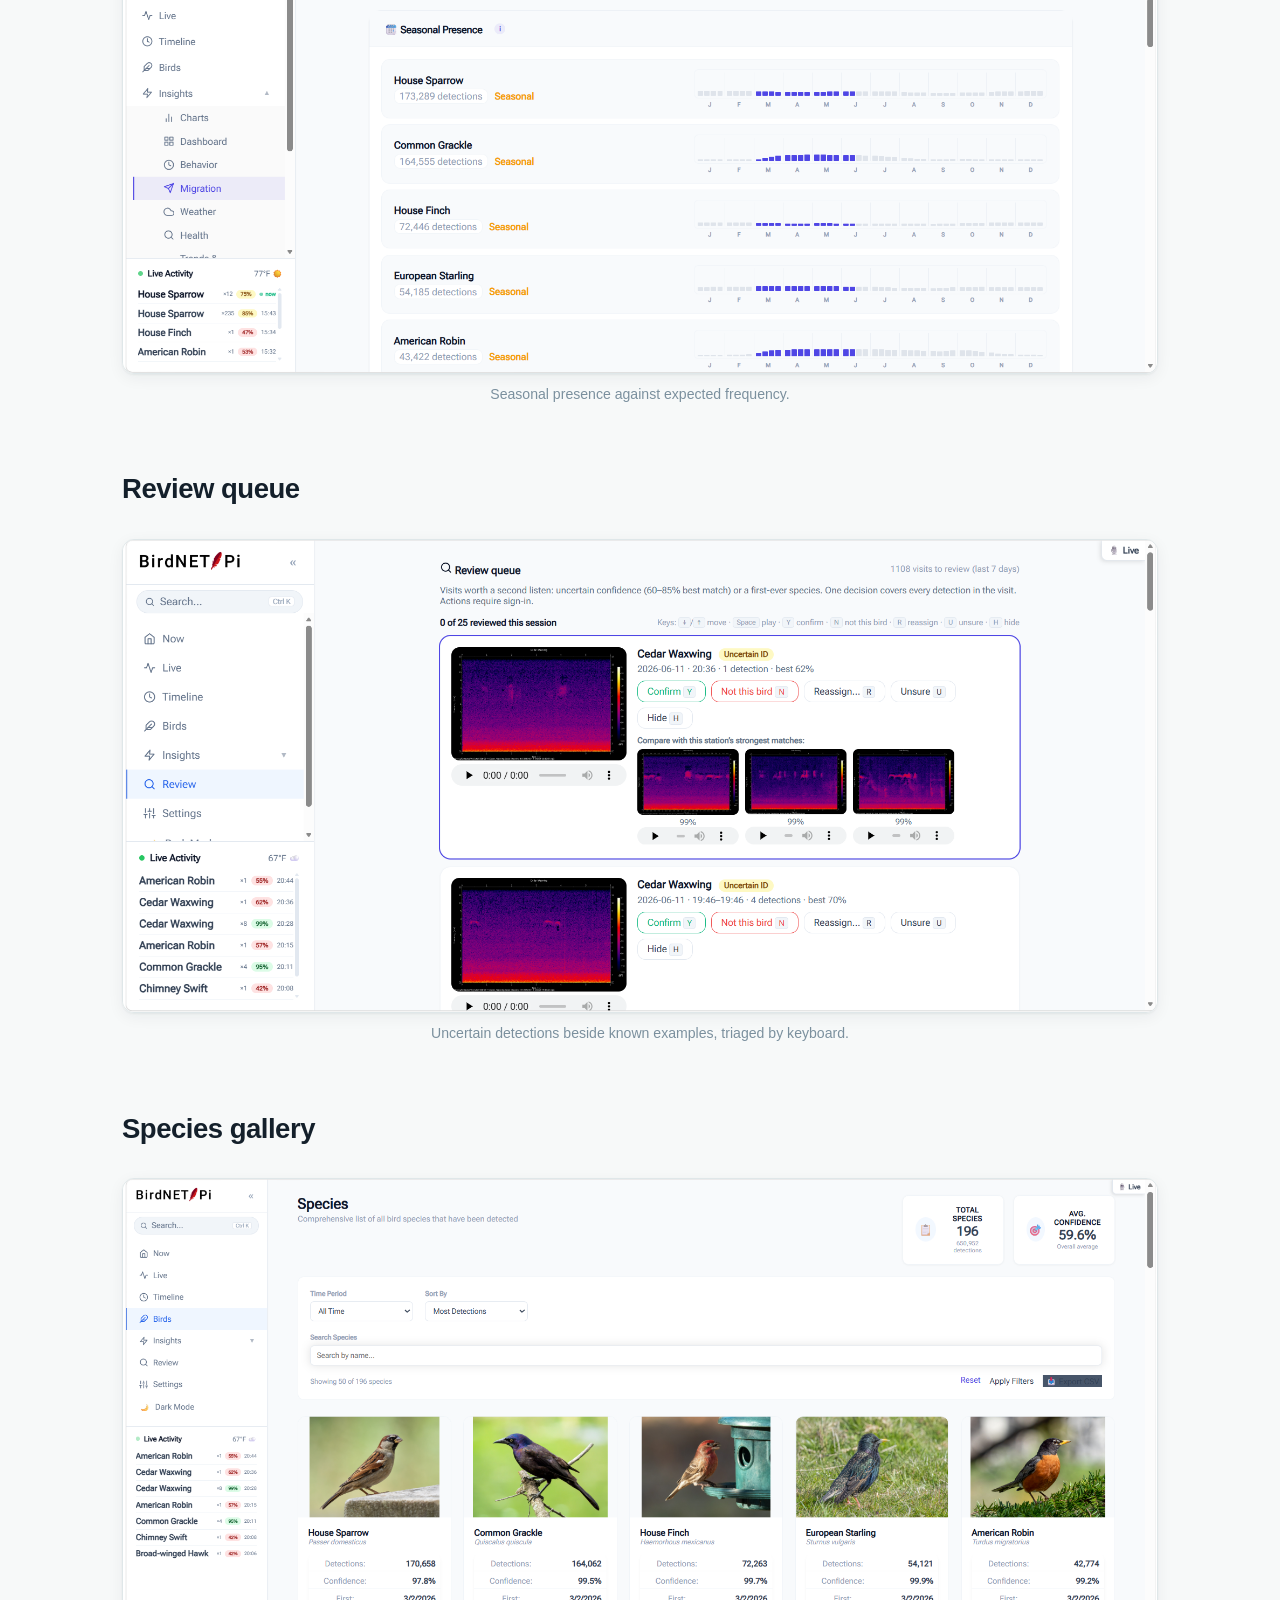
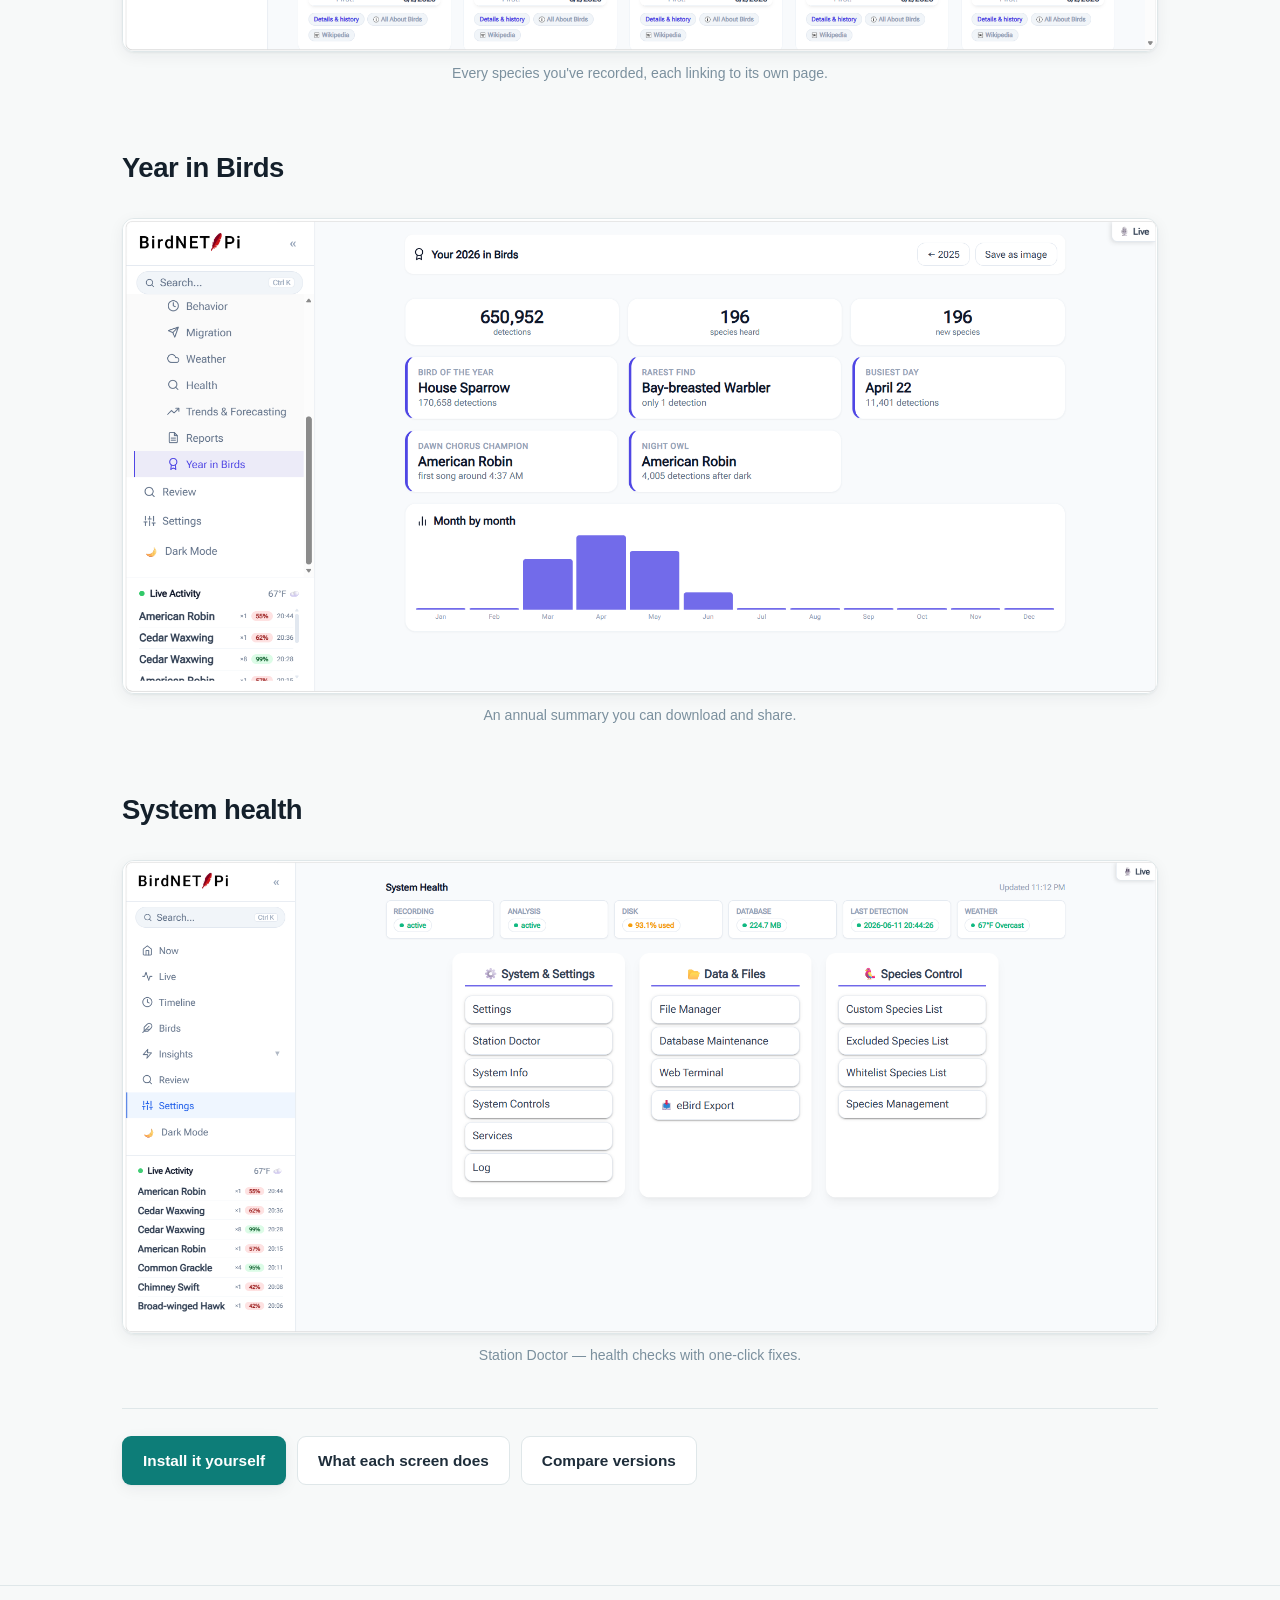
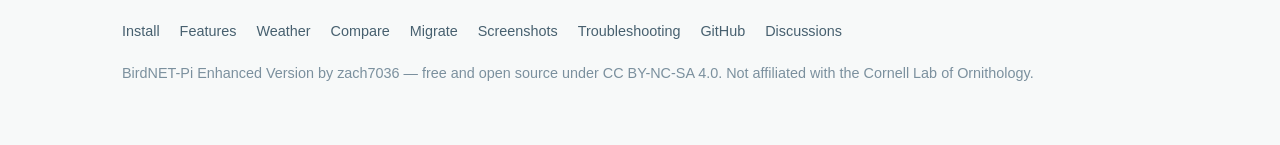
<file: screenshots.html>
<!DOCTYPE html>
<html lang="en">
<head>
<meta charset="utf-8">
<meta name="viewport" content="width=device-width, initial-scale=1">
<title>BirdNET-Pi Enhanced Screenshots and Interface Tour</title>
<meta name="description" content="See the BirdNET-Pi Enhanced interface: dashboard, hourly species heatmap, timeline replay, analytics charts, insights, and the review queue.">
<link rel="canonical" href="https://zach7036.github.io/BirdNET-Pi-Enhanced-Version/screenshots.html">
<meta property="og:type" content="article">
<meta property="og:site_name" content="BirdNET-Pi Enhanced Version">
<meta property="og:title" content="BirdNET-Pi Enhanced Screenshots and Interface Tour">
<meta property="og:description" content="See the BirdNET-Pi Enhanced interface: dashboard, hourly species heatmap, timeline replay, analytics charts, insights, and the review queue.">
<meta property="og:url" content="https://zach7036.github.io/BirdNET-Pi-Enhanced-Version/screenshots.html">
<meta property="og:image" content="https://zach7036.github.io/BirdNET-Pi-Enhanced-Version/assets/img/birdnet-pi-enhanced-dashboard.png">
<meta name="twitter:card" content="summary_large_image">
<meta name="twitter:image" content="https://zach7036.github.io/BirdNET-Pi-Enhanced-Version/assets/img/birdnet-pi-enhanced-dashboard.png">
<link rel="icon" href="favicon.ico" sizes="any">
<link rel="icon" type="image/png" href="assets/icon-192.png" sizes="192x192">
<link rel="apple-touch-icon" href="assets/icon-192.png">
<link rel="stylesheet" href="assets/style.css">
</head>
<body>
<a class="skip-link" href="#main">Skip to content</a>
<header class="site-header">
  <div class="wrap">
    <a class="brand" href="index.html">BirdNET-Pi <span>Enhanced</span></a>
    <nav class="site-nav" aria-label="Main">
      <a href="index.html">Home</a>
      <a href="install.html">Install</a>
      <a href="features.html">Features</a>
      <a href="weather.html">Weather</a>
      <a href="compare.html">Compare</a>
      <a href="migrate.html">Migrate</a>
      <a href="screenshots.html" aria-current="page">Screenshots</a>
      <a href="troubleshooting.html">Help</a>
    </nav>
  </div>
</header>

<main id="main">
<div class="wrap">

  <p class="kicker">Gallery</p>
  <h1>BirdNET-Pi Enhanced screenshots</h1>
  <p class="lead">
    Every screen below is the real interface running on a real station. All of it works on a
    phone as well as a desktop, and everything has a proper dark theme.
  </p>

  <h2>Today dashboard</h2>
  <figure>
    <img src="assets/img/birdnet-pi-enhanced-dashboard.png"
         alt="BirdNET-Pi Enhanced Today dashboard with Today's Story highlights, the last heard bird with photo and audio player, detection totals, and today's species"
         width="1600" height="900" loading="eager">
    <figcaption>Today's Story, the most recent bird, and your station's totals.</figcaption>
  </figure>

  <h2>Today's species heatmap</h2>
  <figure>
    <img src="assets/img/birdnet-pi-species-heatmap-weather.png"
         alt="BirdNET-Pi Enhanced today's species heatmap: a species by 24-hour grid with detection counts, bird thumbnails, and hourly temperature and weather along the top"
         width="1600" height="900" loading="lazy">
    <figcaption>Every species against every hour, with the day's weather across the top.</figcaption>
  </figure>

  <h2>Timeline day replay</h2>
  <figure>
    <img src="assets/img/birdnet-pi-timeline-day-replay.png"
         alt="BirdNET-Pi Enhanced timeline day replay with species lanes, clickable visit blocks across 24 hours, and a weather strip"
         width="1600" height="900" loading="lazy">
    <figcaption>Any day, replayed — click any block to hear the recording.</figcaption>
  </figure>

  <h2>Analytics dashboard</h2>
  <figure>
    <img src="assets/img/birdnet-pi-analytics-dashboard.png"
         alt="BirdNET-Pi Enhanced analytics dashboard with interactive charts for top species, hourly activity, and detection trends"
         width="1600" height="900" loading="lazy">
    <figcaption>Interactive charts with hover detail and toggleable series.</figcaption>
  </figure>
  <figure>
    <img src="assets/img/birdnet-pi-analytics-charts.png"
         alt="BirdNET-Pi Enhanced charts showing species diversity over time and detection patterns by time of day"
         width="1600" height="900" loading="lazy">
    <figcaption>Diversity over time and per-species daily patterns.</figcaption>
  </figure>

  <h2>Insights</h2>
  <figure>
    <img src="assets/img/birdnet-pi-weather-insights.png"
         alt="BirdNET-Pi Enhanced weather insights with plain-English takeaways about how conditions affect activity"
         width="1600" height="900" loading="lazy">
    <figcaption>Weather impacts, stated as conclusions.</figcaption>
  </figure>
  <figure>
    <img src="assets/img/birdnet-pi-migration-insights.png"
         alt="BirdNET-Pi Enhanced migration insights listing new arrivals and species that have gone quiet"
         width="1600" height="900" loading="lazy">
    <figcaption>New arrivals and departures as the seasons turn.</figcaption>
  </figure>
  <figure>
    <img src="assets/img/birdnet-pi-seasonal-presence.png"
         alt="BirdNET-Pi Enhanced seasonal presence chart comparing detections against expected seasonal frequency"
         width="1600" height="900" loading="lazy">
    <figcaption>Seasonal presence against expected frequency.</figcaption>
  </figure>

  <h2>Review queue</h2>
  <figure>
    <img src="assets/img/birdnet-pi-review-queue.png"
         alt="BirdNET-Pi Enhanced review queue showing an uncertain detection alongside comparison recordings of the same species"
         width="1600" height="900" loading="lazy">
    <figcaption>Uncertain detections beside known examples, triaged by keyboard.</figcaption>
  </figure>

  <h2>Species gallery</h2>
  <figure>
    <img src="assets/img/birdnet-pi-species-gallery.png"
         alt="BirdNET-Pi Enhanced species gallery with high-resolution bird photographs, detection counts, and links to detail pages"
         width="1600" height="900" loading="lazy">
    <figcaption>Every species you've recorded, each linking to its own page.</figcaption>
  </figure>

  <h2>Year in Birds</h2>
  <figure>
    <img src="assets/img/birdnet-pi-year-in-birds.png"
         alt="BirdNET-Pi Enhanced Year in Birds summary with champion species and monthly detection bars"
         width="1600" height="900" loading="lazy">
    <figcaption>An annual summary you can download and share.</figcaption>
  </figure>

  <h2>System health</h2>
  <figure>
    <img src="assets/img/birdnet-pi-system-health.png"
         alt="BirdNET-Pi Enhanced station doctor page showing system health checks with status indicators and one-click fixes"
         width="1600" height="900" loading="lazy">
    <figcaption>Station Doctor — health checks with one-click fixes.</figcaption>
  </figure>

  <div class="next-steps">
    <a class="btn btn-primary" href="install.html">Install it yourself</a>
    <a class="btn btn-ghost" href="features.html">What each screen does</a>
    <a class="btn btn-ghost" href="compare.html">Compare versions</a>
  </div>

</div>
</main>

<footer class="site-footer">
  <div class="wrap">
    <div class="footer-links">
      <a href="install.html">Install</a>
      <a href="features.html">Features</a>
      <a href="weather.html">Weather</a>
      <a href="compare.html">Compare</a>
      <a href="migrate.html">Migrate</a>
      <a href="screenshots.html">Screenshots</a>
      <a href="troubleshooting.html">Troubleshooting</a>
      <a href="https://github.com/zach7036/BirdNET-Pi-Enhanced-Version">GitHub</a>
      <a href="https://github.com/zach7036/BirdNET-Pi-Enhanced-Version/discussions">Discussions</a>
    </div>
    <p>
      BirdNET-Pi Enhanced Version by zach7036 — free and open source under CC BY-NC-SA 4.0.
      Not affiliated with the Cornell Lab of Ornithology.
    </p>
  </div>
</footer>
</body>
</html>
</file>
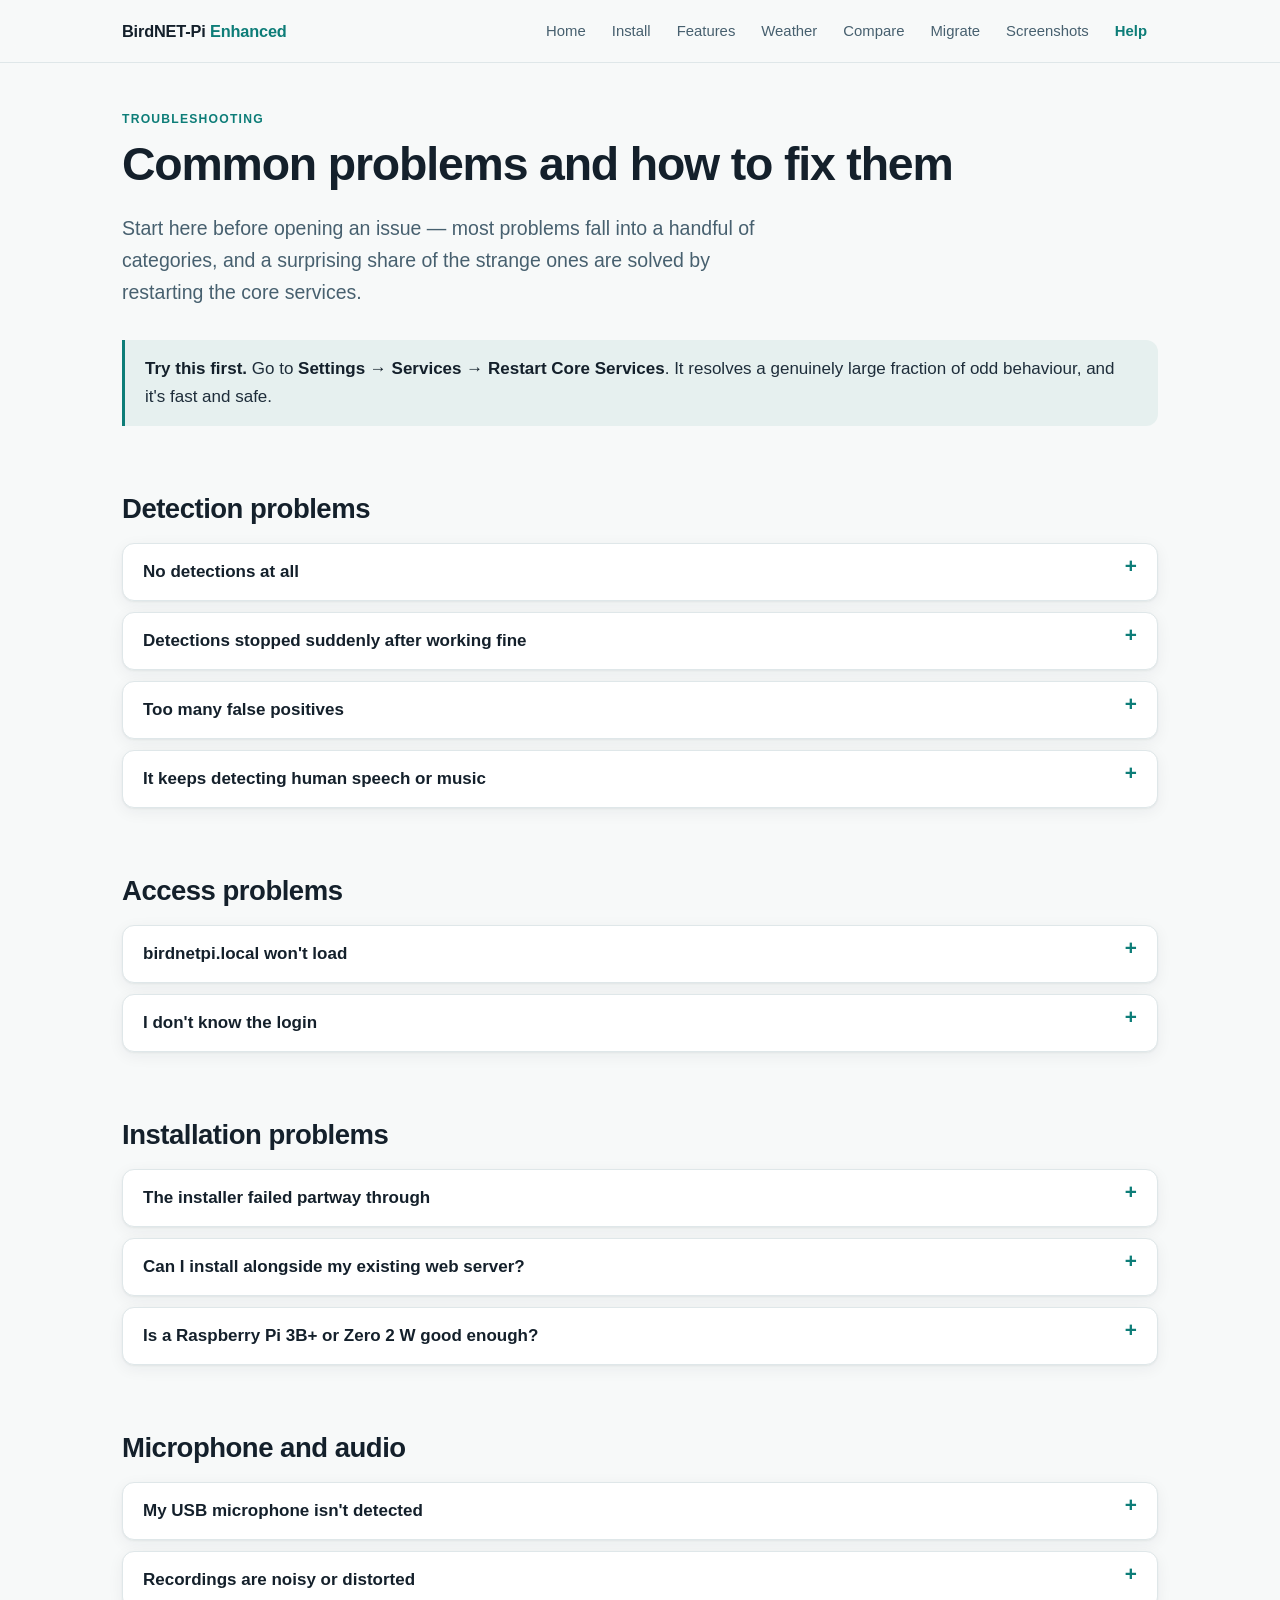
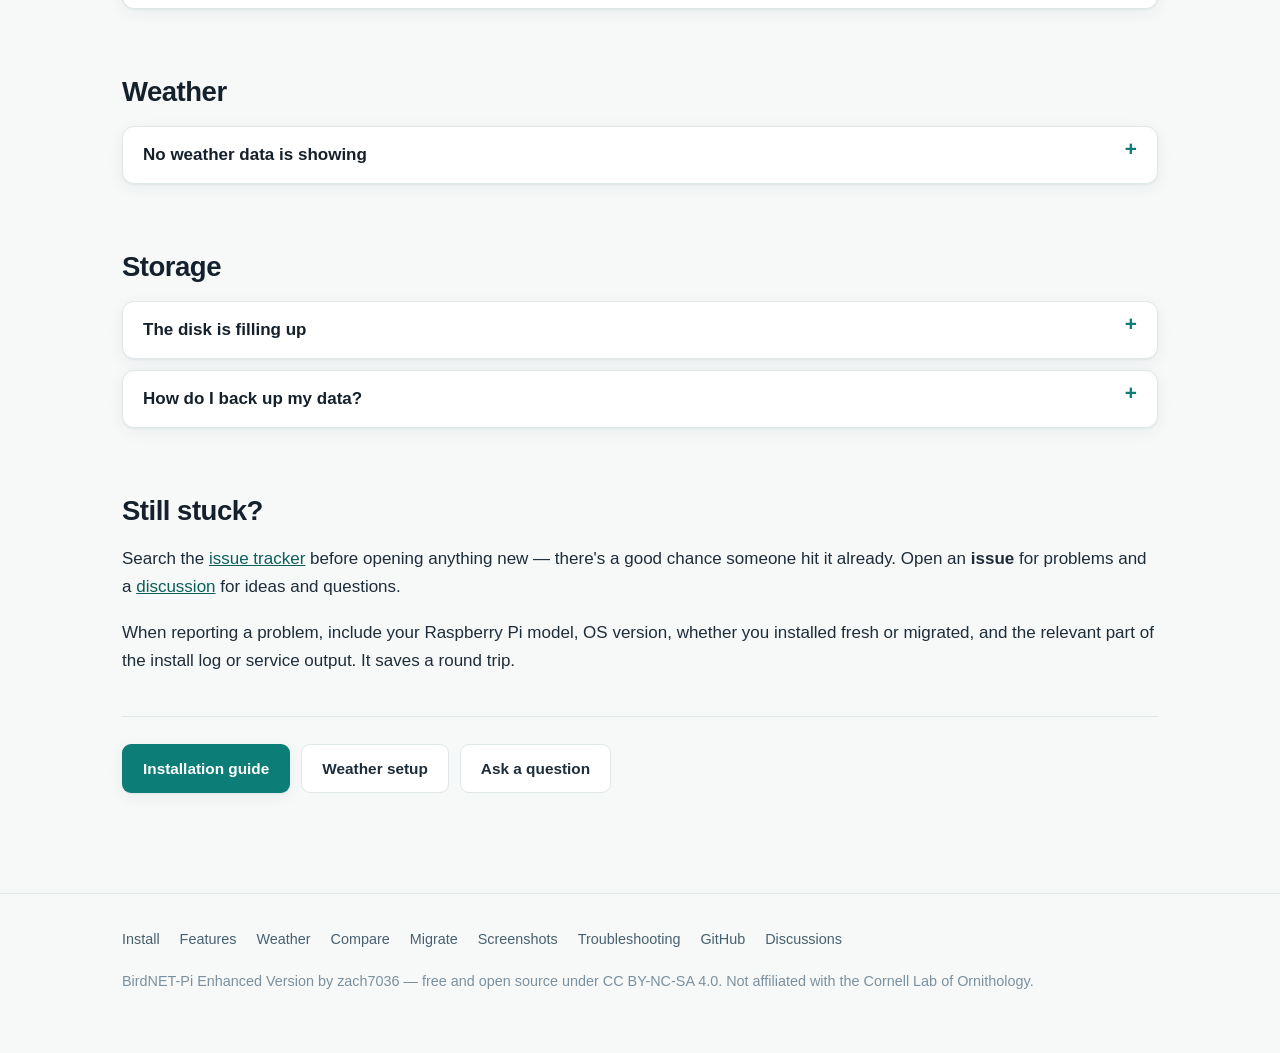
<file: troubleshooting.html>
<!DOCTYPE html>
<html lang="en">
<head>
<meta charset="utf-8">
<meta name="viewport" content="width=device-width, initial-scale=1">
<title>BirdNET-Pi Troubleshooting: Common Problems and Fixes</title>
<meta name="description" content="Fixes for no detections, birdnetpi.local not loading, install failures, microphone problems, missing weather, false positives, and full disks.">
<link rel="canonical" href="https://zach7036.github.io/BirdNET-Pi-Enhanced-Version/troubleshooting.html">
<meta property="og:type" content="article">
<meta property="og:site_name" content="BirdNET-Pi Enhanced Version">
<meta property="og:title" content="BirdNET-Pi Troubleshooting: Common Problems and Fixes">
<meta property="og:description" content="Fixes for no detections, birdnetpi.local not loading, install failures, microphone problems, missing weather, false positives, and full disks.">
<meta property="og:url" content="https://zach7036.github.io/BirdNET-Pi-Enhanced-Version/troubleshooting.html">
<meta property="og:image" content="https://zach7036.github.io/BirdNET-Pi-Enhanced-Version/assets/img/birdnet-pi-system-health.png">
<meta name="twitter:card" content="summary_large_image">
<meta name="twitter:image" content="https://zach7036.github.io/BirdNET-Pi-Enhanced-Version/assets/img/birdnet-pi-system-health.png">
<link rel="icon" href="favicon.ico" sizes="any">
<link rel="icon" type="image/png" href="assets/icon-192.png" sizes="192x192">
<link rel="apple-touch-icon" href="assets/icon-192.png">
<link rel="stylesheet" href="assets/style.css">
<script type="application/ld+json">
{
  "@context": "https://schema.org",
  "@type": "FAQPage",
  "mainEntity": [
    {
      "@type": "Question",
      "name": "Why is my BirdNET-Pi not detecting any birds?",
      "acceptedAnswer": { "@type": "Answer", "text": "First restart the core services from Settings then Services. If that doesn't help, check that your USB microphone is detected and that the recording service is running. Open the Live page: if the spectrogram is flat and silent, the problem is audio capture rather than identification. Also confirm your latitude and longitude are set, since range filtering with default coordinates can suppress local species." }
    },
    {
      "@type": "Question",
      "name": "Why can't I reach birdnetpi.local?",
      "acceptedAnswer": { "@type": "Answer", "text": "The .local hostname relies on mDNS, which some networks and devices do not resolve. Use the Raspberry Pi's IP address directly instead. You can find it from your router's device list or by running hostname -I on the Pi over SSH." }
    },
    {
      "@type": "Question",
      "name": "My BirdNET-Pi installation failed. What went wrong?",
      "acceptedAnswer": { "@type": "Answer", "text": "The most common cause is installing on a 32-bit operating system. BirdNET-Pi requires the 64-bit version of Raspberry Pi OS. The installer writes a log to your home directory named installation followed by the date; check the end of that file for the actual error." }
    },
    {
      "@type": "Question",
      "name": "How do I fix false positive bird detections?",
      "acceptedAnswer": { "@type": "Answer", "text": "Use the Review queue to mark incorrect identifications as false positives. Reviewed false positives are excluded from species counts, insights, and eBird exports. For species that are persistently wrong, add them under Settings then Excluded Species List. Setting accurate coordinates also helps, because range filtering suppresses species that do not occur in your area." }
    },
    {
      "@type": "Question",
      "name": "My Raspberry Pi disk is filling up with recordings",
      "acceptedAnswer": { "@type": "Answer", "text": "BirdNET-Pi purges old audio automatically when space runs low, so a gradually filling disk is normal. The controls are under Settings then Settings then Advanced Settings then Disk Management, where you can choose whether a full disk purges old files or stops the services, set the purge threshold, and cap the number of files kept for each species. Recordings you have crowned as favourites are protected from automatic purging." }
    },
    {
      "@type": "Question",
      "name": "How do I back up my BirdNET-Pi database?",
      "acceptedAnswer": { "@type": "Answer", "text": "Use Settings then System Controls then Backup data in the web interface, then copy the resulting archive off the Pi. You can also run scripts/backup_data.sh directly from the command line with the backup action and a target file path." }
    }
  ]
}
</script>
</head>
<body>
<a class="skip-link" href="#main">Skip to content</a>
<header class="site-header">
  <div class="wrap">
    <a class="brand" href="index.html">BirdNET-Pi <span>Enhanced</span></a>
    <nav class="site-nav" aria-label="Main">
      <a href="index.html">Home</a>
      <a href="install.html">Install</a>
      <a href="features.html">Features</a>
      <a href="weather.html">Weather</a>
      <a href="compare.html">Compare</a>
      <a href="migrate.html">Migrate</a>
      <a href="screenshots.html">Screenshots</a>
      <a href="troubleshooting.html" aria-current="page">Help</a>
    </nav>
  </div>
</header>

<main id="main">
<div class="wrap">

  <p class="kicker">Troubleshooting</p>
  <h1>Common problems and how to fix them</h1>
  <p class="lead">
    Start here before opening an issue — most problems fall into a handful of categories, and a
    surprising share of the strange ones are solved by restarting the core services.
  </p>

  <div class="note">
    <p>
      <strong>Try this first.</strong> Go to <strong>Settings → Services → Restart Core Services</strong>.
      It resolves a genuinely large fraction of odd behaviour, and it's fast and safe.
    </p>
  </div>

  <h2>Detection problems</h2>

  <details>
    <summary>No detections at all</summary>
    <p>Work through it in this order:</p>
    <ol>
      <li>Restart core services from <strong>Settings → Services</strong>.</li>
      <li>Open the <strong>Live</strong> page and look at the spectrogram. If it's flat and silent, this is an audio capture problem, not an identification problem — skip to the microphone section below.</li>
      <li>Check your <strong>latitude and longitude</strong> under <strong>Settings → Settings → Location &amp; Weather</strong>. With coordinates left at <code>0.000</code>, range filtering has no idea where you are and can suppress the species that actually live around you.</li>
      <li>Check <strong>Settings → Station Doctor</strong>, which tests the recording and analysis services directly and offers one-click fixes.</li>
    </ol>
  </details>

  <details>
    <summary>Detections stopped suddenly after working fine</summary>
    <p>
      Usually a service that died rather than anything to do with the model. Restart core
      services, then check Station Doctor. A full disk can also stop recording — see the storage
      section.
    </p>
  </details>

  <details>
    <summary>Too many false positives</summary>
    <p>
      Some misidentification is inherent to acoustic ID, but you have three levers:
    </p>
    <ul>
      <li><strong>Review them.</strong> The Review queue surfaces uncertain detections with comparison clips. Marking one as a false positive removes it from species counts, insights, and eBird exports.</li>
      <li><strong>Set your coordinates.</strong> Range filtering suppresses species that don't occur near you, which eliminates a whole class of nonsense results.</li>
      <li><strong>Use the exclude list.</strong> For a species that's persistently wrong at your station, add it under <strong>Settings → Excluded Species List</strong>.</li>
    </ul>
    <p>Raising the confidence threshold also works, but costs you real detections — try the above first.</p>
  </details>

  <details>
    <summary>It keeps detecting human speech or music</summary>
    <p>
      BirdNET-Pi ships with a human-voice filter: when the model hears speech near a detection,
      that detection is discarded rather than saved. Raising its threshold helps in environments
      with conversation, television, or radio nearby. Adjust it under
      <strong>Settings → Settings → Advanced Settings</strong> — the Privacy section on the
      Settings page describes the filter and shows its current value, but the control itself
      lives under Advanced Settings.
    </p>
  </details>

  <h2>Access problems</h2>

  <details>
    <summary>birdnetpi.local won't load</summary>
    <p>
      That hostname depends on mDNS, which plenty of networks and devices simply don't resolve —
      Windows and some Android versions are common offenders. Use the Pi's IP address instead.
      Find it in your router's device list, or over SSH:
    </p>
    <pre><code>hostname -I</code></pre>
    <p>Then browse to <code>http://192.168.x.x</code> with that address. Consider giving the Pi a DHCP reservation so it stays put.</p>
  </details>

  <details>
    <summary>I don't know the login</summary>
    <p>
      The default username is <code>birdnet</code> and the password is <strong>empty</strong>
      until you set one. If you set a password and lost it, you can change it over SSH from the
      configuration file on the Pi.
    </p>
  </details>

  <h2>Installation problems</h2>

  <details>
    <summary>The installer failed partway through</summary>
    <p>
      Check the install log first — it's in your home directory, named
      <code>installation-YYYY-MM-DD.txt</code>. The real error is usually near the end, and it's
      what anyone helping you will ask for.
    </p>
    <p>By far the most common cause is a <strong>32-bit OS</strong>. Confirm with:</p>
    <pre><code>uname -m</code></pre>
    <p>
      You want <code>aarch64</code>. If you see <code>armv7l</code>, you're on 32-bit and need to
      reimage with a 64-bit image.
    </p>
  </details>

  <details>
    <summary>Can I install alongside my existing web server?</summary>
    <p>
      Not supported. BirdNET-Pi expects to own the web server configuration on the machine, and
      installing over an existing stack causes conflicts that are painful to unpick. Use a
      dedicated Pi, or open a
      <a href="https://github.com/zach7036/BirdNET-Pi-Enhanced-Version/discussions">discussion</a>
      about your setup.
    </p>
  </details>

  <details>
    <summary>Is a Raspberry Pi 3B+ or Zero 2 W good enough?</summary>
    <p>
      For detection, yes — with <strong>RaspiOS-ARM64-Lite</strong> specifically. But the
      analytics and insights pages do real work across your full history, and on those boards
      they get slow as data accumulates. A Pi 4B, 400, or 5 is strongly recommended if you plan
      to actually use the reporting features.
    </p>
  </details>

  <h2>Microphone and audio</h2>

  <details>
    <summary>My USB microphone isn't detected</summary>
    <p>Over SSH, check that the system can see it:</p>
    <pre><code>arecord -l</code></pre>
    <p>
      If nothing is listed, it's a hardware or power issue: try a different USB port, avoid
      unpowered hubs, and reboot with the microphone already plugged in. If it <em>is</em> listed
      but you get no audio, check the input level under Settings — some USB microphones default
      to very low gain.
    </p>
  </details>

  <details>
    <summary>Recordings are noisy or distorted</summary>
    <p>
      Usually placement or gain. Shelter the microphone from direct wind and rain, keep it away
      from air conditioners and busy roads, and reduce the input gain if loud calls are clipping.
      The Live spectrogram is the fastest way to evaluate a change — a constant band across the
      bottom generally means low-frequency noise like traffic or wind.
    </p>
  </details>

  <h2>Weather</h2>

  <details>
    <summary>No weather data is showing</summary>
    <p>
      Nearly always because latitude and longitude are still at their defaults. Set them under
      <strong>Settings → Settings → Location &amp; Weather</strong>, then run a manual sync from
      <strong>Settings → Station Doctor</strong>. There's no plugin to install and no API key
      needed. See the <a href="weather.html">weather guide</a> for detail.
    </p>
  </details>

  <h2>Storage</h2>

  <details>
    <summary>The disk is filling up</summary>
    <p>
      Expected to a point — BirdNET-Pi purges old audio automatically as space gets tight. Full
      recordings are deleted after analysis; only the extracted detection clips are kept.
    </p>
    <p>
      The controls are under <strong>Settings → Settings → Advanced Settings → Disk
      Management</strong>:
    </p>
    <ul>
      <li><strong>Purge or Keep</strong> — whether a full disk deletes old files to make room, or stops the services instead and preserves everything.</li>
      <li><strong>Purge Threshold</strong> — how full the disk gets before that happens. Note this applies even when set to Keep: it's the point at which services stop.</li>
      <li><strong>Number of files to keep for each species</strong> — the most direct way to cap growth, since common species produce most of the volume.</li>
    </ul>
    <p>
      Recordings you've crowned as favourites, and files you've excluded from purging on the
      Recordings page, both survive cleanup.
    </p>
  </details>

  <details>
    <summary>How do I back up my data?</summary>
    <p>
      From the web interface: <strong>Settings → System Controls → Backup data</strong>, then copy
      the archive somewhere that isn't the Pi. From the command line, assuming your backup medium
      is mounted at <code>/mnt</code>:
    </p>
    <pre><code>./scripts/backup_data.sh -a backup -f /mnt/birds/backup-2024-07-09.tar</code></pre>
    <p>And to restore:</p>
    <pre><code>./scripts/backup_data.sh -a restore -f /mnt/birds/backup-2024-07-09.tar</code></pre>
    <p>Large collections take a long time in both directions. Let it finish.</p>
  </details>

  <h2>Still stuck?</h2>
  <p>
    Search the <a href="https://github.com/zach7036/BirdNET-Pi-Enhanced-Version/issues">issue tracker</a>
    before opening anything new — there's a good chance someone hit it already. Open an
    <strong>issue</strong> for problems and a
    <a href="https://github.com/zach7036/BirdNET-Pi-Enhanced-Version/discussions">discussion</a>
    for ideas and questions.
  </p>
  <p>
    When reporting a problem, include your Raspberry Pi model, OS version, whether you installed
    fresh or migrated, and the relevant part of the install log or service output. It saves a
    round trip.
  </p>

  <div class="next-steps">
    <a class="btn btn-primary" href="install.html">Installation guide</a>
    <a class="btn btn-ghost" href="weather.html">Weather setup</a>
    <a class="btn btn-ghost" href="https://github.com/zach7036/BirdNET-Pi-Enhanced-Version/discussions">Ask a question</a>
  </div>

</div>
</main>

<footer class="site-footer">
  <div class="wrap">
    <div class="footer-links">
      <a href="install.html">Install</a>
      <a href="features.html">Features</a>
      <a href="weather.html">Weather</a>
      <a href="compare.html">Compare</a>
      <a href="migrate.html">Migrate</a>
      <a href="screenshots.html">Screenshots</a>
      <a href="troubleshooting.html">Troubleshooting</a>
      <a href="https://github.com/zach7036/BirdNET-Pi-Enhanced-Version">GitHub</a>
      <a href="https://github.com/zach7036/BirdNET-Pi-Enhanced-Version/discussions">Discussions</a>
    </div>
    <p>
      BirdNET-Pi Enhanced Version by zach7036 — free and open source under CC BY-NC-SA 4.0.
      Not affiliated with the Cornell Lab of Ornithology.
    </p>
  </div>
</footer>
</body>
</html>
</file>
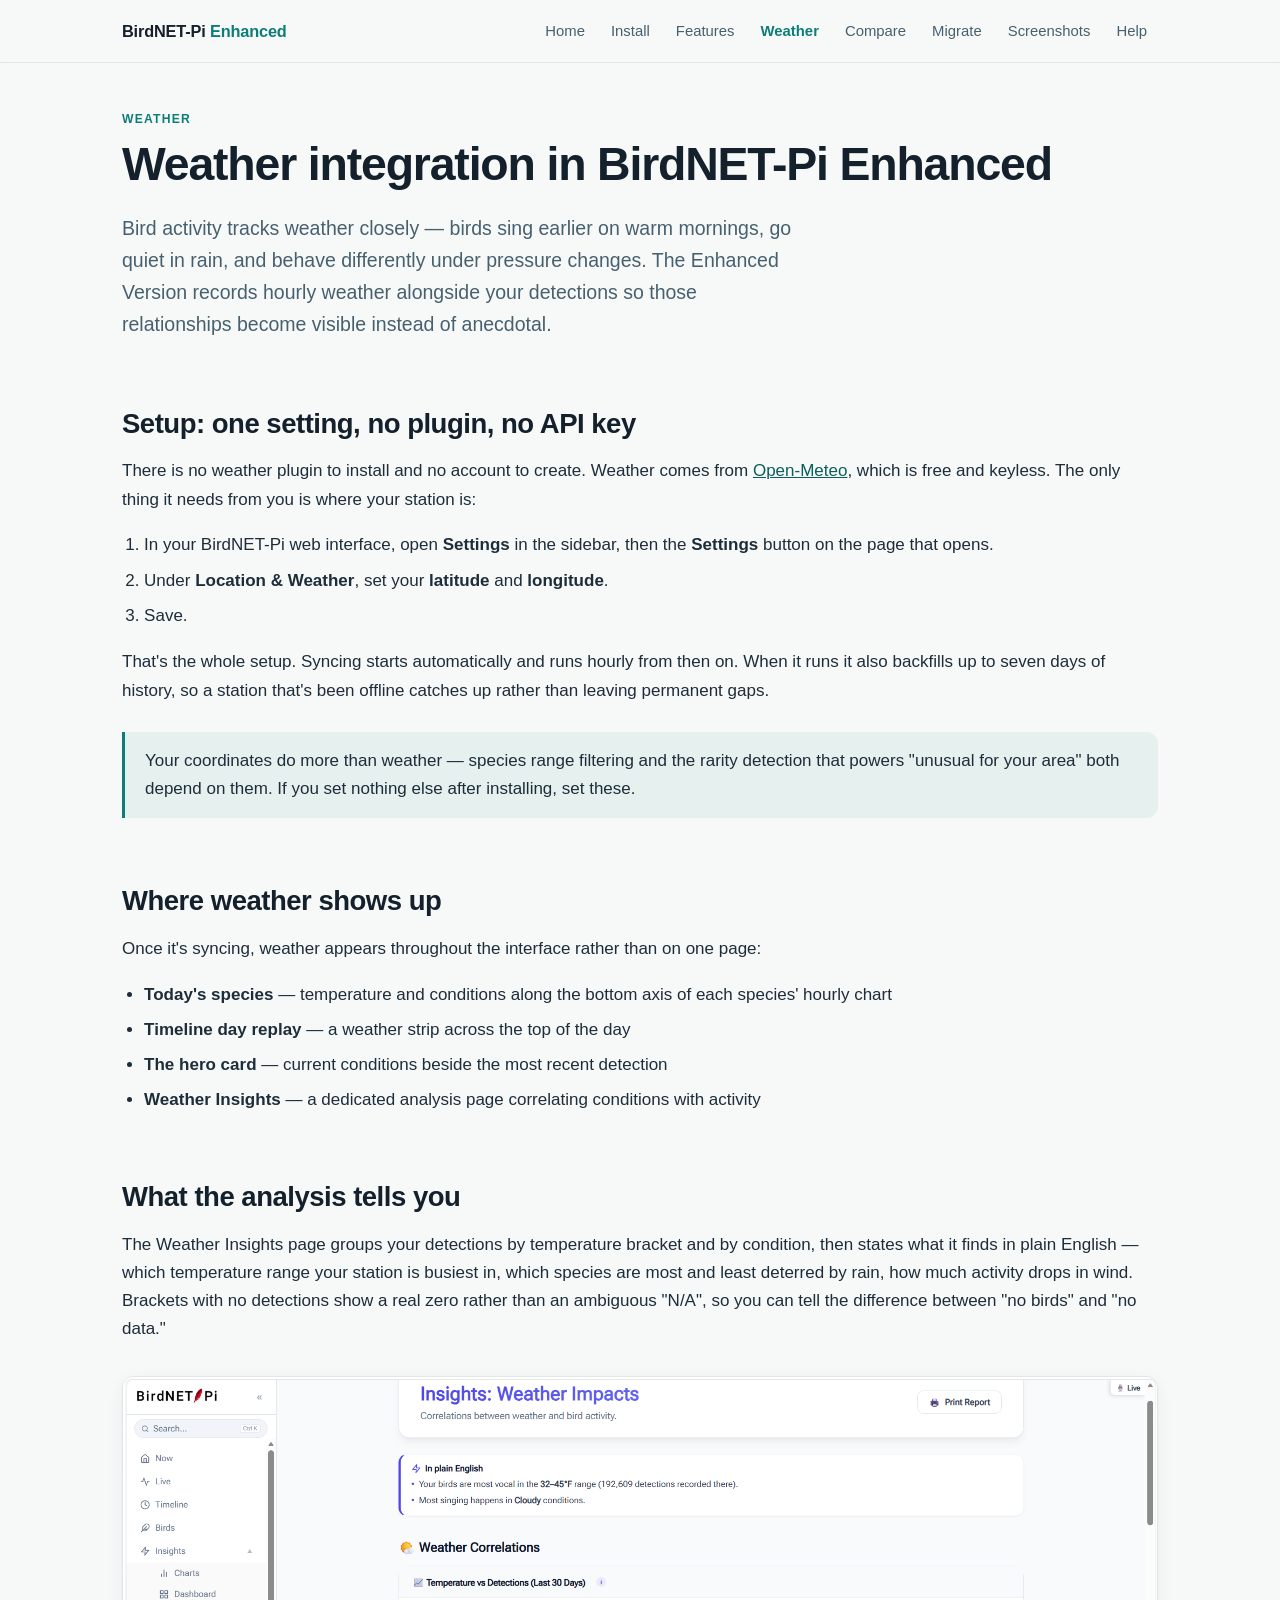
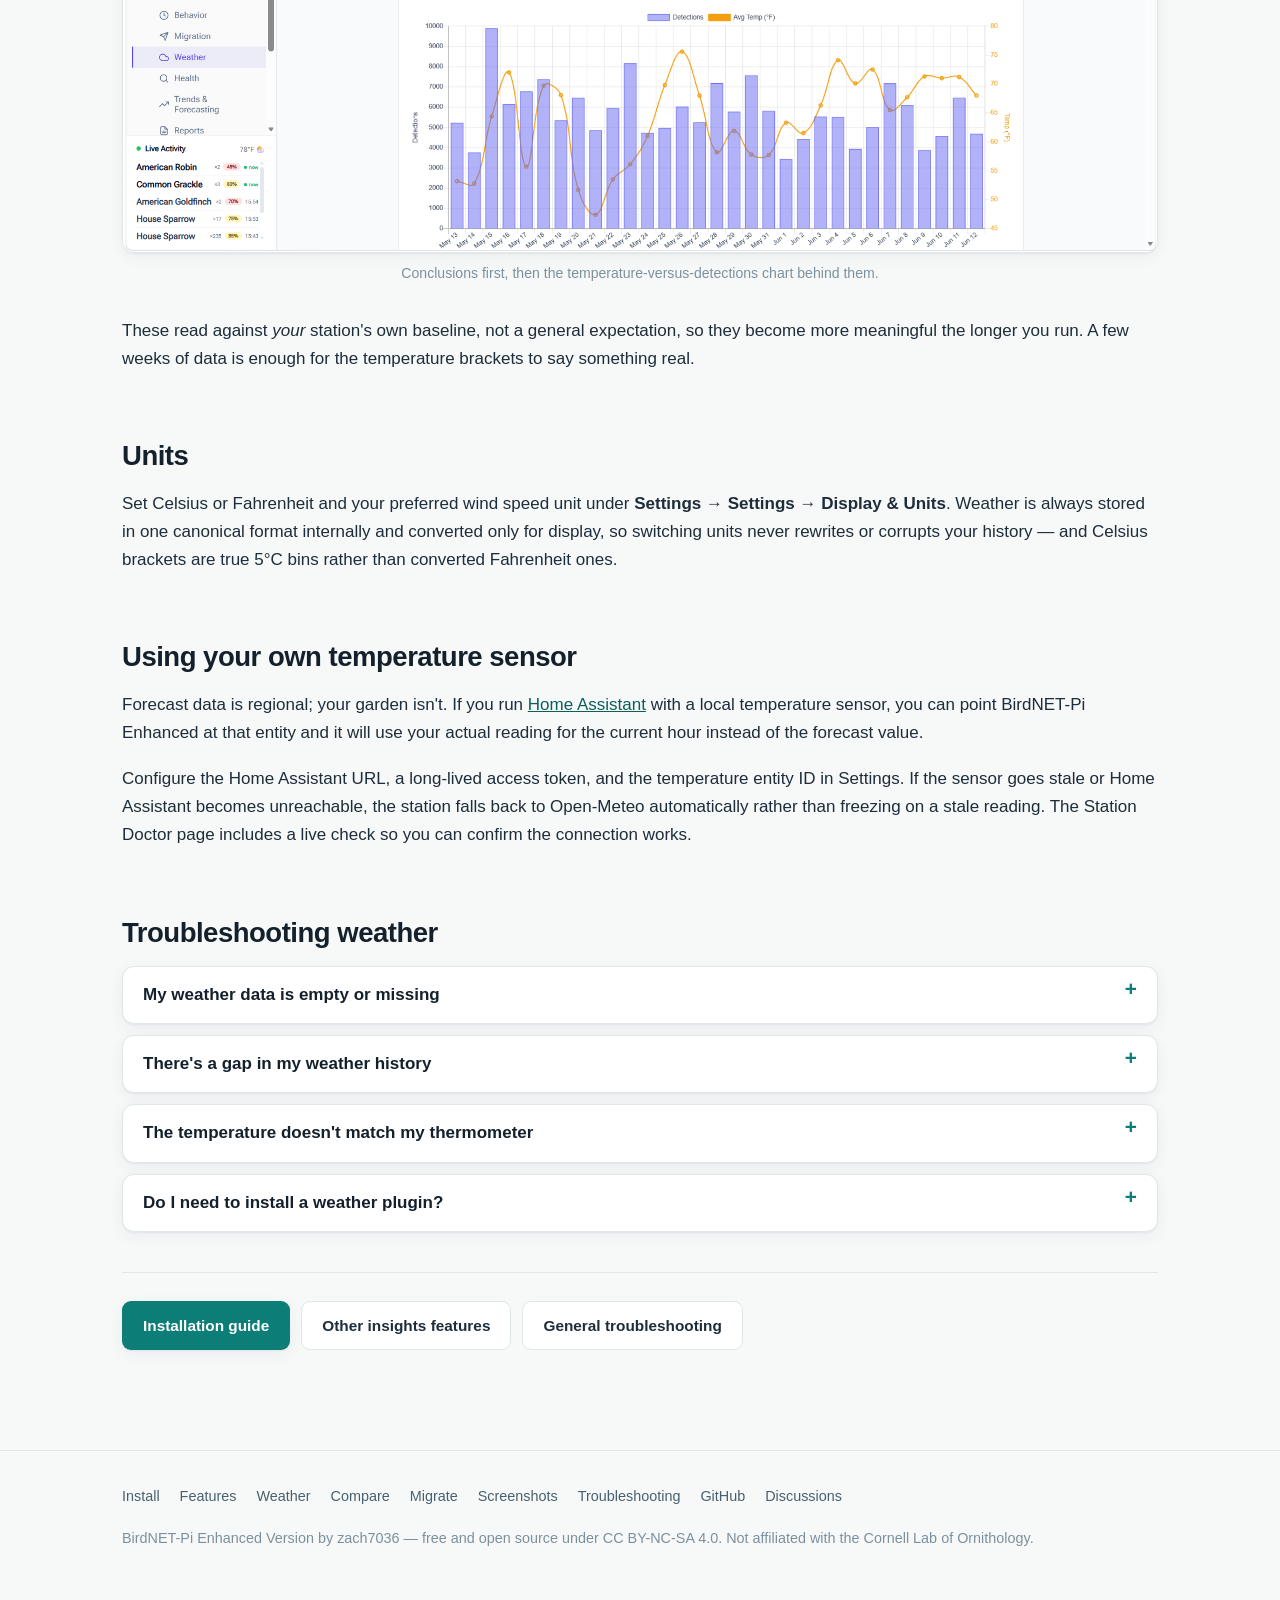
<file: weather.html>
<!DOCTYPE html>
<html lang="en">
<head>
<meta charset="utf-8">
<meta name="viewport" content="width=device-width, initial-scale=1">
<title>BirdNET-Pi Weather Integration: Setup and How It Works</title>
<meta name="description" content="Hourly weather recorded alongside every detection via Open-Meteo, then correlated with bird activity. No API key, no plugin - just your coordinates.">
<link rel="canonical" href="https://zach7036.github.io/BirdNET-Pi-Enhanced-Version/weather.html">
<meta property="og:type" content="article">
<meta property="og:site_name" content="BirdNET-Pi Enhanced Version">
<meta property="og:title" content="BirdNET-Pi Weather Integration: Setup and How It Works">
<meta property="og:description" content="Hourly weather recorded alongside every detection via Open-Meteo, then correlated with bird activity. No API key, no plugin - just your coordinates.">
<meta property="og:url" content="https://zach7036.github.io/BirdNET-Pi-Enhanced-Version/weather.html">
<meta property="og:image" content="https://zach7036.github.io/BirdNET-Pi-Enhanced-Version/assets/img/birdnet-pi-weather-insights.png">
<meta name="twitter:card" content="summary_large_image">
<meta name="twitter:image" content="https://zach7036.github.io/BirdNET-Pi-Enhanced-Version/assets/img/birdnet-pi-weather-insights.png">
<link rel="icon" href="favicon.ico" sizes="any">
<link rel="icon" type="image/png" href="assets/icon-192.png" sizes="192x192">
<link rel="apple-touch-icon" href="assets/icon-192.png">
<link rel="stylesheet" href="assets/style.css">
<script type="application/ld+json">
{
  "@context": "https://schema.org",
  "@type": "FAQPage",
  "mainEntity": [
    {
      "@type": "Question",
      "name": "Do I need an API key for BirdNET-Pi weather?",
      "acceptedAnswer": { "@type": "Answer", "text": "No. Weather comes from Open-Meteo, which does not require an API key or an account. You only need to set your station's latitude and longitude in Settings." }
    },
    {
      "@type": "Question",
      "name": "Is there a weather plugin to install?",
      "acceptedAnswer": { "@type": "Answer", "text": "No. There is no separate weather plugin. Weather syncing is built in and starts automatically once your coordinates are set, running hourly." }
    },
    {
      "@type": "Question",
      "name": "Why is my BirdNET-Pi weather data missing?",
      "acceptedAnswer": { "@type": "Answer", "text": "The most common cause is that latitude and longitude are still at their default of 0.000. Set real coordinates under Settings, Settings, Location and Weather, then run a manual sync from Settings then Station Doctor. Weather also backfills up to seven days of history when it syncs." }
    },
    {
      "@type": "Question",
      "name": "Can I use my own temperature sensor instead?",
      "acceptedAnswer": { "@type": "Answer", "text": "Yes. If you run Home Assistant, you can point BirdNET-Pi Enhanced at a temperature entity and it will use your own sensor reading for the current hour instead of the forecast value, falling back to Open-Meteo if the sensor goes stale or unreachable." }
    }
  ]
}
</script>
</head>
<body>
<a class="skip-link" href="#main">Skip to content</a>
<header class="site-header">
  <div class="wrap">
    <a class="brand" href="index.html">BirdNET-Pi <span>Enhanced</span></a>
    <nav class="site-nav" aria-label="Main">
      <a href="index.html">Home</a>
      <a href="install.html">Install</a>
      <a href="features.html">Features</a>
      <a href="weather.html" aria-current="page">Weather</a>
      <a href="compare.html">Compare</a>
      <a href="migrate.html">Migrate</a>
      <a href="screenshots.html">Screenshots</a>
      <a href="troubleshooting.html">Help</a>
    </nav>
  </div>
</header>

<main id="main">
<div class="wrap">

  <p class="kicker">Weather</p>
  <h1>Weather integration in BirdNET-Pi Enhanced</h1>
  <p class="lead">
    Bird activity tracks weather closely — birds sing earlier on warm mornings, go quiet in
    rain, and behave differently under pressure changes. The Enhanced Version records hourly
    weather alongside your detections so those relationships become visible instead of anecdotal.
  </p>

  <h2>Setup: one setting, no plugin, no API key</h2>
  <p>
    There is no weather plugin to install and no account to create. Weather comes from
    <a href="https://open-meteo.com/">Open-Meteo</a>, which is free and keyless. The only thing
    it needs from you is where your station is:
  </p>
  <ol>
    <li>In your BirdNET-Pi web interface, open <strong>Settings</strong> in the sidebar, then the <strong>Settings</strong> button on the page that opens.</li>
    <li>Under <strong>Location &amp; Weather</strong>, set your <strong>latitude</strong> and <strong>longitude</strong>.</li>
    <li>Save.</li>
  </ol>
  <p>
    That's the whole setup. Syncing starts automatically and runs hourly from then on. When it
    runs it also backfills up to seven days of history, so a station that's been offline catches
    up rather than leaving permanent gaps.
  </p>
  <div class="note">
    <p>
      Your coordinates do more than weather — species range filtering and the rarity detection
      that powers "unusual for your area" both depend on them. If you set nothing else after
      installing, set these.
    </p>
  </div>

  <h2>Where weather shows up</h2>
  <p>Once it's syncing, weather appears throughout the interface rather than on one page:</p>
  <ul>
    <li><strong>Today's species</strong> — temperature and conditions along the bottom axis of each species' hourly chart</li>
    <li><strong>Timeline day replay</strong> — a weather strip across the top of the day</li>
    <li><strong>The hero card</strong> — current conditions beside the most recent detection</li>
    <li><strong>Weather Insights</strong> — a dedicated analysis page correlating conditions with activity</li>
  </ul>

  <h2>What the analysis tells you</h2>
  <p>
    The Weather Insights page groups your detections by temperature bracket and by condition, then
    states what it finds in plain English — which temperature range your station is busiest in,
    which species are most and least deterred by rain, how much activity drops in wind. Brackets
    with no detections show a real zero rather than an ambiguous "N/A", so you can tell the
    difference between "no birds" and "no data."
  </p>
  <figure>
    <img src="assets/img/birdnet-pi-weather-insights.png"
         alt="BirdNET-Pi Enhanced weather impacts page with plain-English takeaways above a temperature versus detections chart for the last 30 days"
         width="1600" height="900" loading="lazy">
    <figcaption>Conclusions first, then the temperature-versus-detections chart behind them.</figcaption>
  </figure>
  <p>
    These read against <em>your</em> station's own baseline, not a general expectation, so they
    become more meaningful the longer you run. A few weeks of data is enough for the temperature
    brackets to say something real.
  </p>

  <h2>Units</h2>
  <p>
    Set Celsius or Fahrenheit and your preferred wind speed unit under
    <strong>Settings → Settings → Display &amp; Units</strong>. Weather is always stored in one canonical
    format internally and converted only for display, so switching units never rewrites or
    corrupts your history — and Celsius brackets are true 5&deg;C bins rather than converted
    Fahrenheit ones.
  </p>

  <h2>Using your own temperature sensor</h2>
  <p>
    Forecast data is regional; your garden isn't. If you run
    <a href="https://www.home-assistant.io/">Home Assistant</a> with a local temperature sensor,
    you can point BirdNET-Pi Enhanced at that entity and it will use your actual reading for the
    current hour instead of the forecast value.
  </p>
  <p>
    Configure the Home Assistant URL, a long-lived access token, and the temperature entity ID in
    Settings. If the sensor goes stale or Home Assistant becomes unreachable, the station falls
    back to Open-Meteo automatically rather than freezing on a stale reading. The Station Doctor
    page includes a live check so you can confirm the connection works.
  </p>

  <h2>Troubleshooting weather</h2>
  <details>
    <summary>My weather data is empty or missing</summary>
    <p>
      Almost always this means latitude and longitude are still <code>0.000</code>. Set real
      coordinates under <strong>Settings → Settings → Location &amp; Weather</strong>, then
      trigger a manual sync from <strong>Settings → Station Doctor</strong>. If it still fails,
      check that the Pi has outbound internet access.
    </p>
  </details>
  <details>
    <summary>There's a gap in my weather history</summary>
    <p>
      Sync backfills up to seven days, so short outages heal themselves on the next run. Gaps
      longer than a week stay permanent — the backfill window doesn't reach further back.
    </p>
  </details>
  <details>
    <summary>The temperature doesn't match my thermometer</summary>
    <p>
      Open-Meteo gives you regional forecast data for your coordinates, which can differ from a
      reading in your own garden by several degrees. Connect a Home Assistant sensor as described
      above if you want your actual local temperature recorded instead.
    </p>
  </details>
  <details>
    <summary>Do I need to install a weather plugin?</summary>
    <p>
      No. There is no weather plugin. Older documentation elsewhere referred to one that doesn't
      exist — weather is built in and needs only your coordinates.
    </p>
  </details>

  <div class="next-steps">
    <a class="btn btn-primary" href="install.html">Installation guide</a>
    <a class="btn btn-ghost" href="features.html">Other insights features</a>
    <a class="btn btn-ghost" href="troubleshooting.html">General troubleshooting</a>
  </div>

</div>
</main>

<footer class="site-footer">
  <div class="wrap">
    <div class="footer-links">
      <a href="install.html">Install</a>
      <a href="features.html">Features</a>
      <a href="weather.html">Weather</a>
      <a href="compare.html">Compare</a>
      <a href="migrate.html">Migrate</a>
      <a href="screenshots.html">Screenshots</a>
      <a href="troubleshooting.html">Troubleshooting</a>
      <a href="https://github.com/zach7036/BirdNET-Pi-Enhanced-Version">GitHub</a>
      <a href="https://github.com/zach7036/BirdNET-Pi-Enhanced-Version/discussions">Discussions</a>
    </div>
    <p>
      BirdNET-Pi Enhanced Version by zach7036 — free and open source under CC BY-NC-SA 4.0.
      Not affiliated with the Cornell Lab of Ornithology.
    </p>
  </div>
</footer>
</body>
</html>
</file>
<file: assets/style.css>
/* BirdNET-Pi Enhanced — site styles
   Palette echoes the app itself: teal accent, slate text, off-white ground. */

:root {
  --teal: #0d7d78;
  --teal-bright: #14a09a;
  --teal-dark: #0a5f5b;
  --slate-900: #14202b;
  --slate-800: #1e2d3a;
  --slate-600: #47606f;
  --slate-400: #7b909e;
  --ground: #f7f9f9;
  --card: #ffffff;
  --line: #dfe7e9;
  --code-bg: #14202b;
  --code-fg: #e6f1f0;
  --amber: #b26b00;
  --radius: 12px;
  --shadow: 0 1px 2px rgba(20, 32, 43, .05), 0 4px 16px rgba(20, 32, 43, .06);
  --wrap: 1080px;
}

@media (prefers-color-scheme: dark) {
  :root {
    --teal: #3fb8b1;
    --teal-bright: #55d0c8;
    --teal-dark: #2a9a94;
    --slate-900: #e8eef1;
    --slate-800: #d2dde3;
    --slate-600: #9fb2bd;
    --slate-400: #6f8794;
    --ground: #0f171e;
    --card: #17222c;
    --line: #26343f;
    --code-bg: #0a1117;
    --code-fg: #d7e6e4;
    --amber: #e2a33c;
    --shadow: 0 1px 2px rgba(0, 0, 0, .3), 0 4px 16px rgba(0, 0, 0, .25);
  }
}

* { box-sizing: border-box; }

html { scroll-behavior: smooth; }

body {
  margin: 0;
  font-family: -apple-system, BlinkMacSystemFont, "Segoe UI", Roboto, "Helvetica Neue", Arial, sans-serif;
  font-size: 17px;
  line-height: 1.65;
  color: var(--slate-800);
  background: var(--ground);
  -webkit-font-smoothing: antialiased;
}

.wrap { max-width: var(--wrap); margin: 0 auto; padding: 0 22px; }

/* ---------- header / nav ---------- */

.site-header {
  position: sticky;
  top: 0;
  z-index: 50;
  background: color-mix(in srgb, var(--ground) 88%, transparent);
  backdrop-filter: saturate(1.6) blur(10px);
  border-bottom: 1px solid var(--line);
}

.site-header .wrap {
  display: flex;
  align-items: center;
  gap: 20px;
  min-height: 62px;
  flex-wrap: wrap;
}

.brand {
  font-weight: 700;
  font-size: 1.02rem;
  color: var(--slate-900);
  text-decoration: none;
  letter-spacing: -.01em;
  white-space: nowrap;
}
.brand span { color: var(--teal); }

.site-nav { display: flex; gap: 4px; flex-wrap: wrap; margin-left: auto; }
.site-nav a {
  color: var(--slate-600);
  text-decoration: none;
  font-size: .93rem;
  padding: 6px 11px;
  border-radius: 8px;
  white-space: nowrap;
}
.site-nav a:hover { color: var(--teal); background: color-mix(in srgb, var(--teal) 9%, transparent); }
.site-nav a[aria-current="page"] { color: var(--teal); font-weight: 600; }

/* ---------- typography ---------- */

h1 {
  font-size: clamp(2rem, 4.6vw, 2.9rem);
  line-height: 1.15;
  letter-spacing: -.025em;
  color: var(--slate-900);
  margin: 0 0 .45em;
}

h2 {
  font-size: clamp(1.35rem, 2.6vw, 1.72rem);
  line-height: 1.25;
  letter-spacing: -.018em;
  color: var(--slate-900);
  margin: 2.4em 0 .6em;
}

h3 {
  font-size: 1.13rem;
  color: var(--slate-900);
  margin: 1.9em 0 .45em;
}

/* Deep links land clear of the sticky header rather than under it */
h2[id], h3[id] { scroll-margin-top: 86px; }

p { margin: 0 0 1.05em; }

a { color: var(--teal-dark); }
@media (prefers-color-scheme: dark) { a { color: var(--teal-bright); } }

.lead {
  font-size: clamp(1.06rem, 2vw, 1.22rem);
  color: var(--slate-600);
  max-width: 62ch;
  margin-bottom: 1.6em;
}

.kicker {
  text-transform: uppercase;
  letter-spacing: .1em;
  font-size: .76rem;
  font-weight: 700;
  color: var(--teal);
  margin: 0 0 .7em;
}

main { padding: 46px 0 40px; }

/* ---------- hero ---------- */

.hero { padding: 20px 0 8px; }
.hero h1 { max-width: 20ch; }

.cta-row { display: flex; flex-wrap: wrap; gap: 11px; margin: 1.7em 0 .5em; }

.btn {
  display: inline-block;
  padding: 11px 20px;
  border-radius: 9px;
  font-weight: 600;
  font-size: .96rem;
  text-decoration: none;
  border: 1px solid transparent;
  transition: transform .12s ease, box-shadow .12s ease;
}
.btn:hover { transform: translateY(-1px); }
.btn-primary { background: var(--teal); color: #fff; box-shadow: var(--shadow); }
.btn-primary:hover { background: var(--teal-dark); }
@media (prefers-color-scheme: dark) { .btn-primary { color: #06221f; } }
.btn-ghost { border-color: var(--line); color: var(--slate-800); background: var(--card); }
.btn-ghost:hover { border-color: var(--teal); color: var(--teal); }

/* ---------- cards & grids ---------- */

.grid { display: grid; gap: 18px; margin: 1.5em 0; }
.grid-2 { grid-template-columns: repeat(auto-fit, minmax(280px, 1fr)); }
.grid-3 { grid-template-columns: repeat(auto-fit, minmax(232px, 1fr)); }

.card {
  background: var(--card);
  border: 1px solid var(--line);
  border-radius: var(--radius);
  padding: 20px 22px;
  box-shadow: var(--shadow);
}
.card h3 { margin-top: 0; }
.card p:last-child { margin-bottom: 0; }
.card-icon { font-size: 1.5rem; line-height: 1; display: block; margin-bottom: .5em; }

/* ---------- callouts ---------- */

.note {
  border-left: 3px solid var(--teal);
  background: color-mix(in srgb, var(--teal) 7%, transparent);
  border-radius: 0 var(--radius) var(--radius) 0;
  padding: 15px 20px;
  margin: 1.6em 0;
}
.note.warn { border-left-color: var(--amber); background: color-mix(in srgb, var(--amber) 9%, transparent); }
.note p:last-child { margin-bottom: 0; }
.note strong { color: var(--slate-900); }

/* ---------- code ---------- */

pre {
  background: var(--code-bg);
  color: var(--code-fg);
  padding: 15px 18px;
  border-radius: 10px;
  overflow-x: auto;
  font-size: .875rem;
  line-height: 1.55;
  margin: 1.1em 0;
}
code {
  font-family: ui-monospace, SFMono-Regular, "SF Mono", Menlo, Consolas, monospace;
  font-size: .89em;
}
p code, li code, td code {
  background: color-mix(in srgb, var(--teal) 11%, transparent);
  color: var(--teal-dark);
  padding: .12em .4em;
  border-radius: 5px;
}
@media (prefers-color-scheme: dark) { p code, li code, td code { color: var(--teal-bright); } }
pre code { background: none; color: inherit; padding: 0; }

/* ---------- images ---------- */

figure { margin: 1.9em 0; }
figure img, .shot img {
  width: 100%;
  height: auto;
  display: block;
  border-radius: var(--radius);
  border: 1px solid var(--line);
  box-shadow: var(--shadow);
}
figcaption {
  font-size: .88rem;
  color: var(--slate-400);
  margin-top: .65em;
  text-align: center;
}

/* ---------- tables ---------- */

.table-scroll { overflow-x: auto; margin: 1.5em 0; -webkit-overflow-scrolling: touch; }
table { border-collapse: collapse; width: 100%; min-width: 520px; font-size: .95rem; }
th, td { text-align: left; padding: 11px 14px; border-bottom: 1px solid var(--line); vertical-align: top; }
th { color: var(--slate-900); font-weight: 650; background: color-mix(in srgb, var(--teal) 6%, transparent); }
td.yes { color: var(--teal); font-weight: 600; }
td.no { color: var(--slate-400); }

/* ---------- lists ---------- */

ul, ol { padding-left: 1.3em; margin: 0 0 1.1em; }
li { margin-bottom: .42em; }
ul.plain { list-style: none; padding-left: 0; }
ul.plain li { padding-left: 1.6em; position: relative; }
ul.plain li::before {
  content: "\2713";
  position: absolute;
  left: 0;
  color: var(--teal);
  font-weight: 700;
}

/* ---------- FAQ ---------- */

details {
  background: var(--card);
  border: 1px solid var(--line);
  border-radius: var(--radius);
  padding: 14px 20px;
  margin-bottom: 11px;
  box-shadow: var(--shadow);
}
summary {
  cursor: pointer;
  font-weight: 600;
  color: var(--slate-900);
  list-style: none;
  padding-right: 22px;
  position: relative;
}
summary::-webkit-details-marker { display: none; }
summary::after {
  content: "+";
  position: absolute;
  right: 0;
  top: -2px;
  color: var(--teal);
  font-size: 1.3rem;
  line-height: 1;
}
details[open] summary::after { content: "\2013"; }
details[open] summary { margin-bottom: .7em; }
details > *:last-child { margin-bottom: 0; }

/* ---------- footer ---------- */

.site-footer {
  border-top: 1px solid var(--line);
  margin-top: 60px;
  padding: 34px 0 44px;
  color: var(--slate-400);
  font-size: .9rem;
}
.site-footer a { color: var(--slate-600); text-decoration: none; }
.site-footer a:hover { color: var(--teal); text-decoration: underline; }
.footer-links { display: flex; flex-wrap: wrap; gap: 8px 20px; margin-bottom: 18px; }

/* ---------- misc ---------- */

.next-steps {
  display: flex;
  flex-wrap: wrap;
  gap: 11px;
  margin-top: 2.4em;
  padding-top: 1.6em;
  border-top: 1px solid var(--line);
}

.skip-link {
  position: absolute;
  left: -9999px;
  background: var(--teal);
  color: #fff;
  padding: 10px 16px;
  border-radius: 0 0 8px 0;
  z-index: 100;
}
.skip-link:focus { left: 0; top: 0; }

:focus-visible { outline: 2px solid var(--teal); outline-offset: 2px; border-radius: 4px; }

@media (prefers-reduced-motion: reduce) {
  html { scroll-behavior: auto; }
  * { transition: none !important; }
  .btn:hover { transform: none; }
}

@media (max-width: 620px) {
  body { font-size: 16px; }
  .site-header .wrap { min-height: 56px; }
  .site-nav { width: 100%; margin-left: 0; padding-bottom: 8px; }
  .btn { width: 100%; text-align: center; }
}
</file>
